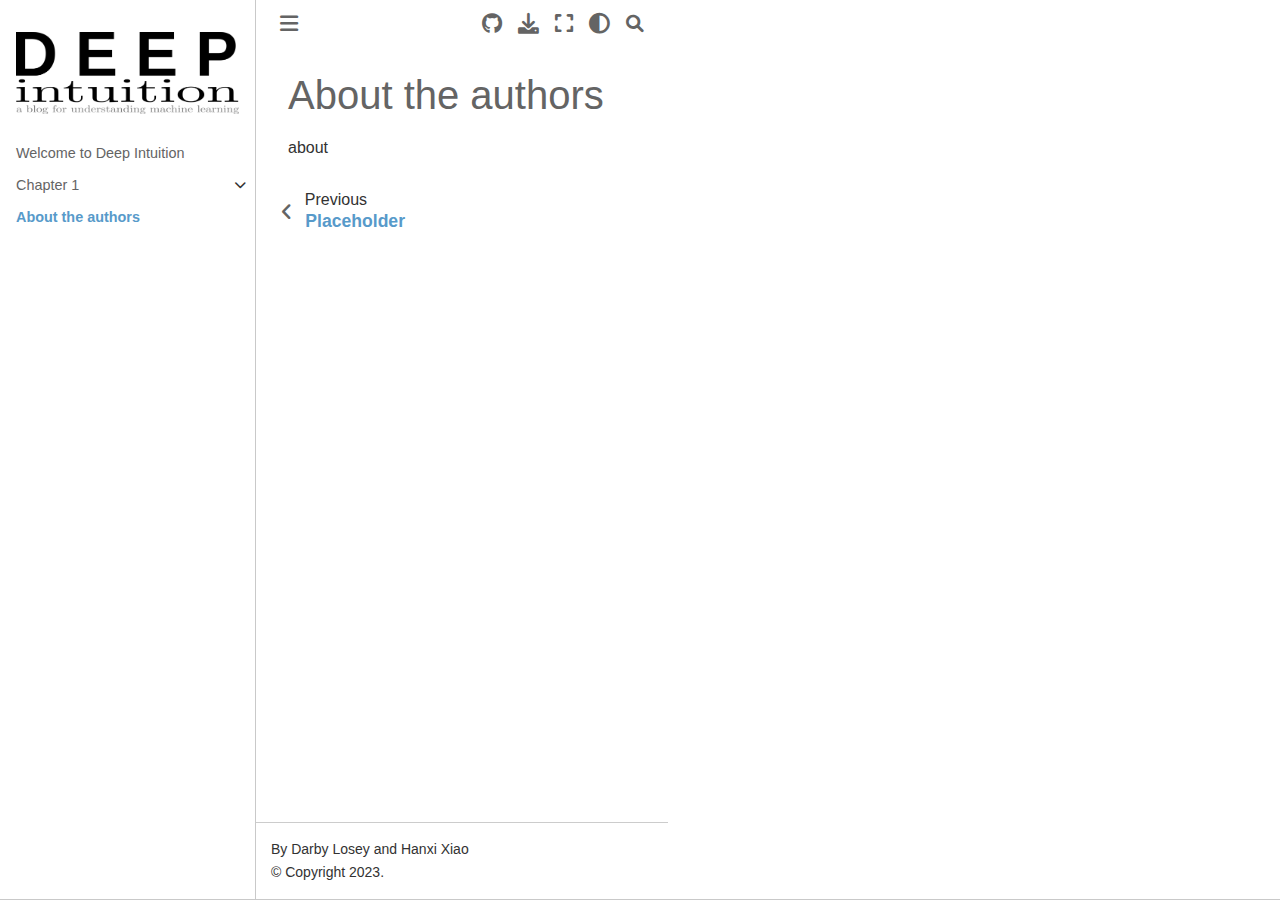
<file: about.html>
<!DOCTYPE html>


<html lang="en" >

  <head>
    <meta charset="utf-8" />
    <meta name="viewport" content="width=device-width, initial-scale=1.0" />
    <title>About the authors &#8212; Deep Intuition</title>
  
  
  
  <script data-cfasync="false">
    document.documentElement.dataset.mode = localStorage.getItem("mode") || "";
    document.documentElement.dataset.theme = localStorage.getItem("theme") || "light";
  </script>
  
  <!-- Loaded before other Sphinx assets -->
  <link href="_static/styles/theme.css?digest=e353d410970836974a52" rel="stylesheet" />
<link href="_static/styles/bootstrap.css?digest=e353d410970836974a52" rel="stylesheet" />
<link href="_static/styles/pydata-sphinx-theme.css?digest=e353d410970836974a52" rel="stylesheet" />

  
  <link href="_static/vendor/fontawesome/6.1.2/css/all.min.css?digest=e353d410970836974a52" rel="stylesheet" />
  <link rel="preload" as="font" type="font/woff2" crossorigin href="_static/vendor/fontawesome/6.1.2/webfonts/fa-solid-900.woff2" />
<link rel="preload" as="font" type="font/woff2" crossorigin href="_static/vendor/fontawesome/6.1.2/webfonts/fa-brands-400.woff2" />
<link rel="preload" as="font" type="font/woff2" crossorigin href="_static/vendor/fontawesome/6.1.2/webfonts/fa-regular-400.woff2" />

    <link rel="stylesheet" type="text/css" href="_static/pygments.css" />
    <link rel="stylesheet" href="_static/styles/sphinx-book-theme.css?digest=14f4ca6b54d191a8c7657f6c759bf11a5fb86285" type="text/css" />
    <link rel="stylesheet" type="text/css" href="_static/togglebutton.css" />
    <link rel="stylesheet" type="text/css" href="_static/copybutton.css" />
    <link rel="stylesheet" type="text/css" href="_static/mystnb.4510f1fc1dee50b3e5859aac5469c37c29e427902b24a333a5f9fcb2f0b3ac41.css" />
    <link rel="stylesheet" type="text/css" href="_static/sphinx-thebe.css" />
    <link rel="stylesheet" type="text/css" href="_static/design-style.4045f2051d55cab465a707391d5b2007.min.css" />
  
  <!-- Pre-loaded scripts that we'll load fully later -->
  <link rel="preload" as="script" href="_static/scripts/bootstrap.js?digest=e353d410970836974a52" />
<link rel="preload" as="script" href="_static/scripts/pydata-sphinx-theme.js?digest=e353d410970836974a52" />

    <script data-url_root="./" id="documentation_options" src="_static/documentation_options.js"></script>
    <script src="_static/jquery.js"></script>
    <script src="_static/underscore.js"></script>
    <script src="_static/_sphinx_javascript_frameworks_compat.js"></script>
    <script src="_static/doctools.js"></script>
    <script src="_static/clipboard.min.js"></script>
    <script src="_static/copybutton.js"></script>
    <script src="_static/scripts/sphinx-book-theme.js?digest=5a5c038af52cf7bc1a1ec88eea08e6366ee68824"></script>
    <script>let toggleHintShow = 'Click to show';</script>
    <script>let toggleHintHide = 'Click to hide';</script>
    <script>let toggleOpenOnPrint = 'true';</script>
    <script src="_static/togglebutton.js"></script>
    <script>var togglebuttonSelector = '.toggle, .admonition.dropdown';</script>
    <script src="_static/design-tabs.js"></script>
    <script>const THEBE_JS_URL = "https://unpkg.com/thebe@0.8.2/lib/index.js"
const thebe_selector = ".thebe,.cell"
const thebe_selector_input = "pre"
const thebe_selector_output = ".output, .cell_output"
</script>
    <script async="async" src="_static/sphinx-thebe.js"></script>
    <script>DOCUMENTATION_OPTIONS.pagename = 'about';</script>
    <link rel="author" title="About these documents" href="#" />
    <link rel="index" title="Index" href="genindex.html" />
    <link rel="search" title="Search" href="search.html" />
    <link rel="prev" title="Placeholder" href="influence/influence_estimation.html" />
  <meta name="viewport" content="width=device-width, initial-scale=1"/>
  <meta name="docsearch:language" content="en"/>
  </head>
  
  
  <body data-bs-spy="scroll" data-bs-target=".bd-toc-nav" data-offset="180" data-bs-root-margin="0px 0px -60%" data-default-mode="">

  
  
  <a class="skip-link" href="#main-content">Skip to main content</a>
  
  <input type="checkbox"
          class="sidebar-toggle"
          name="__primary"
          id="__primary"/>
  <label class="overlay overlay-primary" for="__primary"></label>
  
  <input type="checkbox"
          class="sidebar-toggle"
          name="__secondary"
          id="__secondary"/>
  <label class="overlay overlay-secondary" for="__secondary"></label>
  
  <div class="search-button__wrapper">
    <div class="search-button__overlay"></div>
    <div class="search-button__search-container">
<form class="bd-search d-flex align-items-center"
      action="search.html"
      method="get">
  <i class="fa-solid fa-magnifying-glass"></i>
  <input type="search"
         class="form-control"
         name="q"
         id="search-input"
         placeholder="Search this book..."
         aria-label="Search this book..."
         autocomplete="off"
         autocorrect="off"
         autocapitalize="off"
         spellcheck="false"/>
  <span class="search-button__kbd-shortcut"><kbd class="kbd-shortcut__modifier">Ctrl</kbd>+<kbd>K</kbd></span>
</form></div>
  </div>
  
    <nav class="bd-header navbar navbar-expand-lg bd-navbar">
    </nav>
  
  <div class="bd-container">
    <div class="bd-container__inner bd-page-width">
      
      <div class="bd-sidebar-primary bd-sidebar">
        

  
  <div class="sidebar-header-items sidebar-primary__section">
    
    
    
    
  </div>
  
    <div class="sidebar-primary-items__start sidebar-primary__section">
        <div class="sidebar-primary-item">
  

<a class="navbar-brand logo" href="intro.html">
  
  
  
  
    
    
      
    
    
    <img src="_static/word_logo.png" class="logo__image only-light" alt="Logo image"/>
    <script>document.write(`<img src="_static/word_logo.png" class="logo__image only-dark" alt="Logo image"/>`);</script>
  
  
</a></div>
        <div class="sidebar-primary-item"><nav class="bd-links" id="bd-docs-nav" aria-label="Main">
    <div class="bd-toc-item navbar-nav active">
        
        <ul class="nav bd-sidenav bd-sidenav__home-link">
            <li class="toctree-l1">
                <a class="reference internal" href="intro.html">
                    Welcome to Deep Intuition
                </a>
            </li>
        </ul>
        <ul class="current nav bd-sidenav">
<li class="toctree-l1 has-children"><a class="reference internal" href="influence/influence_motivation.html">Chapter 1</a><input class="toctree-checkbox" id="toctree-checkbox-1" name="toctree-checkbox-1" type="checkbox"/><label class="toctree-toggle" for="toctree-checkbox-1"><i class="fa-solid fa-chevron-down"></i></label><ul>
<li class="toctree-l2"><a class="reference internal" href="influence/influence_estimation.html">Placeholder</a></li>
</ul>
</li>
<li class="toctree-l1 current active"><a class="current reference internal" href="#">About the authors</a></li>
</ul>

    </div>
</nav></div>
    </div>
  
  
  <div class="sidebar-primary-items__end sidebar-primary__section">
  </div>
  
  <div id="rtd-footer-container"></div>


      </div>
      
      <main id="main-content" class="bd-main">
        
        

<div class="sbt-scroll-pixel-helper"></div>

          <div class="bd-content">
            <div class="bd-article-container">
              
              <div class="bd-header-article">
<div class="header-article-items header-article__inner">
  
    <div class="header-article-items__start">
      
        <div class="header-article-item"><label class="sidebar-toggle primary-toggle btn btn-sm" for="__primary" title="Toggle primary sidebar" data-bs-placement="bottom" data-bs-toggle="tooltip">
  <span class="fa-solid fa-bars"></span>
</label></div>
      
    </div>
  
  
    <div class="header-article-items__end">
      
        <div class="header-article-item">

<div class="article-header-buttons">





<div class="dropdown dropdown-source-buttons">
  <button class="btn dropdown-toggle" type="button" data-bs-toggle="dropdown" aria-expanded="false" aria-label="Source repositories">
    <i class="fab fa-github"></i>
  </button>
  <ul class="dropdown-menu">
      
      
      
      <li><a href="https://github.com/DeepIntuitionAI/DeepIntuitionAI.github.io/tree/gh-pages" target="_blank"
   class="btn btn-sm btn-source-repository-button dropdown-item"
   title="Source repository"
   data-bs-placement="left" data-bs-toggle="tooltip"
>
  

<span class="btn__icon-container">
  <i class="fab fa-github"></i>
  </span>
<span class="btn__text-container">Repository</span>
</a>
</li>
      
      
      
      
      <li><a href="https://github.com/DeepIntuitionAI/DeepIntuitionAI.github.io/tree/gh-pages/issues/new?title=Issue%20on%20page%20%2Fabout.html&body=Your%20issue%20content%20here." target="_blank"
   class="btn btn-sm btn-source-issues-button dropdown-item"
   title="Open an issue"
   data-bs-placement="left" data-bs-toggle="tooltip"
>
  

<span class="btn__icon-container">
  <i class="fas fa-lightbulb"></i>
  </span>
<span class="btn__text-container">Open issue</span>
</a>
</li>
      
  </ul>
</div>






<div class="dropdown dropdown-download-buttons">
  <button class="btn dropdown-toggle" type="button" data-bs-toggle="dropdown" aria-expanded="false" aria-label="Download this page">
    <i class="fas fa-download"></i>
  </button>
  <ul class="dropdown-menu">
      
      
      
      <li><a href="_sources/about.md" target="_blank"
   class="btn btn-sm btn-download-source-button dropdown-item"
   title="Download source file"
   data-bs-placement="left" data-bs-toggle="tooltip"
>
  

<span class="btn__icon-container">
  <i class="fas fa-file"></i>
  </span>
<span class="btn__text-container">.md</span>
</a>
</li>
      
      
      
      
      <li>
<button onclick="window.print()"
  class="btn btn-sm btn-download-pdf-button dropdown-item"
  title="Print to PDF"
  data-bs-placement="left" data-bs-toggle="tooltip"
>
  

<span class="btn__icon-container">
  <i class="fas fa-file-pdf"></i>
  </span>
<span class="btn__text-container">.pdf</span>
</button>
</li>
      
  </ul>
</div>




<button onclick="toggleFullScreen()"
  class="btn btn-sm btn-fullscreen-button"
  title="Fullscreen mode"
  data-bs-placement="bottom" data-bs-toggle="tooltip"
>
  

<span class="btn__icon-container">
  <i class="fas fa-expand"></i>
  </span>

</button>


<script>
document.write(`
  <button class="theme-switch-button btn btn-sm btn-outline-primary navbar-btn rounded-circle" title="light/dark" aria-label="light/dark" data-bs-placement="bottom" data-bs-toggle="tooltip">
    <span class="theme-switch" data-mode="light"><i class="fa-solid fa-sun"></i></span>
    <span class="theme-switch" data-mode="dark"><i class="fa-solid fa-moon"></i></span>
    <span class="theme-switch" data-mode="auto"><i class="fa-solid fa-circle-half-stroke"></i></span>
  </button>
`);
</script>

<script>
document.write(`
  <button class="btn btn-sm navbar-btn search-button search-button__button" title="Search" aria-label="Search" data-bs-placement="bottom" data-bs-toggle="tooltip">
    <i class="fa-solid fa-magnifying-glass"></i>
  </button>
`);
</script>

</div></div>
      
    </div>
  
</div>
</div>
              
              

<div id="jb-print-docs-body" class="onlyprint">
    <h1>About the authors</h1>
    <!-- Table of contents -->
    <div id="print-main-content">
        <div id="jb-print-toc">
            
        </div>
    </div>
</div>

              
                
<div id="searchbox"></div>
                <article class="bd-article" role="main">
                  
  <div class="tex2jax_ignore mathjax_ignore section" id="about-the-authors">
<h1>About the authors<a class="headerlink" href="#about-the-authors" title="Permalink to this heading">#</a></h1>
<p>about</p>
</div>

    <script type="text/x-thebe-config">
    {
        requestKernel: true,
        binderOptions: {
            repo: "binder-examples/jupyter-stacks-datascience",
            ref: "master",
        },
        codeMirrorConfig: {
            theme: "abcdef",
            mode: "python"
        },
        kernelOptions: {
            name: "python3",
            path: "./."
        },
        predefinedOutput: true
    }
    </script>
    <script>kernelName = 'python3'</script>

                </article>
              

              
              
                <footer class="bd-footer-article">
                  
<div class="footer-article-items footer-article__inner">
  
    <div class="footer-article-item"><!-- Previous / next buttons -->
<div class="prev-next-area">
    <a class="left-prev"
       href="influence/influence_estimation.html"
       title="previous page">
      <i class="fa-solid fa-angle-left"></i>
      <div class="prev-next-info">
        <p class="prev-next-subtitle">previous</p>
        <p class="prev-next-title">Placeholder</p>
      </div>
    </a>
</div></div>
  
</div>

                </footer>
              
            </div>
            
            
              
            
          </div>
          <footer class="bd-footer-content">
            
<div class="bd-footer-content__inner container">
  
  <div class="footer-item">
    
<p class="component-author">
By Darby Losey and Hanxi Xiao
</p>

  </div>
  
  <div class="footer-item">
    
  <p class="copyright">
    
      © Copyright 2023.
      <br/>
    
  </p>

  </div>
  
  <div class="footer-item">
    
  </div>
  
  <div class="footer-item">
    
  </div>
  
</div>
          </footer>
        

      </main>
    </div>
  </div>
  
  <!-- Scripts loaded after <body> so the DOM is not blocked -->
  <script src="_static/scripts/bootstrap.js?digest=e353d410970836974a52"></script>
<script src="_static/scripts/pydata-sphinx-theme.js?digest=e353d410970836974a52"></script>

  <footer class="bd-footer">
  </footer>
  </body>
</html>
</file>
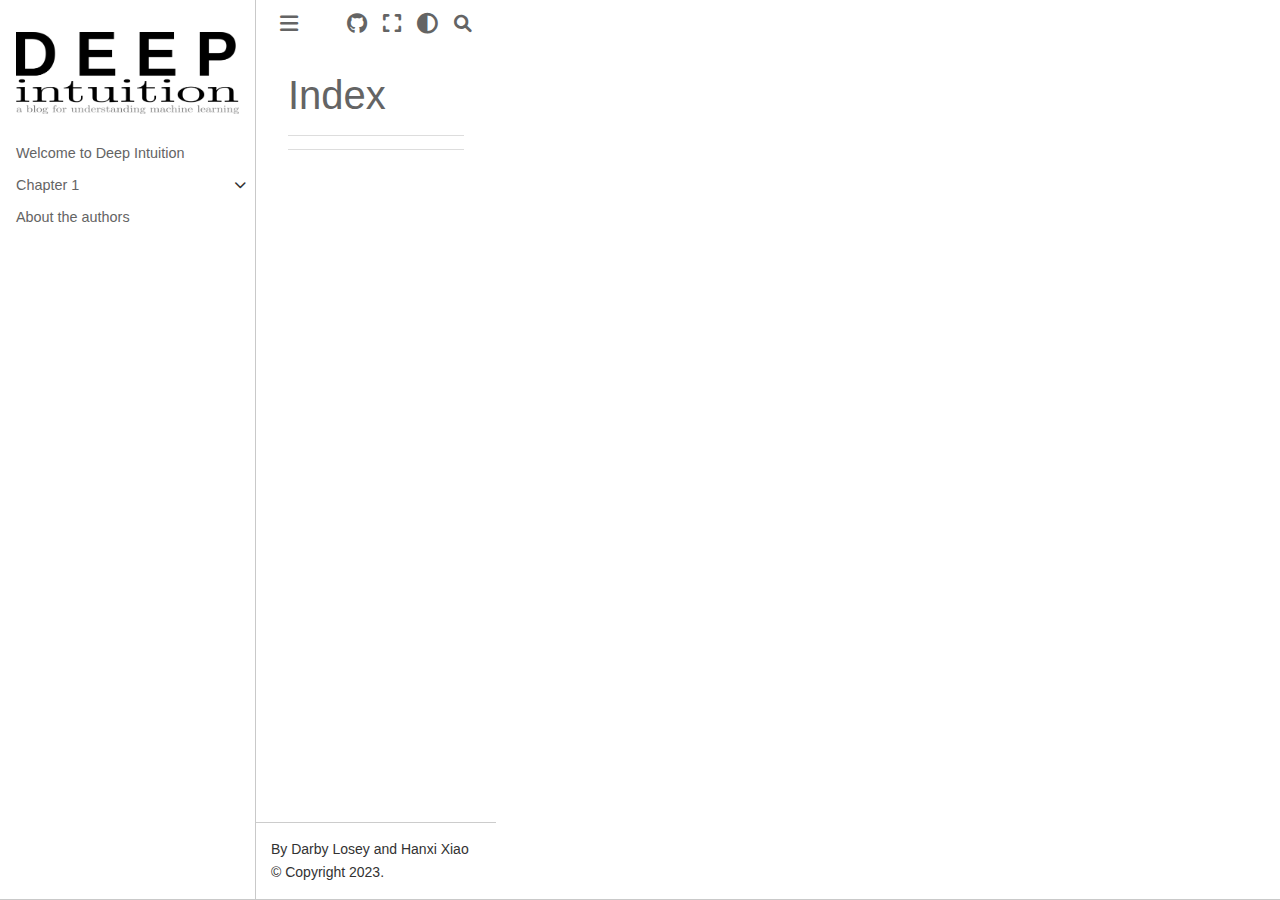
<file: genindex.html>
<!DOCTYPE html>


<html lang="en" >

  <head>
    <meta charset="utf-8" />
    <meta name="viewport" content="width=device-width, initial-scale=1.0" />
    <title>Index &#8212; Deep Intuition</title>
  
  
  
  <script data-cfasync="false">
    document.documentElement.dataset.mode = localStorage.getItem("mode") || "";
    document.documentElement.dataset.theme = localStorage.getItem("theme") || "light";
  </script>
  
  <!-- Loaded before other Sphinx assets -->
  <link href="_static/styles/theme.css?digest=e353d410970836974a52" rel="stylesheet" />
<link href="_static/styles/bootstrap.css?digest=e353d410970836974a52" rel="stylesheet" />
<link href="_static/styles/pydata-sphinx-theme.css?digest=e353d410970836974a52" rel="stylesheet" />

  
  <link href="_static/vendor/fontawesome/6.1.2/css/all.min.css?digest=e353d410970836974a52" rel="stylesheet" />
  <link rel="preload" as="font" type="font/woff2" crossorigin href="_static/vendor/fontawesome/6.1.2/webfonts/fa-solid-900.woff2" />
<link rel="preload" as="font" type="font/woff2" crossorigin href="_static/vendor/fontawesome/6.1.2/webfonts/fa-brands-400.woff2" />
<link rel="preload" as="font" type="font/woff2" crossorigin href="_static/vendor/fontawesome/6.1.2/webfonts/fa-regular-400.woff2" />

    <link rel="stylesheet" type="text/css" href="_static/pygments.css" />
    <link rel="stylesheet" href="_static/styles/sphinx-book-theme.css?digest=14f4ca6b54d191a8c7657f6c759bf11a5fb86285" type="text/css" />
    <link rel="stylesheet" type="text/css" href="_static/togglebutton.css" />
    <link rel="stylesheet" type="text/css" href="_static/copybutton.css" />
    <link rel="stylesheet" type="text/css" href="_static/mystnb.4510f1fc1dee50b3e5859aac5469c37c29e427902b24a333a5f9fcb2f0b3ac41.css" />
    <link rel="stylesheet" type="text/css" href="_static/sphinx-thebe.css" />
    <link rel="stylesheet" type="text/css" href="_static/design-style.4045f2051d55cab465a707391d5b2007.min.css" />
  
  <!-- Pre-loaded scripts that we'll load fully later -->
  <link rel="preload" as="script" href="_static/scripts/bootstrap.js?digest=e353d410970836974a52" />
<link rel="preload" as="script" href="_static/scripts/pydata-sphinx-theme.js?digest=e353d410970836974a52" />

    <script data-url_root="./" id="documentation_options" src="_static/documentation_options.js"></script>
    <script src="_static/jquery.js"></script>
    <script src="_static/underscore.js"></script>
    <script src="_static/_sphinx_javascript_frameworks_compat.js"></script>
    <script src="_static/doctools.js"></script>
    <script src="_static/clipboard.min.js"></script>
    <script src="_static/copybutton.js"></script>
    <script src="_static/scripts/sphinx-book-theme.js?digest=5a5c038af52cf7bc1a1ec88eea08e6366ee68824"></script>
    <script>let toggleHintShow = 'Click to show';</script>
    <script>let toggleHintHide = 'Click to hide';</script>
    <script>let toggleOpenOnPrint = 'true';</script>
    <script src="_static/togglebutton.js"></script>
    <script>var togglebuttonSelector = '.toggle, .admonition.dropdown';</script>
    <script src="_static/design-tabs.js"></script>
    <script>const THEBE_JS_URL = "https://unpkg.com/thebe@0.8.2/lib/index.js"
const thebe_selector = ".thebe,.cell"
const thebe_selector_input = "pre"
const thebe_selector_output = ".output, .cell_output"
</script>
    <script async="async" src="_static/sphinx-thebe.js"></script>
    <script>DOCUMENTATION_OPTIONS.pagename = 'genindex';</script>
    <link rel="author" title="About these documents" href="about.html" />
    <link rel="index" title="Index" href="#" />
    <link rel="search" title="Search" href="search.html" />
  <meta name="viewport" content="width=device-width, initial-scale=1"/>
  <meta name="docsearch:language" content="en"/>
  </head>
  
  
  <body data-bs-spy="scroll" data-bs-target=".bd-toc-nav" data-offset="180" data-bs-root-margin="0px 0px -60%" data-default-mode="">

  
  
  <a class="skip-link" href="#main-content">Skip to main content</a>
  
  <input type="checkbox"
          class="sidebar-toggle"
          name="__primary"
          id="__primary"/>
  <label class="overlay overlay-primary" for="__primary"></label>
  
  <input type="checkbox"
          class="sidebar-toggle"
          name="__secondary"
          id="__secondary"/>
  <label class="overlay overlay-secondary" for="__secondary"></label>
  
  <div class="search-button__wrapper">
    <div class="search-button__overlay"></div>
    <div class="search-button__search-container">
<form class="bd-search d-flex align-items-center"
      action="search.html"
      method="get">
  <i class="fa-solid fa-magnifying-glass"></i>
  <input type="search"
         class="form-control"
         name="q"
         id="search-input"
         placeholder="Search this book..."
         aria-label="Search this book..."
         autocomplete="off"
         autocorrect="off"
         autocapitalize="off"
         spellcheck="false"/>
  <span class="search-button__kbd-shortcut"><kbd class="kbd-shortcut__modifier">Ctrl</kbd>+<kbd>K</kbd></span>
</form></div>
  </div>
  
    <nav class="bd-header navbar navbar-expand-lg bd-navbar">
    </nav>
  
  <div class="bd-container">
    <div class="bd-container__inner bd-page-width">
      
      <div class="bd-sidebar-primary bd-sidebar">
        

  
  <div class="sidebar-header-items sidebar-primary__section">
    
    
    
    
  </div>
  
    <div class="sidebar-primary-items__start sidebar-primary__section">
        <div class="sidebar-primary-item">
  

<a class="navbar-brand logo" href="intro.html">
  
  
  
  
    
    
      
    
    
    <img src="_static/word_logo.png" class="logo__image only-light" alt="Logo image"/>
    <script>document.write(`<img src="_static/word_logo.png" class="logo__image only-dark" alt="Logo image"/>`);</script>
  
  
</a></div>
        <div class="sidebar-primary-item"><nav class="bd-links" id="bd-docs-nav" aria-label="Main">
    <div class="bd-toc-item navbar-nav active">
        
        <ul class="nav bd-sidenav bd-sidenav__home-link">
            <li class="toctree-l1">
                <a class="reference internal" href="intro.html">
                    Welcome to Deep Intuition
                </a>
            </li>
        </ul>
        <ul class="nav bd-sidenav">
<li class="toctree-l1 has-children"><a class="reference internal" href="influence/influence_motivation.html">Chapter 1</a><input class="toctree-checkbox" id="toctree-checkbox-1" name="toctree-checkbox-1" type="checkbox"/><label class="toctree-toggle" for="toctree-checkbox-1"><i class="fa-solid fa-chevron-down"></i></label><ul>
<li class="toctree-l2"><a class="reference internal" href="influence/influence_estimation.html">Placeholder</a></li>
</ul>
</li>
<li class="toctree-l1"><a class="reference internal" href="about.html">About the authors</a></li>
</ul>

    </div>
</nav></div>
    </div>
  
  
  <div class="sidebar-primary-items__end sidebar-primary__section">
  </div>
  
  <div id="rtd-footer-container"></div>


      </div>
      
      <main id="main-content" class="bd-main">
        
        

<div class="sbt-scroll-pixel-helper"></div>

          <div class="bd-content">
            <div class="bd-article-container">
              
              <div class="bd-header-article">
<div class="header-article-items header-article__inner">
  
    <div class="header-article-items__start">
      
        <div class="header-article-item"><label class="sidebar-toggle primary-toggle btn btn-sm" for="__primary" title="Toggle primary sidebar" data-bs-placement="bottom" data-bs-toggle="tooltip">
  <span class="fa-solid fa-bars"></span>
</label></div>
      
    </div>
  
  
    <div class="header-article-items__end">
      
        <div class="header-article-item">

<div class="article-header-buttons">





<div class="dropdown dropdown-source-buttons">
  <button class="btn dropdown-toggle" type="button" data-bs-toggle="dropdown" aria-expanded="false" aria-label="Source repositories">
    <i class="fab fa-github"></i>
  </button>
  <ul class="dropdown-menu">
      
      
      
      <li><a href="https://github.com/DeepIntuitionAI/DeepIntuitionAI.github.io/tree/gh-pages" target="_blank"
   class="btn btn-sm btn-source-repository-button dropdown-item"
   title="Source repository"
   data-bs-placement="left" data-bs-toggle="tooltip"
>
  

<span class="btn__icon-container">
  <i class="fab fa-github"></i>
  </span>
<span class="btn__text-container">Repository</span>
</a>
</li>
      
      
      
      
      <li><a href="https://github.com/DeepIntuitionAI/DeepIntuitionAI.github.io/tree/gh-pages/issues/new?title=Issue%20on%20page%20%2Fgenindex.html&body=Your%20issue%20content%20here." target="_blank"
   class="btn btn-sm btn-source-issues-button dropdown-item"
   title="Open an issue"
   data-bs-placement="left" data-bs-toggle="tooltip"
>
  

<span class="btn__icon-container">
  <i class="fas fa-lightbulb"></i>
  </span>
<span class="btn__text-container">Open issue</span>
</a>
</li>
      
  </ul>
</div>




<button onclick="toggleFullScreen()"
  class="btn btn-sm btn-fullscreen-button"
  title="Fullscreen mode"
  data-bs-placement="bottom" data-bs-toggle="tooltip"
>
  

<span class="btn__icon-container">
  <i class="fas fa-expand"></i>
  </span>

</button>


<script>
document.write(`
  <button class="theme-switch-button btn btn-sm btn-outline-primary navbar-btn rounded-circle" title="light/dark" aria-label="light/dark" data-bs-placement="bottom" data-bs-toggle="tooltip">
    <span class="theme-switch" data-mode="light"><i class="fa-solid fa-sun"></i></span>
    <span class="theme-switch" data-mode="dark"><i class="fa-solid fa-moon"></i></span>
    <span class="theme-switch" data-mode="auto"><i class="fa-solid fa-circle-half-stroke"></i></span>
  </button>
`);
</script>

<script>
document.write(`
  <button class="btn btn-sm navbar-btn search-button search-button__button" title="Search" aria-label="Search" data-bs-placement="bottom" data-bs-toggle="tooltip">
    <i class="fa-solid fa-magnifying-glass"></i>
  </button>
`);
</script>

</div></div>
      
    </div>
  
</div>
</div>
              
              

<div id="jb-print-docs-body" class="onlyprint">
    <h1></h1>
    <!-- Table of contents -->
    <div id="print-main-content">
        <div id="jb-print-toc">
            
        </div>
    </div>
</div>

              
                
<div id="searchbox"></div>
                <article class="bd-article" role="main">
                  

<h1 id="index">Index</h1>

<div class="genindex-jumpbox">
 
</div>


                </article>
              

              
              
                <footer class="bd-footer-article">
                  
<div class="footer-article-items footer-article__inner">
  
    <div class="footer-article-item"><!-- Previous / next buttons -->
<div class="prev-next-area">
</div></div>
  
</div>

                </footer>
              
            </div>
            
            
              
            
          </div>
          <footer class="bd-footer-content">
            
<div class="bd-footer-content__inner container">
  
  <div class="footer-item">
    
<p class="component-author">
By Darby Losey and Hanxi Xiao
</p>

  </div>
  
  <div class="footer-item">
    
  <p class="copyright">
    
      © Copyright 2023.
      <br/>
    
  </p>

  </div>
  
  <div class="footer-item">
    
  </div>
  
  <div class="footer-item">
    
  </div>
  
</div>
          </footer>
        

      </main>
    </div>
  </div>
  
  <!-- Scripts loaded after <body> so the DOM is not blocked -->
  <script src="_static/scripts/bootstrap.js?digest=e353d410970836974a52"></script>
<script src="_static/scripts/pydata-sphinx-theme.js?digest=e353d410970836974a52"></script>

  <footer class="bd-footer">
  </footer>
  </body>
</html>
</file>
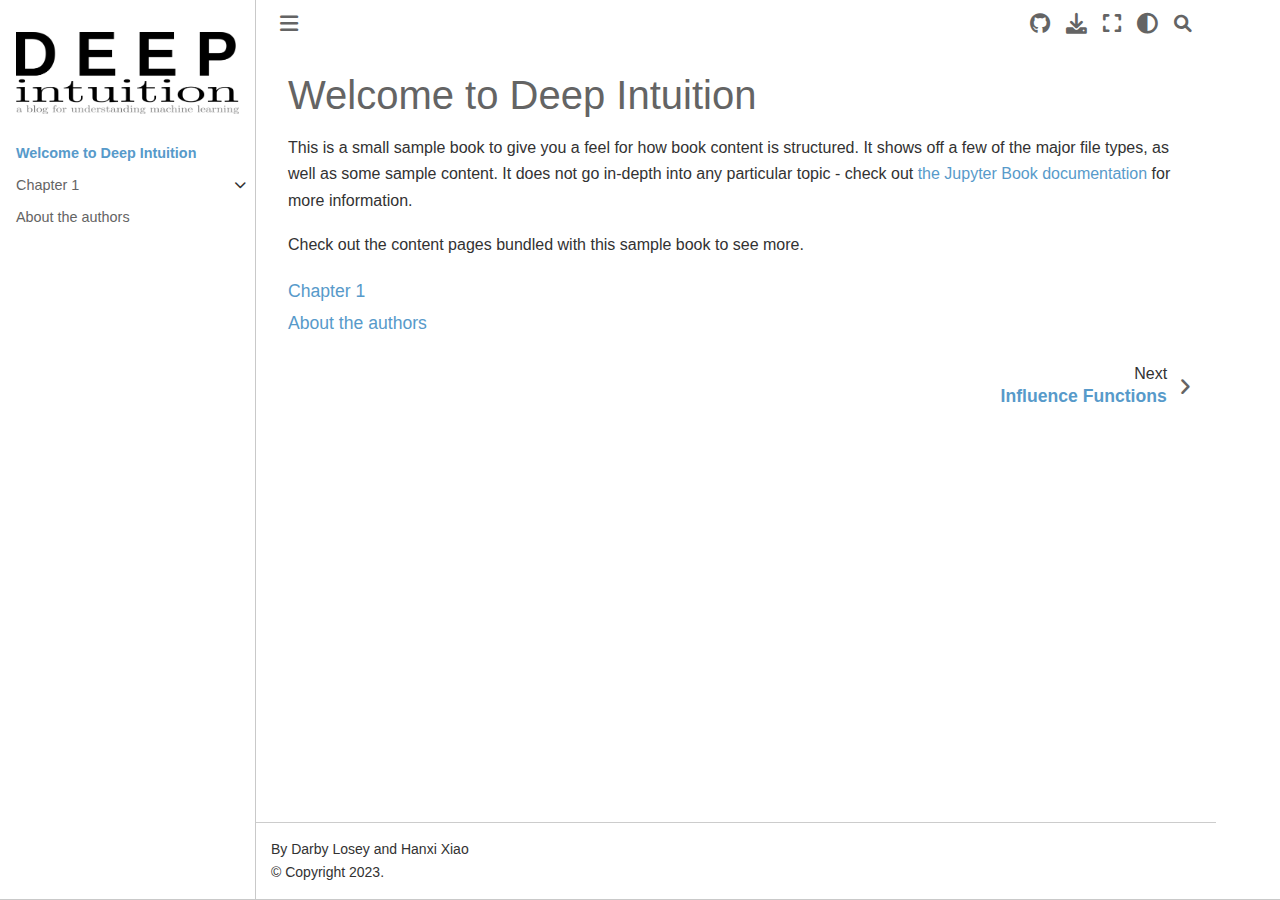
<file: intro.html>
<!DOCTYPE html>


<html lang="en" >

  <head>
    <meta charset="utf-8" />
    <meta name="viewport" content="width=device-width, initial-scale=1.0" />
    <title>Welcome to Deep Intuition &#8212; Deep Intuition</title>
  
  
  
  <script data-cfasync="false">
    document.documentElement.dataset.mode = localStorage.getItem("mode") || "";
    document.documentElement.dataset.theme = localStorage.getItem("theme") || "light";
  </script>
  
  <!-- Loaded before other Sphinx assets -->
  <link href="_static/styles/theme.css?digest=e353d410970836974a52" rel="stylesheet" />
<link href="_static/styles/bootstrap.css?digest=e353d410970836974a52" rel="stylesheet" />
<link href="_static/styles/pydata-sphinx-theme.css?digest=e353d410970836974a52" rel="stylesheet" />

  
  <link href="_static/vendor/fontawesome/6.1.2/css/all.min.css?digest=e353d410970836974a52" rel="stylesheet" />
  <link rel="preload" as="font" type="font/woff2" crossorigin href="_static/vendor/fontawesome/6.1.2/webfonts/fa-solid-900.woff2" />
<link rel="preload" as="font" type="font/woff2" crossorigin href="_static/vendor/fontawesome/6.1.2/webfonts/fa-brands-400.woff2" />
<link rel="preload" as="font" type="font/woff2" crossorigin href="_static/vendor/fontawesome/6.1.2/webfonts/fa-regular-400.woff2" />

    <link rel="stylesheet" type="text/css" href="_static/pygments.css" />
    <link rel="stylesheet" href="_static/styles/sphinx-book-theme.css?digest=14f4ca6b54d191a8c7657f6c759bf11a5fb86285" type="text/css" />
    <link rel="stylesheet" type="text/css" href="_static/togglebutton.css" />
    <link rel="stylesheet" type="text/css" href="_static/copybutton.css" />
    <link rel="stylesheet" type="text/css" href="_static/mystnb.4510f1fc1dee50b3e5859aac5469c37c29e427902b24a333a5f9fcb2f0b3ac41.css" />
    <link rel="stylesheet" type="text/css" href="_static/sphinx-thebe.css" />
    <link rel="stylesheet" type="text/css" href="_static/design-style.4045f2051d55cab465a707391d5b2007.min.css" />
  
  <!-- Pre-loaded scripts that we'll load fully later -->
  <link rel="preload" as="script" href="_static/scripts/bootstrap.js?digest=e353d410970836974a52" />
<link rel="preload" as="script" href="_static/scripts/pydata-sphinx-theme.js?digest=e353d410970836974a52" />

    <script data-url_root="./" id="documentation_options" src="_static/documentation_options.js"></script>
    <script src="_static/jquery.js"></script>
    <script src="_static/underscore.js"></script>
    <script src="_static/_sphinx_javascript_frameworks_compat.js"></script>
    <script src="_static/doctools.js"></script>
    <script src="_static/clipboard.min.js"></script>
    <script src="_static/copybutton.js"></script>
    <script src="_static/scripts/sphinx-book-theme.js?digest=5a5c038af52cf7bc1a1ec88eea08e6366ee68824"></script>
    <script>let toggleHintShow = 'Click to show';</script>
    <script>let toggleHintHide = 'Click to hide';</script>
    <script>let toggleOpenOnPrint = 'true';</script>
    <script src="_static/togglebutton.js"></script>
    <script>var togglebuttonSelector = '.toggle, .admonition.dropdown';</script>
    <script src="_static/design-tabs.js"></script>
    <script>const THEBE_JS_URL = "https://unpkg.com/thebe@0.8.2/lib/index.js"
const thebe_selector = ".thebe,.cell"
const thebe_selector_input = "pre"
const thebe_selector_output = ".output, .cell_output"
</script>
    <script async="async" src="_static/sphinx-thebe.js"></script>
    <script>DOCUMENTATION_OPTIONS.pagename = 'intro';</script>
    <link rel="author" title="About these documents" href="about.html" />
    <link rel="index" title="Index" href="genindex.html" />
    <link rel="search" title="Search" href="search.html" />
    <link rel="next" title="Influence Functions" href="influence/influence_motivation.html" />
  <meta name="viewport" content="width=device-width, initial-scale=1"/>
  <meta name="docsearch:language" content="en"/>
  </head>
  
  
  <body data-bs-spy="scroll" data-bs-target=".bd-toc-nav" data-offset="180" data-bs-root-margin="0px 0px -60%" data-default-mode="">

  
  
  <a class="skip-link" href="#main-content">Skip to main content</a>
  
  <input type="checkbox"
          class="sidebar-toggle"
          name="__primary"
          id="__primary"/>
  <label class="overlay overlay-primary" for="__primary"></label>
  
  <input type="checkbox"
          class="sidebar-toggle"
          name="__secondary"
          id="__secondary"/>
  <label class="overlay overlay-secondary" for="__secondary"></label>
  
  <div class="search-button__wrapper">
    <div class="search-button__overlay"></div>
    <div class="search-button__search-container">
<form class="bd-search d-flex align-items-center"
      action="search.html"
      method="get">
  <i class="fa-solid fa-magnifying-glass"></i>
  <input type="search"
         class="form-control"
         name="q"
         id="search-input"
         placeholder="Search this book..."
         aria-label="Search this book..."
         autocomplete="off"
         autocorrect="off"
         autocapitalize="off"
         spellcheck="false"/>
  <span class="search-button__kbd-shortcut"><kbd class="kbd-shortcut__modifier">Ctrl</kbd>+<kbd>K</kbd></span>
</form></div>
  </div>
  
    <nav class="bd-header navbar navbar-expand-lg bd-navbar">
    </nav>
  
  <div class="bd-container">
    <div class="bd-container__inner bd-page-width">
      
      <div class="bd-sidebar-primary bd-sidebar">
        

  
  <div class="sidebar-header-items sidebar-primary__section">
    
    
    
    
  </div>
  
    <div class="sidebar-primary-items__start sidebar-primary__section">
        <div class="sidebar-primary-item">
  

<a class="navbar-brand logo" href="#">
  
  
  
  
    
    
      
    
    
    <img src="_static/word_logo.png" class="logo__image only-light" alt="Logo image"/>
    <script>document.write(`<img src="_static/word_logo.png" class="logo__image only-dark" alt="Logo image"/>`);</script>
  
  
</a></div>
        <div class="sidebar-primary-item"><nav class="bd-links" id="bd-docs-nav" aria-label="Main">
    <div class="bd-toc-item navbar-nav active">
        
        <ul class="nav bd-sidenav bd-sidenav__home-link">
            <li class="toctree-l1 current active">
                <a class="reference internal" href="#">
                    Welcome to Deep Intuition
                </a>
            </li>
        </ul>
        <ul class="nav bd-sidenav">
<li class="toctree-l1 has-children"><a class="reference internal" href="influence/influence_motivation.html">Chapter 1</a><input class="toctree-checkbox" id="toctree-checkbox-1" name="toctree-checkbox-1" type="checkbox"/><label class="toctree-toggle" for="toctree-checkbox-1"><i class="fa-solid fa-chevron-down"></i></label><ul>
<li class="toctree-l2"><a class="reference internal" href="influence/influence_estimation.html">Placeholder</a></li>
</ul>
</li>
<li class="toctree-l1"><a class="reference internal" href="about.html">About the authors</a></li>
</ul>

    </div>
</nav></div>
    </div>
  
  
  <div class="sidebar-primary-items__end sidebar-primary__section">
  </div>
  
  <div id="rtd-footer-container"></div>


      </div>
      
      <main id="main-content" class="bd-main">
        
        

<div class="sbt-scroll-pixel-helper"></div>

          <div class="bd-content">
            <div class="bd-article-container">
              
              <div class="bd-header-article">
<div class="header-article-items header-article__inner">
  
    <div class="header-article-items__start">
      
        <div class="header-article-item"><label class="sidebar-toggle primary-toggle btn btn-sm" for="__primary" title="Toggle primary sidebar" data-bs-placement="bottom" data-bs-toggle="tooltip">
  <span class="fa-solid fa-bars"></span>
</label></div>
      
    </div>
  
  
    <div class="header-article-items__end">
      
        <div class="header-article-item">

<div class="article-header-buttons">





<div class="dropdown dropdown-source-buttons">
  <button class="btn dropdown-toggle" type="button" data-bs-toggle="dropdown" aria-expanded="false" aria-label="Source repositories">
    <i class="fab fa-github"></i>
  </button>
  <ul class="dropdown-menu">
      
      
      
      <li><a href="https://github.com/DeepIntuitionAI/DeepIntuitionAI.github.io/tree/gh-pages" target="_blank"
   class="btn btn-sm btn-source-repository-button dropdown-item"
   title="Source repository"
   data-bs-placement="left" data-bs-toggle="tooltip"
>
  

<span class="btn__icon-container">
  <i class="fab fa-github"></i>
  </span>
<span class="btn__text-container">Repository</span>
</a>
</li>
      
      
      
      
      <li><a href="https://github.com/DeepIntuitionAI/DeepIntuitionAI.github.io/tree/gh-pages/issues/new?title=Issue%20on%20page%20%2Fintro.html&body=Your%20issue%20content%20here." target="_blank"
   class="btn btn-sm btn-source-issues-button dropdown-item"
   title="Open an issue"
   data-bs-placement="left" data-bs-toggle="tooltip"
>
  

<span class="btn__icon-container">
  <i class="fas fa-lightbulb"></i>
  </span>
<span class="btn__text-container">Open issue</span>
</a>
</li>
      
  </ul>
</div>






<div class="dropdown dropdown-download-buttons">
  <button class="btn dropdown-toggle" type="button" data-bs-toggle="dropdown" aria-expanded="false" aria-label="Download this page">
    <i class="fas fa-download"></i>
  </button>
  <ul class="dropdown-menu">
      
      
      
      <li><a href="_sources/intro.md" target="_blank"
   class="btn btn-sm btn-download-source-button dropdown-item"
   title="Download source file"
   data-bs-placement="left" data-bs-toggle="tooltip"
>
  

<span class="btn__icon-container">
  <i class="fas fa-file"></i>
  </span>
<span class="btn__text-container">.md</span>
</a>
</li>
      
      
      
      
      <li>
<button onclick="window.print()"
  class="btn btn-sm btn-download-pdf-button dropdown-item"
  title="Print to PDF"
  data-bs-placement="left" data-bs-toggle="tooltip"
>
  

<span class="btn__icon-container">
  <i class="fas fa-file-pdf"></i>
  </span>
<span class="btn__text-container">.pdf</span>
</button>
</li>
      
  </ul>
</div>




<button onclick="toggleFullScreen()"
  class="btn btn-sm btn-fullscreen-button"
  title="Fullscreen mode"
  data-bs-placement="bottom" data-bs-toggle="tooltip"
>
  

<span class="btn__icon-container">
  <i class="fas fa-expand"></i>
  </span>

</button>


<script>
document.write(`
  <button class="theme-switch-button btn btn-sm btn-outline-primary navbar-btn rounded-circle" title="light/dark" aria-label="light/dark" data-bs-placement="bottom" data-bs-toggle="tooltip">
    <span class="theme-switch" data-mode="light"><i class="fa-solid fa-sun"></i></span>
    <span class="theme-switch" data-mode="dark"><i class="fa-solid fa-moon"></i></span>
    <span class="theme-switch" data-mode="auto"><i class="fa-solid fa-circle-half-stroke"></i></span>
  </button>
`);
</script>

<script>
document.write(`
  <button class="btn btn-sm navbar-btn search-button search-button__button" title="Search" aria-label="Search" data-bs-placement="bottom" data-bs-toggle="tooltip">
    <i class="fa-solid fa-magnifying-glass"></i>
  </button>
`);
</script>

</div></div>
      
    </div>
  
</div>
</div>
              
              

<div id="jb-print-docs-body" class="onlyprint">
    <h1>Welcome to Deep Intuition</h1>
    <!-- Table of contents -->
    <div id="print-main-content">
        <div id="jb-print-toc">
            
        </div>
    </div>
</div>

              
                
<div id="searchbox"></div>
                <article class="bd-article" role="main">
                  
  <div class="tex2jax_ignore mathjax_ignore section" id="welcome-to-deep-intuition">
<h1>Welcome to Deep Intuition<a class="headerlink" href="#welcome-to-deep-intuition" title="Permalink to this heading">#</a></h1>
<p>This is a small sample book to give you a feel for how book content is
structured.
It shows off a few of the major file types, as well as some sample content.
It does not go in-depth into any particular topic - check out <a class="reference external" href="https://jupyterbook.org">the Jupyter Book documentation</a> for more information.</p>
<p>Check out the content pages bundled with this sample book to see more.</p>
<div class="toctree-wrapper compound">
<ul>
<li class="toctree-l1"><a class="reference internal" href="influence/influence_motivation.html">Chapter 1</a></li>
<li class="toctree-l1"><a class="reference internal" href="about.html">About the authors</a></li>
</ul>
</div>
</div>

    <script type="text/x-thebe-config">
    {
        requestKernel: true,
        binderOptions: {
            repo: "binder-examples/jupyter-stacks-datascience",
            ref: "master",
        },
        codeMirrorConfig: {
            theme: "abcdef",
            mode: "python"
        },
        kernelOptions: {
            name: "python3",
            path: "./."
        },
        predefinedOutput: true
    }
    </script>
    <script>kernelName = 'python3'</script>

                </article>
              

              
              
                <footer class="bd-footer-article">
                  
<div class="footer-article-items footer-article__inner">
  
    <div class="footer-article-item"><!-- Previous / next buttons -->
<div class="prev-next-area">
    <a class="right-next"
       href="influence/influence_motivation.html"
       title="next page">
      <div class="prev-next-info">
        <p class="prev-next-subtitle">next</p>
        <p class="prev-next-title">Influence Functions</p>
      </div>
      <i class="fa-solid fa-angle-right"></i>
    </a>
</div></div>
  
</div>

                </footer>
              
            </div>
            
            
              
            
          </div>
          <footer class="bd-footer-content">
            
<div class="bd-footer-content__inner container">
  
  <div class="footer-item">
    
<p class="component-author">
By Darby Losey and Hanxi Xiao
</p>

  </div>
  
  <div class="footer-item">
    
  <p class="copyright">
    
      © Copyright 2023.
      <br/>
    
  </p>

  </div>
  
  <div class="footer-item">
    
  </div>
  
  <div class="footer-item">
    
  </div>
  
</div>
          </footer>
        

      </main>
    </div>
  </div>
  
  <!-- Scripts loaded after <body> so the DOM is not blocked -->
  <script src="_static/scripts/bootstrap.js?digest=e353d410970836974a52"></script>
<script src="_static/scripts/pydata-sphinx-theme.js?digest=e353d410970836974a52"></script>

  <footer class="bd-footer">
  </footer>
  </body>
</html>
</file>
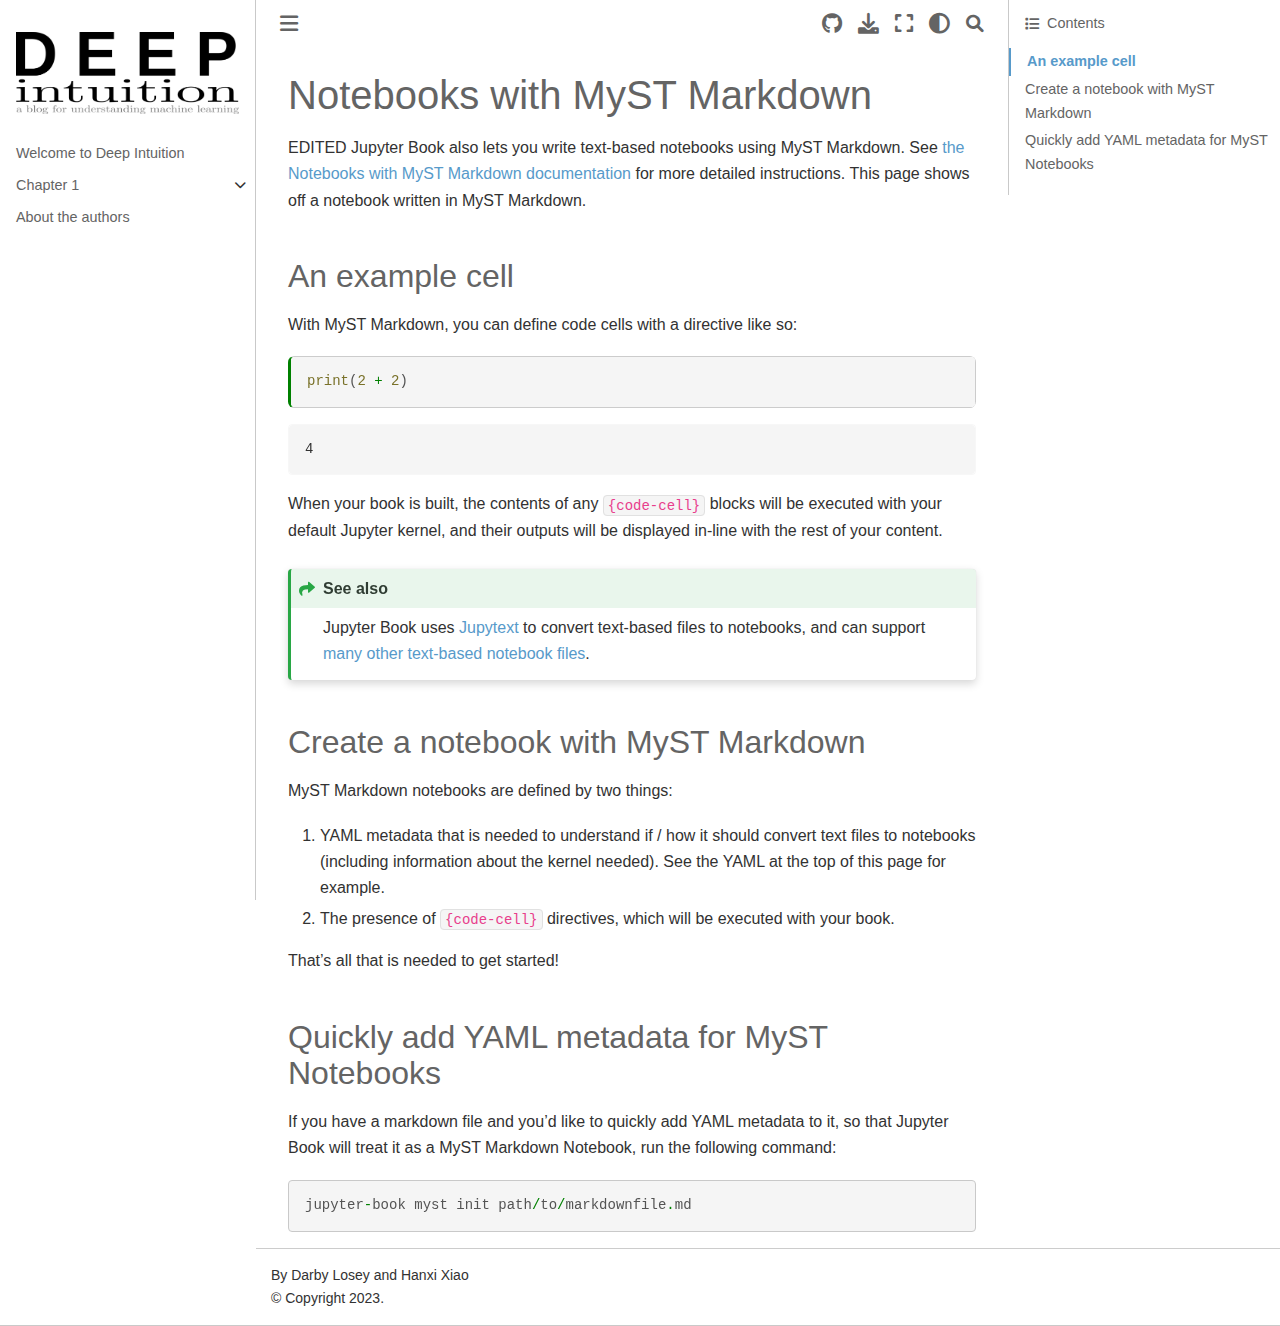
<file: markdown-notebooks.html>
<!DOCTYPE html>


<html lang="en" >

  <head>
    <meta charset="utf-8" />
    <meta name="viewport" content="width=device-width, initial-scale=1.0" />
    <title>Notebooks with MyST Markdown &#8212; Deep Intuition</title>
  
  
  
  <script data-cfasync="false">
    document.documentElement.dataset.mode = localStorage.getItem("mode") || "";
    document.documentElement.dataset.theme = localStorage.getItem("theme") || "light";
  </script>
  
  <!-- Loaded before other Sphinx assets -->
  <link href="_static/styles/theme.css?digest=e353d410970836974a52" rel="stylesheet" />
<link href="_static/styles/bootstrap.css?digest=e353d410970836974a52" rel="stylesheet" />
<link href="_static/styles/pydata-sphinx-theme.css?digest=e353d410970836974a52" rel="stylesheet" />

  
  <link href="_static/vendor/fontawesome/6.1.2/css/all.min.css?digest=e353d410970836974a52" rel="stylesheet" />
  <link rel="preload" as="font" type="font/woff2" crossorigin href="_static/vendor/fontawesome/6.1.2/webfonts/fa-solid-900.woff2" />
<link rel="preload" as="font" type="font/woff2" crossorigin href="_static/vendor/fontawesome/6.1.2/webfonts/fa-brands-400.woff2" />
<link rel="preload" as="font" type="font/woff2" crossorigin href="_static/vendor/fontawesome/6.1.2/webfonts/fa-regular-400.woff2" />

    <link rel="stylesheet" type="text/css" href="_static/pygments.css" />
    <link rel="stylesheet" href="_static/styles/sphinx-book-theme.css?digest=14f4ca6b54d191a8c7657f6c759bf11a5fb86285" type="text/css" />
    <link rel="stylesheet" type="text/css" href="_static/togglebutton.css" />
    <link rel="stylesheet" type="text/css" href="_static/copybutton.css" />
    <link rel="stylesheet" type="text/css" href="_static/mystnb.4510f1fc1dee50b3e5859aac5469c37c29e427902b24a333a5f9fcb2f0b3ac41.css" />
    <link rel="stylesheet" type="text/css" href="_static/sphinx-thebe.css" />
    <link rel="stylesheet" type="text/css" href="_static/design-style.4045f2051d55cab465a707391d5b2007.min.css" />
  
  <!-- Pre-loaded scripts that we'll load fully later -->
  <link rel="preload" as="script" href="_static/scripts/bootstrap.js?digest=e353d410970836974a52" />
<link rel="preload" as="script" href="_static/scripts/pydata-sphinx-theme.js?digest=e353d410970836974a52" />

    <script data-url_root="./" id="documentation_options" src="_static/documentation_options.js"></script>
    <script src="_static/jquery.js"></script>
    <script src="_static/underscore.js"></script>
    <script src="_static/_sphinx_javascript_frameworks_compat.js"></script>
    <script src="_static/doctools.js"></script>
    <script src="_static/clipboard.min.js"></script>
    <script src="_static/copybutton.js"></script>
    <script src="_static/scripts/sphinx-book-theme.js?digest=5a5c038af52cf7bc1a1ec88eea08e6366ee68824"></script>
    <script>let toggleHintShow = 'Click to show';</script>
    <script>let toggleHintHide = 'Click to hide';</script>
    <script>let toggleOpenOnPrint = 'true';</script>
    <script src="_static/togglebutton.js"></script>
    <script>var togglebuttonSelector = '.toggle, .admonition.dropdown';</script>
    <script src="_static/design-tabs.js"></script>
    <script>const THEBE_JS_URL = "https://unpkg.com/thebe@0.8.2/lib/index.js"
const thebe_selector = ".thebe,.cell"
const thebe_selector_input = "pre"
const thebe_selector_output = ".output, .cell_output"
</script>
    <script async="async" src="_static/sphinx-thebe.js"></script>
    <script>DOCUMENTATION_OPTIONS.pagename = 'markdown-notebooks';</script>
    <link rel="author" title="About these documents" href="about.html" />
    <link rel="index" title="Index" href="genindex.html" />
    <link rel="search" title="Search" href="search.html" />
  <meta name="viewport" content="width=device-width, initial-scale=1"/>
  <meta name="docsearch:language" content="en"/>
  </head>
  
  
  <body data-bs-spy="scroll" data-bs-target=".bd-toc-nav" data-offset="180" data-bs-root-margin="0px 0px -60%" data-default-mode="">

  
  
  <a class="skip-link" href="#main-content">Skip to main content</a>
  
  <input type="checkbox"
          class="sidebar-toggle"
          name="__primary"
          id="__primary"/>
  <label class="overlay overlay-primary" for="__primary"></label>
  
  <input type="checkbox"
          class="sidebar-toggle"
          name="__secondary"
          id="__secondary"/>
  <label class="overlay overlay-secondary" for="__secondary"></label>
  
  <div class="search-button__wrapper">
    <div class="search-button__overlay"></div>
    <div class="search-button__search-container">
<form class="bd-search d-flex align-items-center"
      action="search.html"
      method="get">
  <i class="fa-solid fa-magnifying-glass"></i>
  <input type="search"
         class="form-control"
         name="q"
         id="search-input"
         placeholder="Search this book..."
         aria-label="Search this book..."
         autocomplete="off"
         autocorrect="off"
         autocapitalize="off"
         spellcheck="false"/>
  <span class="search-button__kbd-shortcut"><kbd class="kbd-shortcut__modifier">Ctrl</kbd>+<kbd>K</kbd></span>
</form></div>
  </div>
  
    <nav class="bd-header navbar navbar-expand-lg bd-navbar">
    </nav>
  
  <div class="bd-container">
    <div class="bd-container__inner bd-page-width">
      
      <div class="bd-sidebar-primary bd-sidebar">
        

  
  <div class="sidebar-header-items sidebar-primary__section">
    
    
    
    
  </div>
  
    <div class="sidebar-primary-items__start sidebar-primary__section">
        <div class="sidebar-primary-item">
  

<a class="navbar-brand logo" href="intro.html">
  
  
  
  
    
    
      
    
    
    <img src="_static/word_logo.png" class="logo__image only-light" alt="Logo image"/>
    <script>document.write(`<img src="_static/word_logo.png" class="logo__image only-dark" alt="Logo image"/>`);</script>
  
  
</a></div>
        <div class="sidebar-primary-item"><nav class="bd-links" id="bd-docs-nav" aria-label="Main">
    <div class="bd-toc-item navbar-nav active">
        
        <ul class="nav bd-sidenav bd-sidenav__home-link">
            <li class="toctree-l1">
                <a class="reference internal" href="intro.html">
                    Welcome to Deep Intuition
                </a>
            </li>
        </ul>
        <ul class="nav bd-sidenav">
<li class="toctree-l1 has-children"><a class="reference internal" href="influence/influence_motivation.html">Chapter 1</a><input class="toctree-checkbox" id="toctree-checkbox-1" name="toctree-checkbox-1" type="checkbox"/><label class="toctree-toggle" for="toctree-checkbox-1"><i class="fa-solid fa-chevron-down"></i></label><ul>
<li class="toctree-l2"><a class="reference internal" href="influence/influence_estimation.html">Placeholder</a></li>
</ul>
</li>
<li class="toctree-l1"><a class="reference internal" href="about.html">About the authors</a></li>
</ul>

    </div>
</nav></div>
    </div>
  
  
  <div class="sidebar-primary-items__end sidebar-primary__section">
  </div>
  
  <div id="rtd-footer-container"></div>


      </div>
      
      <main id="main-content" class="bd-main">
        
        

<div class="sbt-scroll-pixel-helper"></div>

          <div class="bd-content">
            <div class="bd-article-container">
              
              <div class="bd-header-article">
<div class="header-article-items header-article__inner">
  
    <div class="header-article-items__start">
      
        <div class="header-article-item"><label class="sidebar-toggle primary-toggle btn btn-sm" for="__primary" title="Toggle primary sidebar" data-bs-placement="bottom" data-bs-toggle="tooltip">
  <span class="fa-solid fa-bars"></span>
</label></div>
      
    </div>
  
  
    <div class="header-article-items__end">
      
        <div class="header-article-item">

<div class="article-header-buttons">





<div class="dropdown dropdown-source-buttons">
  <button class="btn dropdown-toggle" type="button" data-bs-toggle="dropdown" aria-expanded="false" aria-label="Source repositories">
    <i class="fab fa-github"></i>
  </button>
  <ul class="dropdown-menu">
      
      
      
      <li><a href="https://github.com/DeepIntuitionAI/DeepIntuitionAI.github.io/tree/gh-pages" target="_blank"
   class="btn btn-sm btn-source-repository-button dropdown-item"
   title="Source repository"
   data-bs-placement="left" data-bs-toggle="tooltip"
>
  

<span class="btn__icon-container">
  <i class="fab fa-github"></i>
  </span>
<span class="btn__text-container">Repository</span>
</a>
</li>
      
      
      
      
      <li><a href="https://github.com/DeepIntuitionAI/DeepIntuitionAI.github.io/tree/gh-pages/issues/new?title=Issue%20on%20page%20%2Fmarkdown-notebooks.html&body=Your%20issue%20content%20here." target="_blank"
   class="btn btn-sm btn-source-issues-button dropdown-item"
   title="Open an issue"
   data-bs-placement="left" data-bs-toggle="tooltip"
>
  

<span class="btn__icon-container">
  <i class="fas fa-lightbulb"></i>
  </span>
<span class="btn__text-container">Open issue</span>
</a>
</li>
      
  </ul>
</div>






<div class="dropdown dropdown-download-buttons">
  <button class="btn dropdown-toggle" type="button" data-bs-toggle="dropdown" aria-expanded="false" aria-label="Download this page">
    <i class="fas fa-download"></i>
  </button>
  <ul class="dropdown-menu">
      
      
      
      <li><a href="_sources/markdown-notebooks.md" target="_blank"
   class="btn btn-sm btn-download-source-button dropdown-item"
   title="Download source file"
   data-bs-placement="left" data-bs-toggle="tooltip"
>
  

<span class="btn__icon-container">
  <i class="fas fa-file"></i>
  </span>
<span class="btn__text-container">.md</span>
</a>
</li>
      
      
      
      
      <li>
<button onclick="window.print()"
  class="btn btn-sm btn-download-pdf-button dropdown-item"
  title="Print to PDF"
  data-bs-placement="left" data-bs-toggle="tooltip"
>
  

<span class="btn__icon-container">
  <i class="fas fa-file-pdf"></i>
  </span>
<span class="btn__text-container">.pdf</span>
</button>
</li>
      
  </ul>
</div>




<button onclick="toggleFullScreen()"
  class="btn btn-sm btn-fullscreen-button"
  title="Fullscreen mode"
  data-bs-placement="bottom" data-bs-toggle="tooltip"
>
  

<span class="btn__icon-container">
  <i class="fas fa-expand"></i>
  </span>

</button>


<script>
document.write(`
  <button class="theme-switch-button btn btn-sm btn-outline-primary navbar-btn rounded-circle" title="light/dark" aria-label="light/dark" data-bs-placement="bottom" data-bs-toggle="tooltip">
    <span class="theme-switch" data-mode="light"><i class="fa-solid fa-sun"></i></span>
    <span class="theme-switch" data-mode="dark"><i class="fa-solid fa-moon"></i></span>
    <span class="theme-switch" data-mode="auto"><i class="fa-solid fa-circle-half-stroke"></i></span>
  </button>
`);
</script>

<script>
document.write(`
  <button class="btn btn-sm navbar-btn search-button search-button__button" title="Search" aria-label="Search" data-bs-placement="bottom" data-bs-toggle="tooltip">
    <i class="fa-solid fa-magnifying-glass"></i>
  </button>
`);
</script>
<label class="sidebar-toggle secondary-toggle btn btn-sm" for="__secondary"title="Toggle secondary sidebar" data-bs-placement="bottom" data-bs-toggle="tooltip">
    <span class="fa-solid fa-list"></span>
</label>
</div></div>
      
    </div>
  
</div>
</div>
              
              

<div id="jb-print-docs-body" class="onlyprint">
    <h1>Notebooks with MyST Markdown</h1>
    <!-- Table of contents -->
    <div id="print-main-content">
        <div id="jb-print-toc">
            
            <div>
                <h2> Contents </h2>
            </div>
            <nav aria-label="Page">
                <ul class="visible nav section-nav flex-column">
<li class="toc-h2 nav-item toc-entry"><a class="reference internal nav-link" href="#an-example-cell">An example cell</a></li>
<li class="toc-h2 nav-item toc-entry"><a class="reference internal nav-link" href="#create-a-notebook-with-myst-markdown">Create a notebook with MyST Markdown</a></li>
<li class="toc-h2 nav-item toc-entry"><a class="reference internal nav-link" href="#quickly-add-yaml-metadata-for-myst-notebooks">Quickly add YAML metadata for MyST Notebooks</a></li>
</ul>
            </nav>
        </div>
    </div>
</div>

              
                
<div id="searchbox"></div>
                <article class="bd-article" role="main">
                  
  <div class="tex2jax_ignore mathjax_ignore section" id="notebooks-with-myst-markdown">
<h1>Notebooks with MyST Markdown<a class="headerlink" href="#notebooks-with-myst-markdown" title="Permalink to this heading">#</a></h1>
<p>EDITED Jupyter Book also lets you write text-based notebooks using MyST Markdown.
See <a class="reference external" href="https://jupyterbook.org/file-types/myst-notebooks.html">the Notebooks with MyST Markdown documentation</a> for more detailed instructions.
This page shows off a notebook written in MyST Markdown.</p>
<div class="section" id="an-example-cell">
<h2>An example cell<a class="headerlink" href="#an-example-cell" title="Permalink to this heading">#</a></h2>
<p>With MyST Markdown, you can define code cells with a directive like so:</p>
<div class="cell docutils container">
<div class="cell_input docutils container">
<div class="highlight-ipython3 notranslate"><div class="highlight"><pre><span></span><span class="nb">print</span><span class="p">(</span><span class="mi">2</span> <span class="o">+</span> <span class="mi">2</span><span class="p">)</span>
</pre></div>
</div>
</div>
<div class="cell_output docutils container">
<div class="output stream highlight-myst-ansi notranslate"><div class="highlight"><pre><span></span>4
</pre></div>
</div>
</div>
</div>
<p>When your book is built, the contents of any <code class="docutils literal notranslate"><span class="pre">{code-cell}</span></code> blocks will be
executed with your default Jupyter kernel, and their outputs will be displayed
in-line with the rest of your content.</p>
<div class="admonition seealso">
<p class="admonition-title">See also</p>
<p>Jupyter Book uses <a class="reference external" href="https://jupytext.readthedocs.io/en/latest/">Jupytext</a> to convert text-based files to notebooks, and can support <a class="reference external" href="https://jupyterbook.org/file-types/jupytext.html">many other text-based notebook files</a>.</p>
</div>
</div>
<div class="section" id="create-a-notebook-with-myst-markdown">
<h2>Create a notebook with MyST Markdown<a class="headerlink" href="#create-a-notebook-with-myst-markdown" title="Permalink to this heading">#</a></h2>
<p>MyST Markdown notebooks are defined by two things:</p>
<ol class="arabic simple">
<li><p>YAML metadata that is needed to understand if / how it should convert text files to notebooks (including information about the kernel needed).
See the YAML at the top of this page for example.</p></li>
<li><p>The presence of <code class="docutils literal notranslate"><span class="pre">{code-cell}</span></code> directives, which will be executed with your book.</p></li>
</ol>
<p>That’s all that is needed to get started!</p>
</div>
<div class="section" id="quickly-add-yaml-metadata-for-myst-notebooks">
<h2>Quickly add YAML metadata for MyST Notebooks<a class="headerlink" href="#quickly-add-yaml-metadata-for-myst-notebooks" title="Permalink to this heading">#</a></h2>
<p>If you have a markdown file and you’d like to quickly add YAML metadata to it, so that Jupyter Book will treat it as a MyST Markdown Notebook, run the following command:</p>
<div class="highlight-default notranslate"><div class="highlight"><pre><span></span><span class="n">jupyter</span><span class="o">-</span><span class="n">book</span> <span class="n">myst</span> <span class="n">init</span> <span class="n">path</span><span class="o">/</span><span class="n">to</span><span class="o">/</span><span class="n">markdownfile</span><span class="o">.</span><span class="n">md</span>
</pre></div>
</div>
</div>
</div>

    <script type="text/x-thebe-config">
    {
        requestKernel: true,
        binderOptions: {
            repo: "binder-examples/jupyter-stacks-datascience",
            ref: "master",
        },
        codeMirrorConfig: {
            theme: "abcdef",
            mode: "python"
        },
        kernelOptions: {
            name: "python3",
            path: "./."
        },
        predefinedOutput: true
    }
    </script>
    <script>kernelName = 'python3'</script>

                </article>
              

              
              
                <footer class="bd-footer-article">
                  
<div class="footer-article-items footer-article__inner">
  
    <div class="footer-article-item"><!-- Previous / next buttons -->
<div class="prev-next-area">
</div></div>
  
</div>

                </footer>
              
            </div>
            
            
              
                <div class="bd-sidebar-secondary bd-toc"><div class="sidebar-secondary-items sidebar-secondary__inner">

  <div class="sidebar-secondary-item">
  <div class="page-toc tocsection onthispage">
    <i class="fa-solid fa-list"></i> Contents
  </div>
  <nav class="bd-toc-nav page-toc">
    <ul class="visible nav section-nav flex-column">
<li class="toc-h2 nav-item toc-entry"><a class="reference internal nav-link" href="#an-example-cell">An example cell</a></li>
<li class="toc-h2 nav-item toc-entry"><a class="reference internal nav-link" href="#create-a-notebook-with-myst-markdown">Create a notebook with MyST Markdown</a></li>
<li class="toc-h2 nav-item toc-entry"><a class="reference internal nav-link" href="#quickly-add-yaml-metadata-for-myst-notebooks">Quickly add YAML metadata for MyST Notebooks</a></li>
</ul>
  </nav></div>

</div></div>
              
            
          </div>
          <footer class="bd-footer-content">
            
<div class="bd-footer-content__inner container">
  
  <div class="footer-item">
    
<p class="component-author">
By Darby Losey and Hanxi Xiao
</p>

  </div>
  
  <div class="footer-item">
    
  <p class="copyright">
    
      © Copyright 2023.
      <br/>
    
  </p>

  </div>
  
  <div class="footer-item">
    
  </div>
  
  <div class="footer-item">
    
  </div>
  
</div>
          </footer>
        

      </main>
    </div>
  </div>
  
  <!-- Scripts loaded after <body> so the DOM is not blocked -->
  <script src="_static/scripts/bootstrap.js?digest=e353d410970836974a52"></script>
<script src="_static/scripts/pydata-sphinx-theme.js?digest=e353d410970836974a52"></script>

  <footer class="bd-footer">
  </footer>
  </body>
</html>
</file>
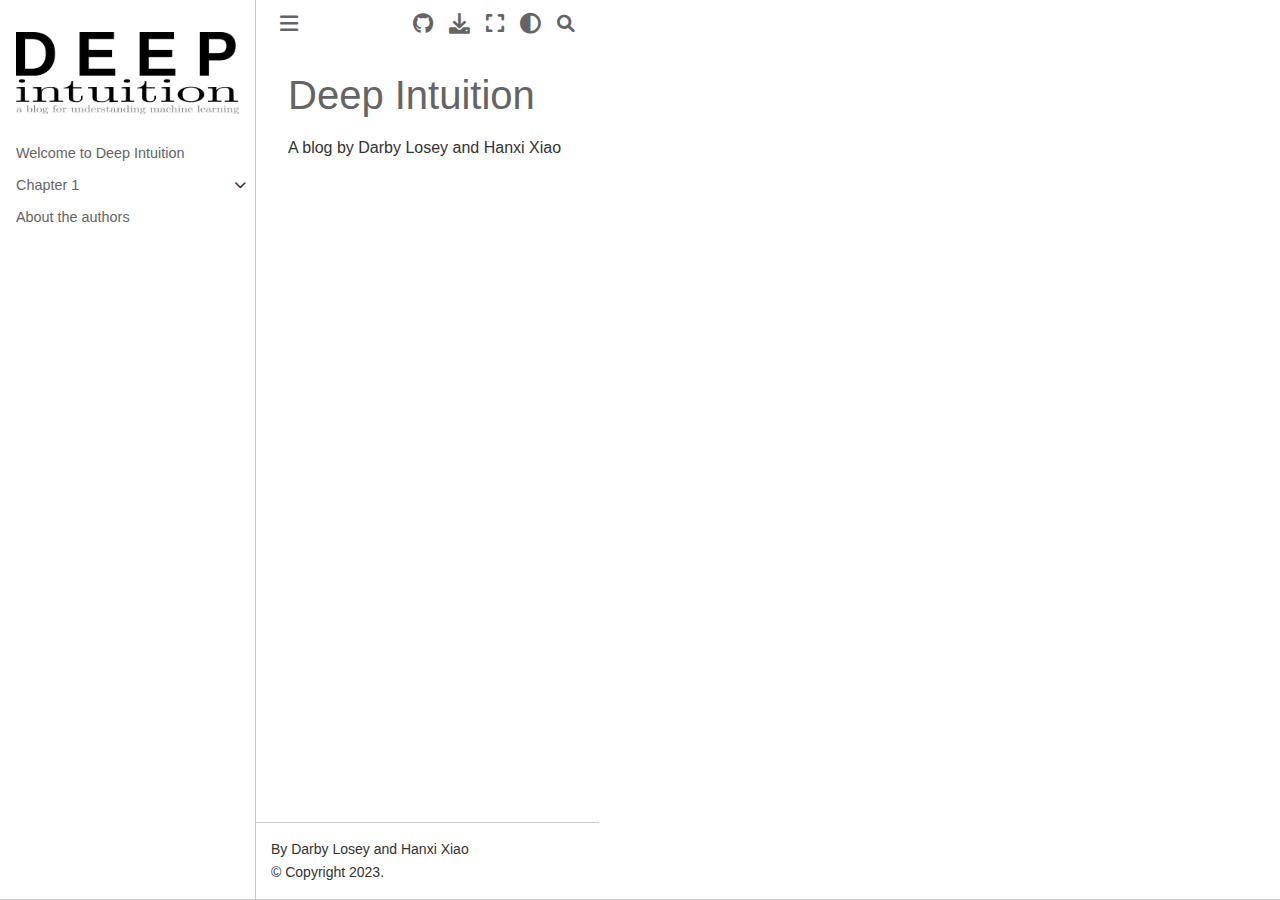
<file: README.html>
<!DOCTYPE html>


<html lang="en" >

  <head>
    <meta charset="utf-8" />
    <meta name="viewport" content="width=device-width, initial-scale=1.0" />
    <title>Deep Intuition &#8212; Deep Intuition</title>
  
  
  
  <script data-cfasync="false">
    document.documentElement.dataset.mode = localStorage.getItem("mode") || "";
    document.documentElement.dataset.theme = localStorage.getItem("theme") || "light";
  </script>
  
  <!-- Loaded before other Sphinx assets -->
  <link href="_static/styles/theme.css?digest=e353d410970836974a52" rel="stylesheet" />
<link href="_static/styles/bootstrap.css?digest=e353d410970836974a52" rel="stylesheet" />
<link href="_static/styles/pydata-sphinx-theme.css?digest=e353d410970836974a52" rel="stylesheet" />

  
  <link href="_static/vendor/fontawesome/6.1.2/css/all.min.css?digest=e353d410970836974a52" rel="stylesheet" />
  <link rel="preload" as="font" type="font/woff2" crossorigin href="_static/vendor/fontawesome/6.1.2/webfonts/fa-solid-900.woff2" />
<link rel="preload" as="font" type="font/woff2" crossorigin href="_static/vendor/fontawesome/6.1.2/webfonts/fa-brands-400.woff2" />
<link rel="preload" as="font" type="font/woff2" crossorigin href="_static/vendor/fontawesome/6.1.2/webfonts/fa-regular-400.woff2" />

    <link rel="stylesheet" type="text/css" href="_static/pygments.css" />
    <link rel="stylesheet" href="_static/styles/sphinx-book-theme.css?digest=14f4ca6b54d191a8c7657f6c759bf11a5fb86285" type="text/css" />
    <link rel="stylesheet" type="text/css" href="_static/togglebutton.css" />
    <link rel="stylesheet" type="text/css" href="_static/copybutton.css" />
    <link rel="stylesheet" type="text/css" href="_static/mystnb.4510f1fc1dee50b3e5859aac5469c37c29e427902b24a333a5f9fcb2f0b3ac41.css" />
    <link rel="stylesheet" type="text/css" href="_static/sphinx-thebe.css" />
    <link rel="stylesheet" type="text/css" href="_static/design-style.4045f2051d55cab465a707391d5b2007.min.css" />
  
  <!-- Pre-loaded scripts that we'll load fully later -->
  <link rel="preload" as="script" href="_static/scripts/bootstrap.js?digest=e353d410970836974a52" />
<link rel="preload" as="script" href="_static/scripts/pydata-sphinx-theme.js?digest=e353d410970836974a52" />

    <script data-url_root="./" id="documentation_options" src="_static/documentation_options.js"></script>
    <script src="_static/jquery.js"></script>
    <script src="_static/underscore.js"></script>
    <script src="_static/_sphinx_javascript_frameworks_compat.js"></script>
    <script src="_static/doctools.js"></script>
    <script src="_static/clipboard.min.js"></script>
    <script src="_static/copybutton.js"></script>
    <script src="_static/scripts/sphinx-book-theme.js?digest=5a5c038af52cf7bc1a1ec88eea08e6366ee68824"></script>
    <script>let toggleHintShow = 'Click to show';</script>
    <script>let toggleHintHide = 'Click to hide';</script>
    <script>let toggleOpenOnPrint = 'true';</script>
    <script src="_static/togglebutton.js"></script>
    <script>var togglebuttonSelector = '.toggle, .admonition.dropdown';</script>
    <script src="_static/design-tabs.js"></script>
    <script>const THEBE_JS_URL = "https://unpkg.com/thebe@0.8.2/lib/index.js"
const thebe_selector = ".thebe,.cell"
const thebe_selector_input = "pre"
const thebe_selector_output = ".output, .cell_output"
</script>
    <script async="async" src="_static/sphinx-thebe.js"></script>
    <script>DOCUMENTATION_OPTIONS.pagename = 'README';</script>
    <link rel="author" title="About these documents" href="about.html" />
    <link rel="index" title="Index" href="genindex.html" />
    <link rel="search" title="Search" href="search.html" />
  <meta name="viewport" content="width=device-width, initial-scale=1"/>
  <meta name="docsearch:language" content="en"/>
  </head>
  
  
  <body data-bs-spy="scroll" data-bs-target=".bd-toc-nav" data-offset="180" data-bs-root-margin="0px 0px -60%" data-default-mode="">

  
  
  <a class="skip-link" href="#main-content">Skip to main content</a>
  
  <input type="checkbox"
          class="sidebar-toggle"
          name="__primary"
          id="__primary"/>
  <label class="overlay overlay-primary" for="__primary"></label>
  
  <input type="checkbox"
          class="sidebar-toggle"
          name="__secondary"
          id="__secondary"/>
  <label class="overlay overlay-secondary" for="__secondary"></label>
  
  <div class="search-button__wrapper">
    <div class="search-button__overlay"></div>
    <div class="search-button__search-container">
<form class="bd-search d-flex align-items-center"
      action="search.html"
      method="get">
  <i class="fa-solid fa-magnifying-glass"></i>
  <input type="search"
         class="form-control"
         name="q"
         id="search-input"
         placeholder="Search this book..."
         aria-label="Search this book..."
         autocomplete="off"
         autocorrect="off"
         autocapitalize="off"
         spellcheck="false"/>
  <span class="search-button__kbd-shortcut"><kbd class="kbd-shortcut__modifier">Ctrl</kbd>+<kbd>K</kbd></span>
</form></div>
  </div>
  
    <nav class="bd-header navbar navbar-expand-lg bd-navbar">
    </nav>
  
  <div class="bd-container">
    <div class="bd-container__inner bd-page-width">
      
      <div class="bd-sidebar-primary bd-sidebar">
        

  
  <div class="sidebar-header-items sidebar-primary__section">
    
    
    
    
  </div>
  
    <div class="sidebar-primary-items__start sidebar-primary__section">
        <div class="sidebar-primary-item">
  

<a class="navbar-brand logo" href="intro.html">
  
  
  
  
    
    
      
    
    
    <img src="_static/word_logo.png" class="logo__image only-light" alt="Logo image"/>
    <script>document.write(`<img src="_static/word_logo.png" class="logo__image only-dark" alt="Logo image"/>`);</script>
  
  
</a></div>
        <div class="sidebar-primary-item"><nav class="bd-links" id="bd-docs-nav" aria-label="Main">
    <div class="bd-toc-item navbar-nav active">
        
        <ul class="nav bd-sidenav bd-sidenav__home-link">
            <li class="toctree-l1">
                <a class="reference internal" href="intro.html">
                    Welcome to Deep Intuition
                </a>
            </li>
        </ul>
        <ul class="nav bd-sidenav">
<li class="toctree-l1 has-children"><a class="reference internal" href="influence/influence_motivation.html">Chapter 1</a><input class="toctree-checkbox" id="toctree-checkbox-1" name="toctree-checkbox-1" type="checkbox"/><label class="toctree-toggle" for="toctree-checkbox-1"><i class="fa-solid fa-chevron-down"></i></label><ul>
<li class="toctree-l2"><a class="reference internal" href="influence/influence_estimation.html">Placeholder</a></li>
</ul>
</li>
<li class="toctree-l1"><a class="reference internal" href="about.html">About the authors</a></li>
</ul>

    </div>
</nav></div>
    </div>
  
  
  <div class="sidebar-primary-items__end sidebar-primary__section">
  </div>
  
  <div id="rtd-footer-container"></div>


      </div>
      
      <main id="main-content" class="bd-main">
        
        

<div class="sbt-scroll-pixel-helper"></div>

          <div class="bd-content">
            <div class="bd-article-container">
              
              <div class="bd-header-article">
<div class="header-article-items header-article__inner">
  
    <div class="header-article-items__start">
      
        <div class="header-article-item"><label class="sidebar-toggle primary-toggle btn btn-sm" for="__primary" title="Toggle primary sidebar" data-bs-placement="bottom" data-bs-toggle="tooltip">
  <span class="fa-solid fa-bars"></span>
</label></div>
      
    </div>
  
  
    <div class="header-article-items__end">
      
        <div class="header-article-item">

<div class="article-header-buttons">





<div class="dropdown dropdown-source-buttons">
  <button class="btn dropdown-toggle" type="button" data-bs-toggle="dropdown" aria-expanded="false" aria-label="Source repositories">
    <i class="fab fa-github"></i>
  </button>
  <ul class="dropdown-menu">
      
      
      
      <li><a href="https://github.com/DeepIntuitionAI/DeepIntuitionAI.github.io/tree/gh-pages" target="_blank"
   class="btn btn-sm btn-source-repository-button dropdown-item"
   title="Source repository"
   data-bs-placement="left" data-bs-toggle="tooltip"
>
  

<span class="btn__icon-container">
  <i class="fab fa-github"></i>
  </span>
<span class="btn__text-container">Repository</span>
</a>
</li>
      
      
      
      
      <li><a href="https://github.com/DeepIntuitionAI/DeepIntuitionAI.github.io/tree/gh-pages/issues/new?title=Issue%20on%20page%20%2FREADME.html&body=Your%20issue%20content%20here." target="_blank"
   class="btn btn-sm btn-source-issues-button dropdown-item"
   title="Open an issue"
   data-bs-placement="left" data-bs-toggle="tooltip"
>
  

<span class="btn__icon-container">
  <i class="fas fa-lightbulb"></i>
  </span>
<span class="btn__text-container">Open issue</span>
</a>
</li>
      
  </ul>
</div>






<div class="dropdown dropdown-download-buttons">
  <button class="btn dropdown-toggle" type="button" data-bs-toggle="dropdown" aria-expanded="false" aria-label="Download this page">
    <i class="fas fa-download"></i>
  </button>
  <ul class="dropdown-menu">
      
      
      
      <li><a href="_sources/README.md" target="_blank"
   class="btn btn-sm btn-download-source-button dropdown-item"
   title="Download source file"
   data-bs-placement="left" data-bs-toggle="tooltip"
>
  

<span class="btn__icon-container">
  <i class="fas fa-file"></i>
  </span>
<span class="btn__text-container">.md</span>
</a>
</li>
      
      
      
      
      <li>
<button onclick="window.print()"
  class="btn btn-sm btn-download-pdf-button dropdown-item"
  title="Print to PDF"
  data-bs-placement="left" data-bs-toggle="tooltip"
>
  

<span class="btn__icon-container">
  <i class="fas fa-file-pdf"></i>
  </span>
<span class="btn__text-container">.pdf</span>
</button>
</li>
      
  </ul>
</div>




<button onclick="toggleFullScreen()"
  class="btn btn-sm btn-fullscreen-button"
  title="Fullscreen mode"
  data-bs-placement="bottom" data-bs-toggle="tooltip"
>
  

<span class="btn__icon-container">
  <i class="fas fa-expand"></i>
  </span>

</button>


<script>
document.write(`
  <button class="theme-switch-button btn btn-sm btn-outline-primary navbar-btn rounded-circle" title="light/dark" aria-label="light/dark" data-bs-placement="bottom" data-bs-toggle="tooltip">
    <span class="theme-switch" data-mode="light"><i class="fa-solid fa-sun"></i></span>
    <span class="theme-switch" data-mode="dark"><i class="fa-solid fa-moon"></i></span>
    <span class="theme-switch" data-mode="auto"><i class="fa-solid fa-circle-half-stroke"></i></span>
  </button>
`);
</script>

<script>
document.write(`
  <button class="btn btn-sm navbar-btn search-button search-button__button" title="Search" aria-label="Search" data-bs-placement="bottom" data-bs-toggle="tooltip">
    <i class="fa-solid fa-magnifying-glass"></i>
  </button>
`);
</script>

</div></div>
      
    </div>
  
</div>
</div>
              
              

<div id="jb-print-docs-body" class="onlyprint">
    <h1>Deep Intuition</h1>
    <!-- Table of contents -->
    <div id="print-main-content">
        <div id="jb-print-toc">
            
        </div>
    </div>
</div>

              
                
<div id="searchbox"></div>
                <article class="bd-article" role="main">
                  
  <div class="section" id="deep-intuition">
<h1>Deep Intuition<a class="headerlink" href="#deep-intuition" title="Permalink to this heading">#</a></h1>
<p>A blog by Darby Losey and Hanxi Xiao</p>
</div>

    <script type="text/x-thebe-config">
    {
        requestKernel: true,
        binderOptions: {
            repo: "binder-examples/jupyter-stacks-datascience",
            ref: "master",
        },
        codeMirrorConfig: {
            theme: "abcdef",
            mode: "python"
        },
        kernelOptions: {
            name: "python3",
            path: "./."
        },
        predefinedOutput: true
    }
    </script>
    <script>kernelName = 'python3'</script>

                </article>
              

              
              
                <footer class="bd-footer-article">
                  
<div class="footer-article-items footer-article__inner">
  
    <div class="footer-article-item"><!-- Previous / next buttons -->
<div class="prev-next-area">
</div></div>
  
</div>

                </footer>
              
            </div>
            
            
              
            
          </div>
          <footer class="bd-footer-content">
            
<div class="bd-footer-content__inner container">
  
  <div class="footer-item">
    
<p class="component-author">
By Darby Losey and Hanxi Xiao
</p>

  </div>
  
  <div class="footer-item">
    
  <p class="copyright">
    
      © Copyright 2023.
      <br/>
    
  </p>

  </div>
  
  <div class="footer-item">
    
  </div>
  
  <div class="footer-item">
    
  </div>
  
</div>
          </footer>
        

      </main>
    </div>
  </div>
  
  <!-- Scripts loaded after <body> so the DOM is not blocked -->
  <script src="_static/scripts/bootstrap.js?digest=e353d410970836974a52"></script>
<script src="_static/scripts/pydata-sphinx-theme.js?digest=e353d410970836974a52"></script>

  <footer class="bd-footer">
  </footer>
  </body>
</html>
</file>
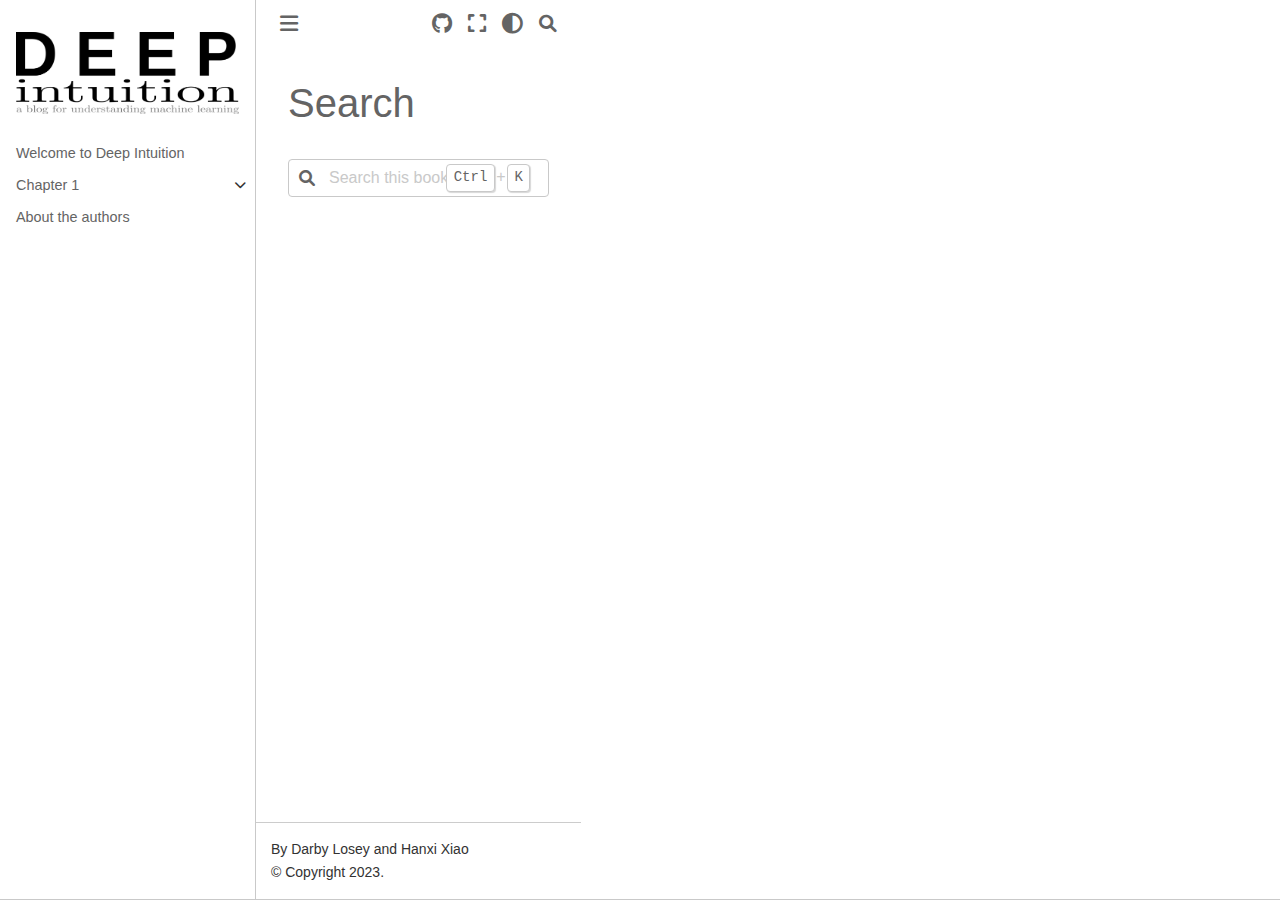
<file: search.html>
<!DOCTYPE html>


<html lang="en" >

  <head>
    <meta charset="utf-8" />
    <meta name="viewport" content="width=device-width, initial-scale=1.0" /><title>Search - Deep Intuition</title>
  
  
  
  <script data-cfasync="false">
    document.documentElement.dataset.mode = localStorage.getItem("mode") || "";
    document.documentElement.dataset.theme = localStorage.getItem("theme") || "light";
  </script>
  
  <!-- Loaded before other Sphinx assets -->
  <link href="_static/styles/theme.css?digest=e353d410970836974a52" rel="stylesheet" />
<link href="_static/styles/bootstrap.css?digest=e353d410970836974a52" rel="stylesheet" />
<link href="_static/styles/pydata-sphinx-theme.css?digest=e353d410970836974a52" rel="stylesheet" />

  
  <link href="_static/vendor/fontawesome/6.1.2/css/all.min.css?digest=e353d410970836974a52" rel="stylesheet" />
  <link rel="preload" as="font" type="font/woff2" crossorigin href="_static/vendor/fontawesome/6.1.2/webfonts/fa-solid-900.woff2" />
<link rel="preload" as="font" type="font/woff2" crossorigin href="_static/vendor/fontawesome/6.1.2/webfonts/fa-brands-400.woff2" />
<link rel="preload" as="font" type="font/woff2" crossorigin href="_static/vendor/fontawesome/6.1.2/webfonts/fa-regular-400.woff2" />

    <link rel="stylesheet" type="text/css" href="_static/pygments.css" />
    <link rel="stylesheet" href="_static/styles/sphinx-book-theme.css?digest=14f4ca6b54d191a8c7657f6c759bf11a5fb86285" type="text/css" />
    <link rel="stylesheet" type="text/css" href="_static/togglebutton.css" />
    <link rel="stylesheet" type="text/css" href="_static/copybutton.css" />
    <link rel="stylesheet" type="text/css" href="_static/mystnb.4510f1fc1dee50b3e5859aac5469c37c29e427902b24a333a5f9fcb2f0b3ac41.css" />
    <link rel="stylesheet" type="text/css" href="_static/sphinx-thebe.css" />
    <link rel="stylesheet" type="text/css" href="_static/design-style.4045f2051d55cab465a707391d5b2007.min.css" />
  
  <!-- Pre-loaded scripts that we'll load fully later -->
  <link rel="preload" as="script" href="_static/scripts/bootstrap.js?digest=e353d410970836974a52" />
<link rel="preload" as="script" href="_static/scripts/pydata-sphinx-theme.js?digest=e353d410970836974a52" />

    <script data-url_root="./" id="documentation_options" src="_static/documentation_options.js"></script>
    <script src="_static/jquery.js"></script>
    <script src="_static/underscore.js"></script>
    <script src="_static/_sphinx_javascript_frameworks_compat.js"></script>
    <script src="_static/doctools.js"></script>
    <script src="_static/clipboard.min.js"></script>
    <script src="_static/copybutton.js"></script>
    <script src="_static/scripts/sphinx-book-theme.js?digest=5a5c038af52cf7bc1a1ec88eea08e6366ee68824"></script>
    <script>let toggleHintShow = 'Click to show';</script>
    <script>let toggleHintHide = 'Click to hide';</script>
    <script>let toggleOpenOnPrint = 'true';</script>
    <script src="_static/togglebutton.js"></script>
    <script>var togglebuttonSelector = '.toggle, .admonition.dropdown';</script>
    <script src="_static/design-tabs.js"></script>
    <script>const THEBE_JS_URL = "https://unpkg.com/thebe@0.8.2/lib/index.js"
const thebe_selector = ".thebe,.cell"
const thebe_selector_input = "pre"
const thebe_selector_output = ".output, .cell_output"
</script>
    <script async="async" src="_static/sphinx-thebe.js"></script>
    <script>DOCUMENTATION_OPTIONS.pagename = 'search';</script>
  <script src="_static/searchtools.js"></script>
  <script src="_static/language_data.js"></script>
  <script src="searchindex.js"></script>
    <link rel="author" title="About these documents" href="about.html" />
    <link rel="index" title="Index" href="genindex.html" />
    <link rel="search" title="Search" href="#" />
  <meta name="viewport" content="width=device-width, initial-scale=1"/>
  <meta name="docsearch:language" content="en"/>
  </head>
  
  
  <body data-bs-spy="scroll" data-bs-target=".bd-toc-nav" data-offset="180" data-bs-root-margin="0px 0px -60%" data-default-mode="">

  
  
  <a class="skip-link" href="#main-content">Skip to main content</a>
  
  <input type="checkbox"
          class="sidebar-toggle"
          name="__primary"
          id="__primary"/>
  <label class="overlay overlay-primary" for="__primary"></label>
  
  <input type="checkbox"
          class="sidebar-toggle"
          name="__secondary"
          id="__secondary"/>
  <label class="overlay overlay-secondary" for="__secondary"></label>
  
  <div class="search-button__wrapper">
    <div class="search-button__overlay"></div>
    <div class="search-button__search-container">
<form class="bd-search d-flex align-items-center"
      action="#"
      method="get">
  <i class="fa-solid fa-magnifying-glass"></i>
  <input type="search"
         class="form-control"
         name="q"
         id="search-input"
         placeholder="Search this book..."
         aria-label="Search this book..."
         autocomplete="off"
         autocorrect="off"
         autocapitalize="off"
         spellcheck="false"/>
  <span class="search-button__kbd-shortcut"><kbd class="kbd-shortcut__modifier">Ctrl</kbd>+<kbd>K</kbd></span>
</form></div>
  </div>
  
    <nav class="bd-header navbar navbar-expand-lg bd-navbar">
    </nav>
  
  <div class="bd-container">
    <div class="bd-container__inner bd-page-width">
      
      <div class="bd-sidebar-primary bd-sidebar">
        

  
  <div class="sidebar-header-items sidebar-primary__section">
    
    
    
    
  </div>
  
    <div class="sidebar-primary-items__start sidebar-primary__section">
        <div class="sidebar-primary-item">
  

<a class="navbar-brand logo" href="intro.html">
  
  
  
  
    
    
      
    
    
    <img src="_static/word_logo.png" class="logo__image only-light" alt="Logo image"/>
    <script>document.write(`<img src="_static/word_logo.png" class="logo__image only-dark" alt="Logo image"/>`);</script>
  
  
</a></div>
        <div class="sidebar-primary-item"><nav class="bd-links" id="bd-docs-nav" aria-label="Main">
    <div class="bd-toc-item navbar-nav active">
        
        <ul class="nav bd-sidenav bd-sidenav__home-link">
            <li class="toctree-l1">
                <a class="reference internal" href="intro.html">
                    Welcome to Deep Intuition
                </a>
            </li>
        </ul>
        <ul class="nav bd-sidenav">
<li class="toctree-l1 has-children"><a class="reference internal" href="influence/influence_motivation.html">Chapter 1</a><input class="toctree-checkbox" id="toctree-checkbox-1" name="toctree-checkbox-1" type="checkbox"/><label class="toctree-toggle" for="toctree-checkbox-1"><i class="fa-solid fa-chevron-down"></i></label><ul>
<li class="toctree-l2"><a class="reference internal" href="influence/influence_estimation.html">Placeholder</a></li>
</ul>
</li>
<li class="toctree-l1"><a class="reference internal" href="about.html">About the authors</a></li>
</ul>

    </div>
</nav></div>
    </div>
  
  
  <div class="sidebar-primary-items__end sidebar-primary__section">
  </div>
  
  <div id="rtd-footer-container"></div>


      </div>
      
      <main id="main-content" class="bd-main">
        
        

<div class="sbt-scroll-pixel-helper"></div>

          <div class="bd-content">
            <div class="bd-article-container">
              
              <div class="bd-header-article">
<div class="header-article-items header-article__inner">
  
    <div class="header-article-items__start">
      
        <div class="header-article-item"><label class="sidebar-toggle primary-toggle btn btn-sm" for="__primary" title="Toggle primary sidebar" data-bs-placement="bottom" data-bs-toggle="tooltip">
  <span class="fa-solid fa-bars"></span>
</label></div>
      
    </div>
  
  
    <div class="header-article-items__end">
      
        <div class="header-article-item">

<div class="article-header-buttons">





<div class="dropdown dropdown-source-buttons">
  <button class="btn dropdown-toggle" type="button" data-bs-toggle="dropdown" aria-expanded="false" aria-label="Source repositories">
    <i class="fab fa-github"></i>
  </button>
  <ul class="dropdown-menu">
      
      
      
      <li><a href="https://github.com/DeepIntuitionAI/DeepIntuitionAI.github.io/tree/gh-pages" target="_blank"
   class="btn btn-sm btn-source-repository-button dropdown-item"
   title="Source repository"
   data-bs-placement="left" data-bs-toggle="tooltip"
>
  

<span class="btn__icon-container">
  <i class="fab fa-github"></i>
  </span>
<span class="btn__text-container">Repository</span>
</a>
</li>
      
      
      
      
      <li><a href="https://github.com/DeepIntuitionAI/DeepIntuitionAI.github.io/tree/gh-pages/issues/new?title=Issue%20on%20page%20%2Fsearch.html&body=Your%20issue%20content%20here." target="_blank"
   class="btn btn-sm btn-source-issues-button dropdown-item"
   title="Open an issue"
   data-bs-placement="left" data-bs-toggle="tooltip"
>
  

<span class="btn__icon-container">
  <i class="fas fa-lightbulb"></i>
  </span>
<span class="btn__text-container">Open issue</span>
</a>
</li>
      
  </ul>
</div>




<button onclick="toggleFullScreen()"
  class="btn btn-sm btn-fullscreen-button"
  title="Fullscreen mode"
  data-bs-placement="bottom" data-bs-toggle="tooltip"
>
  

<span class="btn__icon-container">
  <i class="fas fa-expand"></i>
  </span>

</button>


<script>
document.write(`
  <button class="theme-switch-button btn btn-sm btn-outline-primary navbar-btn rounded-circle" title="light/dark" aria-label="light/dark" data-bs-placement="bottom" data-bs-toggle="tooltip">
    <span class="theme-switch" data-mode="light"><i class="fa-solid fa-sun"></i></span>
    <span class="theme-switch" data-mode="dark"><i class="fa-solid fa-moon"></i></span>
    <span class="theme-switch" data-mode="auto"><i class="fa-solid fa-circle-half-stroke"></i></span>
  </button>
`);
</script>

<script>
document.write(`
  <button class="btn btn-sm navbar-btn search-button search-button__button" title="Search" aria-label="Search" data-bs-placement="bottom" data-bs-toggle="tooltip">
    <i class="fa-solid fa-magnifying-glass"></i>
  </button>
`);
</script>

</div></div>
      
    </div>
  
</div>
</div>
              
              
  <div class="bd-search-container">
    <h1>Search</h1>
    <noscript>
      <div class="admonition error">
        <p class="admonition-title">Error</p>
        <p>Please activate JavaScript to enable the search functionality.</p>
      </div>
    </noscript>
    
<form class="bd-search d-flex align-items-center"
      action="#"
      method="get">
  <i class="fa-solid fa-magnifying-glass"></i>
  <input type="search"
         class="form-control"
         name="q"
         id="search-input"
         placeholder="Search this book..."
         aria-label="Search this book..."
         autocomplete="off"
         autocorrect="off"
         autocapitalize="off"
         spellcheck="false"/>
  <span class="search-button__kbd-shortcut"><kbd class="kbd-shortcut__modifier">Ctrl</kbd>+<kbd>K</kbd></span>
</form>
    <div id="search-results"></div>
  </div>
  <script>
    // Activate the search field on page load
    let searchInput = document.querySelector("form.bd-search input");
    if (searchInput) {
        searchInput.focus();
        searchInput.select();
        console.log("[PST]: Set focus on search field.");
    }
  </script>

              
              
                <footer class="bd-footer-article">
                  
<div class="footer-article-items footer-article__inner">
  
    <div class="footer-article-item"><!-- Previous / next buttons -->
<div class="prev-next-area">
</div></div>
  
</div>

                </footer>
              
            </div>
            
            
              
            
          </div>
          <footer class="bd-footer-content">
            
<div class="bd-footer-content__inner container">
  
  <div class="footer-item">
    
<p class="component-author">
By Darby Losey and Hanxi Xiao
</p>

  </div>
  
  <div class="footer-item">
    
  <p class="copyright">
    
      © Copyright 2023.
      <br/>
    
  </p>

  </div>
  
  <div class="footer-item">
    
  </div>
  
  <div class="footer-item">
    
  </div>
  
</div>
          </footer>
        

      </main>
    </div>
  </div>
  
  <!-- Scripts loaded after <body> so the DOM is not blocked -->
  <script src="_static/scripts/bootstrap.js?digest=e353d410970836974a52"></script>
<script src="_static/scripts/pydata-sphinx-theme.js?digest=e353d410970836974a52"></script>

  <footer class="bd-footer">
  </footer>
  </body>
</html>
</file>
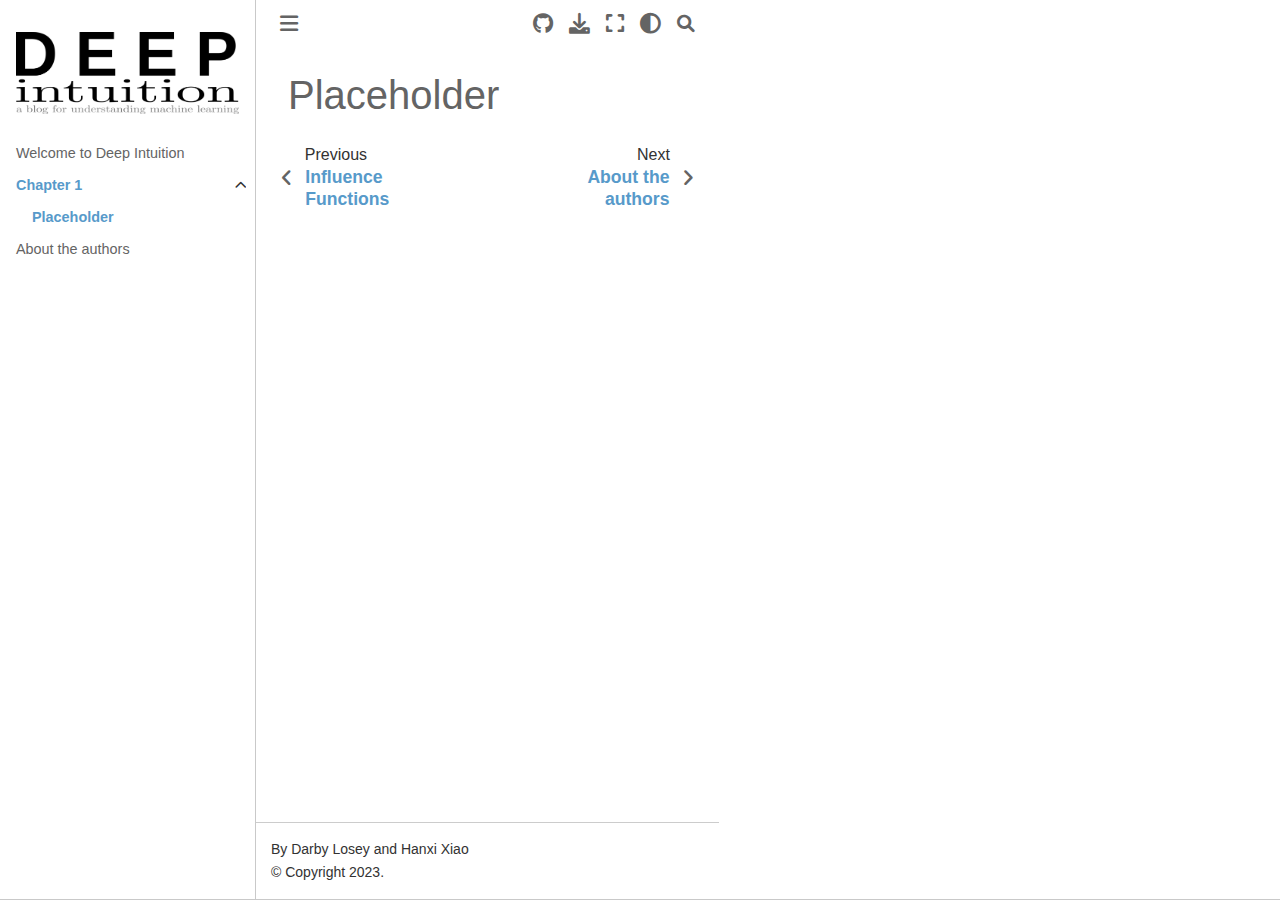
<file: influence/influence_estimation.html>
<!DOCTYPE html>


<html lang="en" >

  <head>
    <meta charset="utf-8" />
    <meta name="viewport" content="width=device-width, initial-scale=1.0" />
    <title>Placeholder &#8212; Deep Intuition</title>
  
  
  
  <script data-cfasync="false">
    document.documentElement.dataset.mode = localStorage.getItem("mode") || "";
    document.documentElement.dataset.theme = localStorage.getItem("theme") || "light";
  </script>
  
  <!-- Loaded before other Sphinx assets -->
  <link href="../_static/styles/theme.css?digest=e353d410970836974a52" rel="stylesheet" />
<link href="../_static/styles/bootstrap.css?digest=e353d410970836974a52" rel="stylesheet" />
<link href="../_static/styles/pydata-sphinx-theme.css?digest=e353d410970836974a52" rel="stylesheet" />

  
  <link href="../_static/vendor/fontawesome/6.1.2/css/all.min.css?digest=e353d410970836974a52" rel="stylesheet" />
  <link rel="preload" as="font" type="font/woff2" crossorigin href="../_static/vendor/fontawesome/6.1.2/webfonts/fa-solid-900.woff2" />
<link rel="preload" as="font" type="font/woff2" crossorigin href="../_static/vendor/fontawesome/6.1.2/webfonts/fa-brands-400.woff2" />
<link rel="preload" as="font" type="font/woff2" crossorigin href="../_static/vendor/fontawesome/6.1.2/webfonts/fa-regular-400.woff2" />

    <link rel="stylesheet" type="text/css" href="../_static/pygments.css" />
    <link rel="stylesheet" href="../_static/styles/sphinx-book-theme.css?digest=14f4ca6b54d191a8c7657f6c759bf11a5fb86285" type="text/css" />
    <link rel="stylesheet" type="text/css" href="../_static/togglebutton.css" />
    <link rel="stylesheet" type="text/css" href="../_static/copybutton.css" />
    <link rel="stylesheet" type="text/css" href="../_static/mystnb.4510f1fc1dee50b3e5859aac5469c37c29e427902b24a333a5f9fcb2f0b3ac41.css" />
    <link rel="stylesheet" type="text/css" href="../_static/sphinx-thebe.css" />
    <link rel="stylesheet" type="text/css" href="../_static/design-style.4045f2051d55cab465a707391d5b2007.min.css" />
  
  <!-- Pre-loaded scripts that we'll load fully later -->
  <link rel="preload" as="script" href="../_static/scripts/bootstrap.js?digest=e353d410970836974a52" />
<link rel="preload" as="script" href="../_static/scripts/pydata-sphinx-theme.js?digest=e353d410970836974a52" />

    <script data-url_root="../" id="documentation_options" src="../_static/documentation_options.js"></script>
    <script src="../_static/jquery.js"></script>
    <script src="../_static/underscore.js"></script>
    <script src="../_static/_sphinx_javascript_frameworks_compat.js"></script>
    <script src="../_static/doctools.js"></script>
    <script src="../_static/clipboard.min.js"></script>
    <script src="../_static/copybutton.js"></script>
    <script src="../_static/scripts/sphinx-book-theme.js?digest=5a5c038af52cf7bc1a1ec88eea08e6366ee68824"></script>
    <script>let toggleHintShow = 'Click to show';</script>
    <script>let toggleHintHide = 'Click to hide';</script>
    <script>let toggleOpenOnPrint = 'true';</script>
    <script src="../_static/togglebutton.js"></script>
    <script>var togglebuttonSelector = '.toggle, .admonition.dropdown';</script>
    <script src="../_static/design-tabs.js"></script>
    <script>const THEBE_JS_URL = "https://unpkg.com/thebe@0.8.2/lib/index.js"
const thebe_selector = ".thebe,.cell"
const thebe_selector_input = "pre"
const thebe_selector_output = ".output, .cell_output"
</script>
    <script async="async" src="../_static/sphinx-thebe.js"></script>
    <script>DOCUMENTATION_OPTIONS.pagename = 'influence/influence_estimation';</script>
    <link rel="author" title="About these documents" href="../about.html" />
    <link rel="index" title="Index" href="../genindex.html" />
    <link rel="search" title="Search" href="../search.html" />
    <link rel="next" title="About the authors" href="../about.html" />
    <link rel="prev" title="Influence Functions" href="influence_motivation.html" />
  <meta name="viewport" content="width=device-width, initial-scale=1"/>
  <meta name="docsearch:language" content="en"/>
  </head>
  
  
  <body data-bs-spy="scroll" data-bs-target=".bd-toc-nav" data-offset="180" data-bs-root-margin="0px 0px -60%" data-default-mode="">

  
  
  <a class="skip-link" href="#main-content">Skip to main content</a>
  
  <input type="checkbox"
          class="sidebar-toggle"
          name="__primary"
          id="__primary"/>
  <label class="overlay overlay-primary" for="__primary"></label>
  
  <input type="checkbox"
          class="sidebar-toggle"
          name="__secondary"
          id="__secondary"/>
  <label class="overlay overlay-secondary" for="__secondary"></label>
  
  <div class="search-button__wrapper">
    <div class="search-button__overlay"></div>
    <div class="search-button__search-container">
<form class="bd-search d-flex align-items-center"
      action="../search.html"
      method="get">
  <i class="fa-solid fa-magnifying-glass"></i>
  <input type="search"
         class="form-control"
         name="q"
         id="search-input"
         placeholder="Search this book..."
         aria-label="Search this book..."
         autocomplete="off"
         autocorrect="off"
         autocapitalize="off"
         spellcheck="false"/>
  <span class="search-button__kbd-shortcut"><kbd class="kbd-shortcut__modifier">Ctrl</kbd>+<kbd>K</kbd></span>
</form></div>
  </div>
  
    <nav class="bd-header navbar navbar-expand-lg bd-navbar">
    </nav>
  
  <div class="bd-container">
    <div class="bd-container__inner bd-page-width">
      
      <div class="bd-sidebar-primary bd-sidebar">
        

  
  <div class="sidebar-header-items sidebar-primary__section">
    
    
    
    
  </div>
  
    <div class="sidebar-primary-items__start sidebar-primary__section">
        <div class="sidebar-primary-item">
  

<a class="navbar-brand logo" href="../intro.html">
  
  
  
  
    
    
      
    
    
    <img src="../_static/word_logo.png" class="logo__image only-light" alt="Logo image"/>
    <script>document.write(`<img src="../_static/word_logo.png" class="logo__image only-dark" alt="Logo image"/>`);</script>
  
  
</a></div>
        <div class="sidebar-primary-item"><nav class="bd-links" id="bd-docs-nav" aria-label="Main">
    <div class="bd-toc-item navbar-nav active">
        
        <ul class="nav bd-sidenav bd-sidenav__home-link">
            <li class="toctree-l1">
                <a class="reference internal" href="../intro.html">
                    Welcome to Deep Intuition
                </a>
            </li>
        </ul>
        <ul class="current nav bd-sidenav">
<li class="toctree-l1 current active has-children"><a class="reference internal" href="influence_motivation.html">Chapter 1</a><input checked="" class="toctree-checkbox" id="toctree-checkbox-1" name="toctree-checkbox-1" type="checkbox"/><label class="toctree-toggle" for="toctree-checkbox-1"><i class="fa-solid fa-chevron-down"></i></label><ul class="current">
<li class="toctree-l2 current active"><a class="current reference internal" href="#">Placeholder</a></li>
</ul>
</li>
<li class="toctree-l1"><a class="reference internal" href="../about.html">About the authors</a></li>
</ul>

    </div>
</nav></div>
    </div>
  
  
  <div class="sidebar-primary-items__end sidebar-primary__section">
  </div>
  
  <div id="rtd-footer-container"></div>


      </div>
      
      <main id="main-content" class="bd-main">
        
        

<div class="sbt-scroll-pixel-helper"></div>

          <div class="bd-content">
            <div class="bd-article-container">
              
              <div class="bd-header-article">
<div class="header-article-items header-article__inner">
  
    <div class="header-article-items__start">
      
        <div class="header-article-item"><label class="sidebar-toggle primary-toggle btn btn-sm" for="__primary" title="Toggle primary sidebar" data-bs-placement="bottom" data-bs-toggle="tooltip">
  <span class="fa-solid fa-bars"></span>
</label></div>
      
    </div>
  
  
    <div class="header-article-items__end">
      
        <div class="header-article-item">

<div class="article-header-buttons">





<div class="dropdown dropdown-source-buttons">
  <button class="btn dropdown-toggle" type="button" data-bs-toggle="dropdown" aria-expanded="false" aria-label="Source repositories">
    <i class="fab fa-github"></i>
  </button>
  <ul class="dropdown-menu">
      
      
      
      <li><a href="https://github.com/DeepIntuitionAI/DeepIntuitionAI.github.io/tree/gh-pages" target="_blank"
   class="btn btn-sm btn-source-repository-button dropdown-item"
   title="Source repository"
   data-bs-placement="left" data-bs-toggle="tooltip"
>
  

<span class="btn__icon-container">
  <i class="fab fa-github"></i>
  </span>
<span class="btn__text-container">Repository</span>
</a>
</li>
      
      
      
      
      <li><a href="https://github.com/DeepIntuitionAI/DeepIntuitionAI.github.io/tree/gh-pages/issues/new?title=Issue%20on%20page%20%2Finfluence/influence_estimation.html&body=Your%20issue%20content%20here." target="_blank"
   class="btn btn-sm btn-source-issues-button dropdown-item"
   title="Open an issue"
   data-bs-placement="left" data-bs-toggle="tooltip"
>
  

<span class="btn__icon-container">
  <i class="fas fa-lightbulb"></i>
  </span>
<span class="btn__text-container">Open issue</span>
</a>
</li>
      
  </ul>
</div>






<div class="dropdown dropdown-download-buttons">
  <button class="btn dropdown-toggle" type="button" data-bs-toggle="dropdown" aria-expanded="false" aria-label="Download this page">
    <i class="fas fa-download"></i>
  </button>
  <ul class="dropdown-menu">
      
      
      
      <li><a href="../_sources/influence/influence_estimation.md" target="_blank"
   class="btn btn-sm btn-download-source-button dropdown-item"
   title="Download source file"
   data-bs-placement="left" data-bs-toggle="tooltip"
>
  

<span class="btn__icon-container">
  <i class="fas fa-file"></i>
  </span>
<span class="btn__text-container">.md</span>
</a>
</li>
      
      
      
      
      <li>
<button onclick="window.print()"
  class="btn btn-sm btn-download-pdf-button dropdown-item"
  title="Print to PDF"
  data-bs-placement="left" data-bs-toggle="tooltip"
>
  

<span class="btn__icon-container">
  <i class="fas fa-file-pdf"></i>
  </span>
<span class="btn__text-container">.pdf</span>
</button>
</li>
      
  </ul>
</div>




<button onclick="toggleFullScreen()"
  class="btn btn-sm btn-fullscreen-button"
  title="Fullscreen mode"
  data-bs-placement="bottom" data-bs-toggle="tooltip"
>
  

<span class="btn__icon-container">
  <i class="fas fa-expand"></i>
  </span>

</button>


<script>
document.write(`
  <button class="theme-switch-button btn btn-sm btn-outline-primary navbar-btn rounded-circle" title="light/dark" aria-label="light/dark" data-bs-placement="bottom" data-bs-toggle="tooltip">
    <span class="theme-switch" data-mode="light"><i class="fa-solid fa-sun"></i></span>
    <span class="theme-switch" data-mode="dark"><i class="fa-solid fa-moon"></i></span>
    <span class="theme-switch" data-mode="auto"><i class="fa-solid fa-circle-half-stroke"></i></span>
  </button>
`);
</script>

<script>
document.write(`
  <button class="btn btn-sm navbar-btn search-button search-button__button" title="Search" aria-label="Search" data-bs-placement="bottom" data-bs-toggle="tooltip">
    <i class="fa-solid fa-magnifying-glass"></i>
  </button>
`);
</script>

</div></div>
      
    </div>
  
</div>
</div>
              
              

<div id="jb-print-docs-body" class="onlyprint">
    <h1>Placeholder</h1>
    <!-- Table of contents -->
    <div id="print-main-content">
        <div id="jb-print-toc">
            
        </div>
    </div>
</div>

              
                
<div id="searchbox"></div>
                <article class="bd-article" role="main">
                  
  <div class="tex2jax_ignore mathjax_ignore section" id="placeholder">
<h1>Placeholder<a class="headerlink" href="#placeholder" title="Permalink to this heading">#</a></h1>
</div>

    <script type="text/x-thebe-config">
    {
        requestKernel: true,
        binderOptions: {
            repo: "binder-examples/jupyter-stacks-datascience",
            ref: "master",
        },
        codeMirrorConfig: {
            theme: "abcdef",
            mode: "python"
        },
        kernelOptions: {
            name: "python3",
            path: "./influence"
        },
        predefinedOutput: true
    }
    </script>
    <script>kernelName = 'python3'</script>

                </article>
              

              
              
                <footer class="bd-footer-article">
                  
<div class="footer-article-items footer-article__inner">
  
    <div class="footer-article-item"><!-- Previous / next buttons -->
<div class="prev-next-area">
    <a class="left-prev"
       href="influence_motivation.html"
       title="previous page">
      <i class="fa-solid fa-angle-left"></i>
      <div class="prev-next-info">
        <p class="prev-next-subtitle">previous</p>
        <p class="prev-next-title">Influence Functions</p>
      </div>
    </a>
    <a class="right-next"
       href="../about.html"
       title="next page">
      <div class="prev-next-info">
        <p class="prev-next-subtitle">next</p>
        <p class="prev-next-title">About the authors</p>
      </div>
      <i class="fa-solid fa-angle-right"></i>
    </a>
</div></div>
  
</div>

                </footer>
              
            </div>
            
            
              
            
          </div>
          <footer class="bd-footer-content">
            
<div class="bd-footer-content__inner container">
  
  <div class="footer-item">
    
<p class="component-author">
By Darby Losey and Hanxi Xiao
</p>

  </div>
  
  <div class="footer-item">
    
  <p class="copyright">
    
      © Copyright 2023.
      <br/>
    
  </p>

  </div>
  
  <div class="footer-item">
    
  </div>
  
  <div class="footer-item">
    
  </div>
  
</div>
          </footer>
        

      </main>
    </div>
  </div>
  
  <!-- Scripts loaded after <body> so the DOM is not blocked -->
  <script src="../_static/scripts/bootstrap.js?digest=e353d410970836974a52"></script>
<script src="../_static/scripts/pydata-sphinx-theme.js?digest=e353d410970836974a52"></script>

  <footer class="bd-footer">
  </footer>
  </body>
</html>
</file>
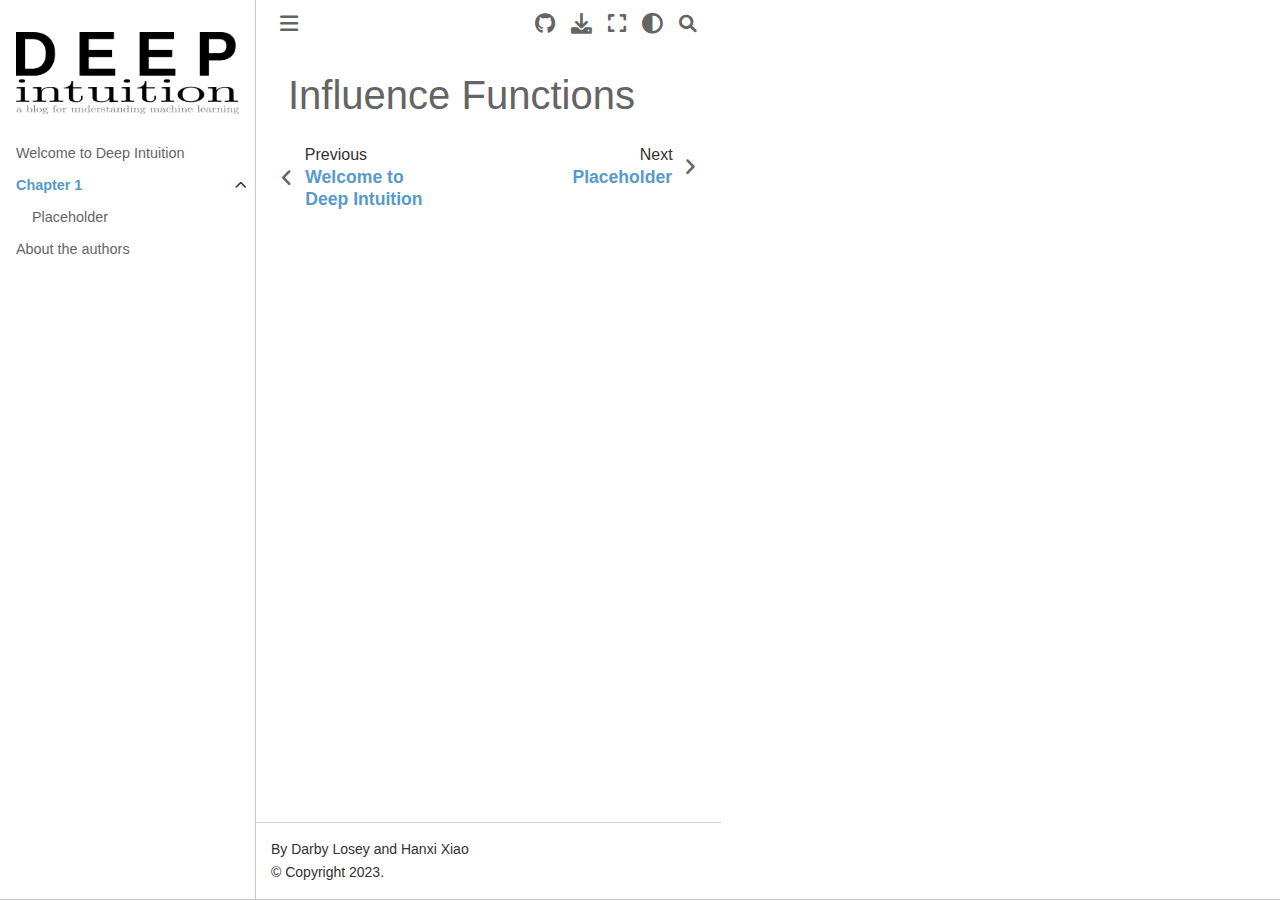
<file: influence/influence_motivation.html>
<!DOCTYPE html>


<html lang="en" >

  <head>
    <meta charset="utf-8" />
    <meta name="viewport" content="width=device-width, initial-scale=1.0" />
    <title>Influence Functions &#8212; Deep Intuition</title>
  
  
  
  <script data-cfasync="false">
    document.documentElement.dataset.mode = localStorage.getItem("mode") || "";
    document.documentElement.dataset.theme = localStorage.getItem("theme") || "light";
  </script>
  
  <!-- Loaded before other Sphinx assets -->
  <link href="../_static/styles/theme.css?digest=e353d410970836974a52" rel="stylesheet" />
<link href="../_static/styles/bootstrap.css?digest=e353d410970836974a52" rel="stylesheet" />
<link href="../_static/styles/pydata-sphinx-theme.css?digest=e353d410970836974a52" rel="stylesheet" />

  
  <link href="../_static/vendor/fontawesome/6.1.2/css/all.min.css?digest=e353d410970836974a52" rel="stylesheet" />
  <link rel="preload" as="font" type="font/woff2" crossorigin href="../_static/vendor/fontawesome/6.1.2/webfonts/fa-solid-900.woff2" />
<link rel="preload" as="font" type="font/woff2" crossorigin href="../_static/vendor/fontawesome/6.1.2/webfonts/fa-brands-400.woff2" />
<link rel="preload" as="font" type="font/woff2" crossorigin href="../_static/vendor/fontawesome/6.1.2/webfonts/fa-regular-400.woff2" />

    <link rel="stylesheet" type="text/css" href="../_static/pygments.css" />
    <link rel="stylesheet" href="../_static/styles/sphinx-book-theme.css?digest=14f4ca6b54d191a8c7657f6c759bf11a5fb86285" type="text/css" />
    <link rel="stylesheet" type="text/css" href="../_static/togglebutton.css" />
    <link rel="stylesheet" type="text/css" href="../_static/copybutton.css" />
    <link rel="stylesheet" type="text/css" href="../_static/mystnb.4510f1fc1dee50b3e5859aac5469c37c29e427902b24a333a5f9fcb2f0b3ac41.css" />
    <link rel="stylesheet" type="text/css" href="../_static/sphinx-thebe.css" />
    <link rel="stylesheet" type="text/css" href="../_static/design-style.4045f2051d55cab465a707391d5b2007.min.css" />
  
  <!-- Pre-loaded scripts that we'll load fully later -->
  <link rel="preload" as="script" href="../_static/scripts/bootstrap.js?digest=e353d410970836974a52" />
<link rel="preload" as="script" href="../_static/scripts/pydata-sphinx-theme.js?digest=e353d410970836974a52" />

    <script data-url_root="../" id="documentation_options" src="../_static/documentation_options.js"></script>
    <script src="../_static/jquery.js"></script>
    <script src="../_static/underscore.js"></script>
    <script src="../_static/_sphinx_javascript_frameworks_compat.js"></script>
    <script src="../_static/doctools.js"></script>
    <script src="../_static/clipboard.min.js"></script>
    <script src="../_static/copybutton.js"></script>
    <script src="../_static/scripts/sphinx-book-theme.js?digest=5a5c038af52cf7bc1a1ec88eea08e6366ee68824"></script>
    <script>let toggleHintShow = 'Click to show';</script>
    <script>let toggleHintHide = 'Click to hide';</script>
    <script>let toggleOpenOnPrint = 'true';</script>
    <script src="../_static/togglebutton.js"></script>
    <script>var togglebuttonSelector = '.toggle, .admonition.dropdown';</script>
    <script src="../_static/design-tabs.js"></script>
    <script>const THEBE_JS_URL = "https://unpkg.com/thebe@0.8.2/lib/index.js"
const thebe_selector = ".thebe,.cell"
const thebe_selector_input = "pre"
const thebe_selector_output = ".output, .cell_output"
</script>
    <script async="async" src="../_static/sphinx-thebe.js"></script>
    <script>DOCUMENTATION_OPTIONS.pagename = 'influence/influence_motivation';</script>
    <link rel="author" title="About these documents" href="../about.html" />
    <link rel="index" title="Index" href="../genindex.html" />
    <link rel="search" title="Search" href="../search.html" />
    <link rel="next" title="Placeholder" href="influence_estimation.html" />
    <link rel="prev" title="Welcome to Deep Intuition" href="../intro.html" />
  <meta name="viewport" content="width=device-width, initial-scale=1"/>
  <meta name="docsearch:language" content="en"/>
  </head>
  
  
  <body data-bs-spy="scroll" data-bs-target=".bd-toc-nav" data-offset="180" data-bs-root-margin="0px 0px -60%" data-default-mode="">

  
  
  <a class="skip-link" href="#main-content">Skip to main content</a>
  
  <input type="checkbox"
          class="sidebar-toggle"
          name="__primary"
          id="__primary"/>
  <label class="overlay overlay-primary" for="__primary"></label>
  
  <input type="checkbox"
          class="sidebar-toggle"
          name="__secondary"
          id="__secondary"/>
  <label class="overlay overlay-secondary" for="__secondary"></label>
  
  <div class="search-button__wrapper">
    <div class="search-button__overlay"></div>
    <div class="search-button__search-container">
<form class="bd-search d-flex align-items-center"
      action="../search.html"
      method="get">
  <i class="fa-solid fa-magnifying-glass"></i>
  <input type="search"
         class="form-control"
         name="q"
         id="search-input"
         placeholder="Search this book..."
         aria-label="Search this book..."
         autocomplete="off"
         autocorrect="off"
         autocapitalize="off"
         spellcheck="false"/>
  <span class="search-button__kbd-shortcut"><kbd class="kbd-shortcut__modifier">Ctrl</kbd>+<kbd>K</kbd></span>
</form></div>
  </div>
  
    <nav class="bd-header navbar navbar-expand-lg bd-navbar">
    </nav>
  
  <div class="bd-container">
    <div class="bd-container__inner bd-page-width">
      
      <div class="bd-sidebar-primary bd-sidebar">
        

  
  <div class="sidebar-header-items sidebar-primary__section">
    
    
    
    
  </div>
  
    <div class="sidebar-primary-items__start sidebar-primary__section">
        <div class="sidebar-primary-item">
  

<a class="navbar-brand logo" href="../intro.html">
  
  
  
  
    
    
      
    
    
    <img src="../_static/word_logo.png" class="logo__image only-light" alt="Logo image"/>
    <script>document.write(`<img src="../_static/word_logo.png" class="logo__image only-dark" alt="Logo image"/>`);</script>
  
  
</a></div>
        <div class="sidebar-primary-item"><nav class="bd-links" id="bd-docs-nav" aria-label="Main">
    <div class="bd-toc-item navbar-nav active">
        
        <ul class="nav bd-sidenav bd-sidenav__home-link">
            <li class="toctree-l1">
                <a class="reference internal" href="../intro.html">
                    Welcome to Deep Intuition
                </a>
            </li>
        </ul>
        <ul class="current nav bd-sidenav">
<li class="toctree-l1 current active has-children"><a class="current reference internal" href="#">Chapter 1</a><input checked="" class="toctree-checkbox" id="toctree-checkbox-1" name="toctree-checkbox-1" type="checkbox"/><label class="toctree-toggle" for="toctree-checkbox-1"><i class="fa-solid fa-chevron-down"></i></label><ul>
<li class="toctree-l2"><a class="reference internal" href="influence_estimation.html">Placeholder</a></li>
</ul>
</li>
<li class="toctree-l1"><a class="reference internal" href="../about.html">About the authors</a></li>
</ul>

    </div>
</nav></div>
    </div>
  
  
  <div class="sidebar-primary-items__end sidebar-primary__section">
  </div>
  
  <div id="rtd-footer-container"></div>


      </div>
      
      <main id="main-content" class="bd-main">
        
        

<div class="sbt-scroll-pixel-helper"></div>

          <div class="bd-content">
            <div class="bd-article-container">
              
              <div class="bd-header-article">
<div class="header-article-items header-article__inner">
  
    <div class="header-article-items__start">
      
        <div class="header-article-item"><label class="sidebar-toggle primary-toggle btn btn-sm" for="__primary" title="Toggle primary sidebar" data-bs-placement="bottom" data-bs-toggle="tooltip">
  <span class="fa-solid fa-bars"></span>
</label></div>
      
    </div>
  
  
    <div class="header-article-items__end">
      
        <div class="header-article-item">

<div class="article-header-buttons">





<div class="dropdown dropdown-source-buttons">
  <button class="btn dropdown-toggle" type="button" data-bs-toggle="dropdown" aria-expanded="false" aria-label="Source repositories">
    <i class="fab fa-github"></i>
  </button>
  <ul class="dropdown-menu">
      
      
      
      <li><a href="https://github.com/DeepIntuitionAI/DeepIntuitionAI.github.io/tree/gh-pages" target="_blank"
   class="btn btn-sm btn-source-repository-button dropdown-item"
   title="Source repository"
   data-bs-placement="left" data-bs-toggle="tooltip"
>
  

<span class="btn__icon-container">
  <i class="fab fa-github"></i>
  </span>
<span class="btn__text-container">Repository</span>
</a>
</li>
      
      
      
      
      <li><a href="https://github.com/DeepIntuitionAI/DeepIntuitionAI.github.io/tree/gh-pages/issues/new?title=Issue%20on%20page%20%2Finfluence/influence_motivation.html&body=Your%20issue%20content%20here." target="_blank"
   class="btn btn-sm btn-source-issues-button dropdown-item"
   title="Open an issue"
   data-bs-placement="left" data-bs-toggle="tooltip"
>
  

<span class="btn__icon-container">
  <i class="fas fa-lightbulb"></i>
  </span>
<span class="btn__text-container">Open issue</span>
</a>
</li>
      
  </ul>
</div>






<div class="dropdown dropdown-download-buttons">
  <button class="btn dropdown-toggle" type="button" data-bs-toggle="dropdown" aria-expanded="false" aria-label="Download this page">
    <i class="fas fa-download"></i>
  </button>
  <ul class="dropdown-menu">
      
      
      
      <li><a href="../_sources/influence/influence_motivation.md" target="_blank"
   class="btn btn-sm btn-download-source-button dropdown-item"
   title="Download source file"
   data-bs-placement="left" data-bs-toggle="tooltip"
>
  

<span class="btn__icon-container">
  <i class="fas fa-file"></i>
  </span>
<span class="btn__text-container">.md</span>
</a>
</li>
      
      
      
      
      <li>
<button onclick="window.print()"
  class="btn btn-sm btn-download-pdf-button dropdown-item"
  title="Print to PDF"
  data-bs-placement="left" data-bs-toggle="tooltip"
>
  

<span class="btn__icon-container">
  <i class="fas fa-file-pdf"></i>
  </span>
<span class="btn__text-container">.pdf</span>
</button>
</li>
      
  </ul>
</div>




<button onclick="toggleFullScreen()"
  class="btn btn-sm btn-fullscreen-button"
  title="Fullscreen mode"
  data-bs-placement="bottom" data-bs-toggle="tooltip"
>
  

<span class="btn__icon-container">
  <i class="fas fa-expand"></i>
  </span>

</button>


<script>
document.write(`
  <button class="theme-switch-button btn btn-sm btn-outline-primary navbar-btn rounded-circle" title="light/dark" aria-label="light/dark" data-bs-placement="bottom" data-bs-toggle="tooltip">
    <span class="theme-switch" data-mode="light"><i class="fa-solid fa-sun"></i></span>
    <span class="theme-switch" data-mode="dark"><i class="fa-solid fa-moon"></i></span>
    <span class="theme-switch" data-mode="auto"><i class="fa-solid fa-circle-half-stroke"></i></span>
  </button>
`);
</script>

<script>
document.write(`
  <button class="btn btn-sm navbar-btn search-button search-button__button" title="Search" aria-label="Search" data-bs-placement="bottom" data-bs-toggle="tooltip">
    <i class="fa-solid fa-magnifying-glass"></i>
  </button>
`);
</script>

</div></div>
      
    </div>
  
</div>
</div>
              
              

<div id="jb-print-docs-body" class="onlyprint">
    <h1>Influence Functions</h1>
    <!-- Table of contents -->
    <div id="print-main-content">
        <div id="jb-print-toc">
            
        </div>
    </div>
</div>

              
                
<div id="searchbox"></div>
                <article class="bd-article" role="main">
                  
  <div class="tex2jax_ignore mathjax_ignore section" id="influence-functions">
<h1>Influence Functions<a class="headerlink" href="#influence-functions" title="Permalink to this heading">#</a></h1>
<div class="toctree-wrapper compound">
</div>
</div>

    <script type="text/x-thebe-config">
    {
        requestKernel: true,
        binderOptions: {
            repo: "binder-examples/jupyter-stacks-datascience",
            ref: "master",
        },
        codeMirrorConfig: {
            theme: "abcdef",
            mode: "python"
        },
        kernelOptions: {
            name: "python3",
            path: "./influence"
        },
        predefinedOutput: true
    }
    </script>
    <script>kernelName = 'python3'</script>

                </article>
              

              
              
                <footer class="bd-footer-article">
                  
<div class="footer-article-items footer-article__inner">
  
    <div class="footer-article-item"><!-- Previous / next buttons -->
<div class="prev-next-area">
    <a class="left-prev"
       href="../intro.html"
       title="previous page">
      <i class="fa-solid fa-angle-left"></i>
      <div class="prev-next-info">
        <p class="prev-next-subtitle">previous</p>
        <p class="prev-next-title">Welcome to Deep Intuition</p>
      </div>
    </a>
    <a class="right-next"
       href="influence_estimation.html"
       title="next page">
      <div class="prev-next-info">
        <p class="prev-next-subtitle">next</p>
        <p class="prev-next-title">Placeholder</p>
      </div>
      <i class="fa-solid fa-angle-right"></i>
    </a>
</div></div>
  
</div>

                </footer>
              
            </div>
            
            
              
            
          </div>
          <footer class="bd-footer-content">
            
<div class="bd-footer-content__inner container">
  
  <div class="footer-item">
    
<p class="component-author">
By Darby Losey and Hanxi Xiao
</p>

  </div>
  
  <div class="footer-item">
    
  <p class="copyright">
    
      © Copyright 2023.
      <br/>
    
  </p>

  </div>
  
  <div class="footer-item">
    
  </div>
  
  <div class="footer-item">
    
  </div>
  
</div>
          </footer>
        

      </main>
    </div>
  </div>
  
  <!-- Scripts loaded after <body> so the DOM is not blocked -->
  <script src="../_static/scripts/bootstrap.js?digest=e353d410970836974a52"></script>
<script src="../_static/scripts/pydata-sphinx-theme.js?digest=e353d410970836974a52"></script>

  <footer class="bd-footer">
  </footer>
  </body>
</html>
</file>
<file: _static/styles/theme.css>
/* Provided by Sphinx's 'basic' theme, and included in the final set of assets */
@import "../basic.css";
</file>
<file: _static/styles/pydata-sphinx-theme.css>
html{--pst-header-height:4rem;--pst-header-article-height:calc(var(--pst-header-height)*2/3);--pst-sidebar-secondary:17rem;--pst-font-size-base:1rem;--pst-font-size-h1:2.5rem;--pst-font-size-h2:2rem;--pst-font-size-h3:1.75rem;--pst-font-size-h4:1.5rem;--pst-font-size-h5:1.25rem;--pst-font-size-h6:1.1rem;--pst-font-size-milli:0.9rem;--pst-sidebar-font-size:0.9rem;--pst-sidebar-font-size-mobile:1.1rem;--pst-sidebar-header-font-size:1.2rem;--pst-sidebar-header-font-weight:600;--pst-admonition-font-weight-heading:600;--pst-font-weight-caption:300;--pst-font-weight-heading:400;--pst-font-family-base-system:-apple-system,BlinkMacSystemFont,Segoe UI,"Helvetica Neue",Arial,sans-serif,Apple Color Emoji,Segoe UI Emoji,Segoe UI Symbol;--pst-font-family-monospace-system:"SFMono-Regular",Menlo,Consolas,Monaco,Liberation Mono,Lucida Console,monospace;--pst-font-family-base:var(--pst-font-family-base-system);--pst-font-family-heading:var(--pst-font-family-base-system);--pst-font-family-monospace:var(--pst-font-family-monospace-system);--pst-font-size-icon:1.5rem;--pst-icon-check-circle:"";--pst-icon-info-circle:"";--pst-icon-exclamation-triangle:"";--pst-icon-exclamation-circle:"";--pst-icon-times-circle:"";--pst-icon-lightbulb:"";--pst-icon-download:"";--pst-icon-angle-left:"";--pst-icon-angle-right:"";--pst-icon-external-link:"";--pst-icon-search-minus:"";--pst-icon-github:"";--pst-icon-gitlab:"";--pst-icon-share:"";--pst-icon-bell:"";--pst-icon-pencil:"";--pst-breadcrumb-divider:"";--pst-icon-admonition-default:var(--pst-icon-bell);--pst-icon-admonition-note:var(--pst-icon-info-circle);--pst-icon-admonition-attention:var(--pst-icon-exclamation-circle);--pst-icon-admonition-caution:var(--pst-icon-exclamation-triangle);--pst-icon-admonition-warning:var(--pst-icon-exclamation-triangle);--pst-icon-admonition-danger:var(--pst-icon-exclamation-triangle);--pst-icon-admonition-error:var(--pst-icon-times-circle);--pst-icon-admonition-hint:var(--pst-icon-lightbulb);--pst-icon-admonition-tip:var(--pst-icon-lightbulb);--pst-icon-admonition-important:var(--pst-icon-exclamation-circle);--pst-icon-admonition-seealso:var(--pst-icon-share);--pst-icon-admonition-todo:var(--pst-icon-pencil);--pst-icon-versionmodified-default:var(--pst-icon-exclamation-circle);--pst-icon-versionmodified-added:var(--pst-icon-exclamation-circle);--pst-icon-versionmodified-changed:var(--pst-icon-exclamation-circle);--pst-icon-versionmodified-deprecated:var(--pst-icon-exclamation-circle);font-size:var(--pst-font-size-base);scroll-padding-top:calc(var(--pst-header-height) + 1rem)}body{background-color:var(--pst-color-background);color:var(--pst-color-text-base);display:flex;flex-direction:column;font-family:var(--pst-font-family-base);font-weight:400;line-height:1.65;min-height:100vh}body::-webkit-scrollbar{height:.5rem;width:.5rem}body::-webkit-scrollbar-thumb{background:var(--pst-color-text-muted);border-radius:.25rem}body::-webkit-scrollbar-track{background:transparent}body::-webkit-scrollbar-thumb{background:var(--pst-color-on-surface)}body::-webkit-scrollbar-thumb:hover,body:hover::-webkit-scrollbar-thumb{background:var(--pst-color-text-muted)}body::-webkit-scrollbar-track{background:var(--pst-color-background)}p{color:var(--pst-color-text-base);font-size:1em;margin-bottom:1.15rem}p.rubric{border-bottom:1px solid var(--pst-color-border)}p.centered{text-align:center}a{word-wrap:break-word;color:var(--pst-color-link);text-decoration:none}a:hover{color:var(--pst-color-link-hover);text-decoration:underline}a.headerlink{color:var(--pst-color-warning);font-size:.8em;margin-left:.2em;opacity:.4;padding:0 4px;text-decoration:none;transition:all .2s ease-out;user-select:none}a.headerlink:hover{opacity:1}a.github:before,a.gitlab:before{color:var(--pst-color-text-muted);font:var(--fa-font-brands);margin-right:.25rem}a.github:before{content:var(--pst-icon-github)}a.gitlab:before{content:var(--pst-icon-gitlab)}.heading-style,h1,h2,h3,h4,h5,h6{font-family:var(--pst-font-family-heading);font-weight:var(--pst-font-weight-heading);line-height:1.15;margin:2.75rem 0 1.05rem}h1{font-size:var(--pst-font-size-h1);margin-top:0}h1,h2{color:var(--pst-color-primary)}h2{font-size:var(--pst-font-size-h2)}h3{font-size:var(--pst-font-size-h3)}h3,h4{color:var(--pst-color-text-base)}h4{font-size:var(--pst-font-size-h4)}h5{font-size:var(--pst-font-size-h5)}h5,h6{color:var(--pst-color-text-base)}h6{font-size:var(--pst-font-size-h6)}.text_small,small{font-size:var(--pst-font-size-milli)}hr{border:0;border-top:1px solid var(--pst-color-border)}code,kbd,pre,samp{font-family:var(--pst-font-family-monospace)}kbd{background-color:var(--pst-color-on-background);color:var(--pst-color-text-muted)}kbd:not(.compound){border:1px solid var(--pst-color-border);box-shadow:1px 1px 1px var(--pst-color-shadow);margin:0 .1rem;padding:.1rem .4rem}code{color:var(--pst-color-inline-code)}pre{background-color:var(--pst-color-surface);border:1px solid var(--pst-color-border);border-radius:.25rem;color:var(--pst-color-text-base);line-height:1.2em;margin:1.5em 0;padding:1rem}pre::-webkit-scrollbar{height:.5rem;width:.5rem}pre::-webkit-scrollbar-thumb{background:var(--pst-color-text-muted);border-radius:.25rem}pre::-webkit-scrollbar-track{background:transparent}pre::-webkit-scrollbar-thumb{background:var(--pst-color-on-surface)}pre::-webkit-scrollbar-thumb:hover,pre:hover::-webkit-scrollbar-thumb{background:var(--pst-color-text-muted)}pre .linenos{opacity:.5;padding-right:10px}.skip-link{background-color:var(--pst-color-background);border-bottom:1px solid var(--pst-color-border);color:var(--pst-color-link);left:0;padding:.5rem;position:fixed;right:0;text-align:center;top:0;transform:translateY(-100%);transition:transform .15s ease-in-out;z-index:1055}.skip-link:focus{transform:translateY(0)}.bd-container{display:flex;flex-grow:1;justify-content:center}.bd-container .bd-container__inner{display:flex}.bd-page-width{width:100%}@media(min-width:960px){.bd-page-width{max-width:88rem}}.bd-header-announcement{align-items:center;display:flex;justify-content:center;min-height:3rem;padding:.5rem 12.5%;position:relative;text-align:center;width:100%}@media(max-width:959.98px){.bd-header-announcement{padding:.5rem 2%}}.bd-header-announcement p{font-weight:700;margin:0}.bd-header-announcement:after{background-color:var(--pst-color-info);content:"";height:100%;left:0;opacity:.2;position:absolute;top:0;width:100%;z-index:-1}.bd-header-announcement:empty{display:none}.bd-main{display:flex;flex-direction:column;flex-grow:1;min-width:0}.bd-main .bd-content{display:flex;height:100%;justify-content:center}.bd-main .bd-content .bd-article-container{display:flex;flex-direction:column;justify-content:start;max-width:60em;overflow-x:auto;padding:1rem;width:100%}@media(min-width:1200px){.bd-main .bd-content .bd-article-container .bd-article{padding-left:2rem;padding-top:1.5rem}}.bd-footer{border-top:1px solid var(--pst-color-border);width:100%}.bd-footer .bd-footer__inner{display:flex;flex-grow:1;margin:auto;padding:1rem}.bd-footer .footer-items__end,.bd-footer .footer-items__start{display:flex;flex-direction:column;gap:.5rem;justify-content:center}.bd-footer .footer-items__end{margin-left:auto;text-align:end}.bd-footer .footer-item p{margin-bottom:0}.bd-footer-article .footer-article-items,.bd-footer-content .footer-content-items{display:flex;flex-direction:column;margin-top:auto}.bd-header{background:var(--pst-color-on-background)!important;box-shadow:0 .125rem .25rem 0 var(--pst-color-shadow);justify-content:center;max-width:100vw;padding:0;position:sticky;top:0;width:100%;z-index:1030}.bd-header .bd-header__inner{align-items:center;display:flex;height:fit-content;padding-left:1rem;padding-right:1rem}.bd-header .navbar-item{align-items:center;display:flex;height:var(--pst-header-height);max-height:var(--pst-header-height)}.bd-header .navbar-header-items{flex-shrink:1}@media(min-width:960px){.bd-header .navbar-header-items{display:flex;flex-grow:1;padding:0 0 0 .5rem}}.bd-header .navbar-header-items__center,.bd-header .navbar-header-items__end,.bd-header .navbar-header-items__start{align-items:center;display:flex;flex-flow:wrap;row-gap:0}.bd-header .navbar-header-items__center,.bd-header .navbar-header-items__end{column-gap:1rem}.bd-header .navbar-header-items__start{flex-shrink:0;gap:.5rem;margin-right:auto}.bd-header .navbar-header-items__end{justify-content:end}.bd-header .navbar-nav{display:flex}@media(min-width:960px){.bd-header .navbar-nav{align-items:center}}.bd-header .navbar-nav li a.nav-link{color:var(--pst-color-text-muted)}.bd-header .navbar-nav li a.nav-link:focus,.bd-header .navbar-nav li a.nav-link:hover{color:var(--pst-color-primary)}.bd-header .navbar-nav>.active>.nav-link{color:var(--pst-color-primary);font-weight:600}.bd-header .navbar-nav .dropdown button{border:none;color:var(--pst-color-text-muted);display:unset}.bd-header .navbar-nav .dropdown .dropdown-menu{background-color:var(--pst-color-on-background);border:1px solid var(--pst-color-border);box-shadow:0 0 .3rem .1rem var(--pst-color-shadow);margin:.5rem 0;min-width:20rem;padding:.5rem 1rem;z-index:1070}.bd-header .navbar-nav .dropdown .dropdown-menu:not(.show){display:none}@media(min-width:960px){.navbar-center-items .navbar-item{display:inline-block}}.toc-entry>.nav-link.active{background-color:transparent;border-left:2px solid var(--pst-color-primary);color:var(--pst-color-primary);font-weight:600}.nav-link:hover{border-style:none}.nav-link.nav-external:after{content:var(--pst-icon-external-link);font:var(--fa-font-solid);font-size:.75em;margin-left:.3em}.bd-navbar-elements li.nav-item i{font-size:.7rem;padding-left:2px;vertical-align:middle}.bd-header label.sidebar-toggle{align-items:center;color:var(--pst-color-muted);cursor:pointer;display:flex;font-size:var(--pst-font-size-icon);margin-bottom:0}.bd-header label.primary-toggle{padding-right:1rem}@media(min-width:960px){.bd-header label.primary-toggle{display:none}}.bd-header label.secondary-toggle{padding-left:1rem}@media(min-width:1200px){.bd-header label.secondary-toggle{display:none}}.bd-header .navbar-header-items{display:none}@media(min-width:960px){.bd-header .navbar-header-items{display:inherit}}.navbar-persistent--mobile{margin-left:auto}@media(min-width:960px){.navbar-persistent--mobile{display:none}}.navbar-persistent--container{display:none}@media(min-width:960px){.navbar-persistent--container{display:flex}}.header-article__inner{display:flex;padding:0 .5rem}.header-article__inner .header-article-item{height:var(--pst-header-article-height);min-height:var(--pst-header-article-height)}.header-article__inner .header-article-items__end,.header-article__inner .header-article-items__start{align-items:start;display:flex;gap:.5rem}.header-article__inner .header-article-items__end{margin-left:auto}.bd-sidebar-primary{background-color:var(--pst-color-background);border-right:1px solid var(--pst-color-border);display:flex;flex:0 0 auto;flex-direction:column;font-size:var(--pst-sidebar-font-size-mobile);gap:1rem;max-height:calc(100vh - var(--pst-header-height));overflow-y:auto;padding:2rem 1rem 1rem;position:sticky;top:var(--pst-header-height);width:25%}.bd-sidebar-primary::-webkit-scrollbar{height:.5rem;width:.5rem}.bd-sidebar-primary::-webkit-scrollbar-thumb{background:var(--pst-color-text-muted);border-radius:.25rem}.bd-sidebar-primary::-webkit-scrollbar-track{background:transparent}.bd-sidebar-primary::-webkit-scrollbar-thumb{background:var(--pst-color-on-surface)}.bd-sidebar-primary::-webkit-scrollbar-thumb:hover,.bd-sidebar-primary:hover::-webkit-scrollbar-thumb{background:var(--pst-color-text-muted)}@media(min-width:960px){.bd-sidebar-primary{font-size:var(--pst-sidebar-font-size)}}.bd-sidebar-primary .nav-link{font-size:var(--pst-sidebar-font-size-mobile)}.bd-sidebar-primary.no-sidebar{border-right:0}@media(min-width:960px){.bd-sidebar-primary.hide-on-wide{display:none}}.bd-sidebar-primary h1,.bd-sidebar-primary h2,.bd-sidebar-primary h3,.bd-sidebar-primary h4{color:var(--pst-color-text-base)}.bd-sidebar-primary .sidebar-primary-items__end .sidebar-primary-item,.bd-sidebar-primary .sidebar-primary-items__start .sidebar-primary-item{padding:.5rem 0}.bd-sidebar-primary .sidebar-header-items{display:flex;flex-direction:column}.bd-sidebar-primary .sidebar-header-items .sidebar-header-items__title{color:var(--pst-color-text-base);font-size:var(--pst-sidebar-header-font-size);font-weight:var(--pst-sidebar-header-font-weight);margin-bottom:.5rem}.bd-sidebar-primary .sidebar-header-items .nav-item.dropdown button{display:none}.bd-sidebar-primary .sidebar-header-items .nav-item.dropdown .dropdown-menu{background-color:inherit;border:none;display:flex;flex-direction:column;font-size:inherit;margin:0;padding:0}.bd-sidebar-primary .sidebar-header-items .sidebar-header-items__center{display:flex;flex-direction:column}.bd-sidebar-primary .sidebar-header-items .sidebar-header-items__end{align-items:center;display:flex;gap:.5rem}@media(min-width:960px){.bd-sidebar-primary .sidebar-header-items{display:none}}.bd-sidebar-primary .sidebar-primary-items__start{border-top:1px solid var(--pst-color-border)}@media(min-width:960px){.bd-sidebar-primary .sidebar-primary-items__start{border-top:none}}.bd-sidebar-primary .sidebar-primary-items__end{margin-bottom:1em;margin-top:auto}.bd-sidebar-primary .list-caption{list-style:none;padding-left:0}.bd-sidebar-primary li{position:relative}.bd-sidebar-primary li.has-children>.reference{padding-right:30px}.bd-sidebar-primary label.toctree-toggle{align-items:center;cursor:pointer;display:flex;height:30px;justify-content:center;position:absolute;right:0;top:0;width:30px}.bd-sidebar-primary label.toctree-toggle:hover{background:var(--pst-color-surface)}.bd-sidebar-primary label.toctree-toggle i{display:inline-block;font-size:.75rem;text-align:center}.bd-sidebar-primary label.toctree-toggle i:hover{color:var(--pst-color-primary)}.bd-sidebar-primary .label-parts{height:100%;width:100%}.bd-sidebar-primary .label-parts:hover{background:none}.bd-sidebar-primary .label-parts i{position:absolute;right:0;top:.3em;width:30px}nav.bd-links{margin-right:-1rem}@media(min-width:960px){nav.bd-links{display:block}}nav.bd-links ul{list-style:none}nav.bd-links ul ul{padding:0 0 0 1rem}nav.bd-links li>a{color:var(--pst-color-text-muted);display:block;padding:.25rem 0}nav.bd-links li>a:hover{background-color:transparent;color:var(--pst-color-primary);text-decoration:none}nav.bd-links li>a.reference.external:after{content:var(--pst-icon-external-link);font:var(--fa-font-solid);font-size:.75em;margin-left:.3em}nav.bd-links .active:hover>a,nav.bd-links .active>a{color:var(--pst-color-primary);font-weight:600}nav.bd-links p.bd-links__title{font-size:var(--pst-sidebar-header-font-size)}nav.bd-links p.bd-links__title,nav.bd-links p.caption{font-weight:var(--pst-sidebar-header-font-weight);margin-bottom:.5rem}nav.bd-links p.caption{color:var(--pst-color-text-base);font-size:var(--pst-sidebar-font-size-mobile);margin-top:1.25rem;position:relative}nav.bd-links p.caption:first-child{margin-top:0}@media(min-width:960px){nav.bd-links p.caption{font-size:var(--pst-sidebar-font-size)}}.bd-sidebar-secondary{background-color:var(--pst-color-background);display:flex;flex-direction:column;flex-shrink:0;font-size:var(--pst-sidebar-font-size-mobile);max-height:calc(100vh - var(--pst-header-height));order:2;overflow-y:auto;padding:2rem 1rem 1rem;position:sticky;top:var(--pst-header-height);width:var(--pst-sidebar-secondary)}@media(min-width:1200px){.bd-sidebar-secondary{font-size:var(--pst-sidebar-font-size)}}.bd-sidebar-secondary::-webkit-scrollbar{height:.5rem;width:.5rem}.bd-sidebar-secondary::-webkit-scrollbar-thumb{background:var(--pst-color-text-muted);border-radius:.25rem}.bd-sidebar-secondary::-webkit-scrollbar-track{background:transparent}.bd-sidebar-secondary::-webkit-scrollbar-thumb{background:var(--pst-color-on-surface)}.bd-sidebar-secondary::-webkit-scrollbar-thumb:hover,.bd-sidebar-secondary:hover::-webkit-scrollbar-thumb{background:var(--pst-color-text-muted)}.sidebar-secondary-item{padding:.5rem}@media(min-width:1200px){.sidebar-secondary-item{border-left:1px solid var(--pst-color-border);padding-left:1rem}}.sidebar-secondary-item i{padding-right:.5rem}input.sidebar-toggle{display:none}label.overlay{background-color:#000;height:0;left:0;opacity:.5;position:fixed;top:0;transition:opacity .2s ease-out;width:0;z-index:1050}input#__primary:checked+label.overlay.overlay-primary,input#__secondary:checked+label.overlay.overlay-secondary{height:100vh;width:100vw}input#__primary:checked~.bd-container .bd-sidebar-primary{margin-left:0;visibility:visible}input#__secondary:checked~.bd-container .bd-sidebar-secondary{margin-right:0;visibility:visible}@media(min-width:960px){label.sidebar-toggle.primary-toggle{display:none}input#__primary:checked+label.overlay.overlay-primary{height:0;width:0}.bd-sidebar-primary{margin-left:0;visibility:visible}}@media(max-width:959.98px){.bd-sidebar-primary{flex-grow:.75;height:100vh;left:0;margin-left:-75%;max-height:100vh;max-width:350px;position:fixed;top:0;transition:visibility .2s ease-out,margin .2s ease-out;visibility:hidden;width:75%;z-index:1055}}@media(max-width:1199.98px){.bd-sidebar-secondary{flex-grow:.75;height:100vh;margin-right:-75%;max-height:100vh;max-width:350px;position:fixed;right:0;top:0;transition:visibility .2s ease-out,margin .2s ease-out;visibility:hidden;width:75%;z-index:1055}}ul.bd-breadcrumbs{display:flex;flex-wrap:wrap;font-size:.8rem;list-style:none;padding-left:0}ul.bd-breadcrumbs li.breadcrumb-item{align-items:center;display:flex;font-weight:700}ul.bd-breadcrumbs li.breadcrumb-item a{color:var(--pst-color-link)}ul.bd-breadcrumbs li.breadcrumb-item:not(.breadcrumb-home):before{color:var(--pst-color-text-muted);content:var(--pst-breadcrumb-divider);font:var(--fa-font-solid);font-size:.8rem;padding:0 .5rem}.navbar-icon-links{column-gap:1rem;display:flex;flex-direction:row;flex-wrap:wrap}.navbar-icon-links li.nav-item a.nav-link{padding-left:0;padding-right:0}.navbar-icon-links a span{align-items:center;display:flex}.navbar-icon-links i.fa-brands,.navbar-icon-links i.fa-regular,.navbar-icon-links i.fa-solid{font-size:var(--pst-font-size-icon);font-style:normal;vertical-align:middle}.navbar-icon-links i.fa-square-twitter:before{color:#55acee}.navbar-icon-links i.fa-square-gitlab:before{color:#548}.navbar-icon-links i.fa-bitbucket:before{color:#0052cc}.navbar-icon-links img.icon-link-image{border-radius:.2rem;height:1.5em}.navbar-brand{align-items:center;display:flex;flex-shrink:0;gap:.5rem;height:var(--pst-header-height);margin:0;max-height:var(--pst-header-height);padding:.5rem 0;position:relative;width:auto}.navbar-brand p{margin-bottom:0}.navbar-brand img{height:100%;max-width:100%;width:auto}.navbar-nav ul{display:block;list-style:none}.navbar-nav ul ul{padding:0 0 0 1rem}.navbar-nav li{display:flex;flex-direction:column}.navbar-nav li a{align-items:center;color:var(--pst-color-text-muted);display:flex;height:100%;padding-bottom:.25rem;padding-top:.25rem}.navbar-nav li a:hover{border-style:none;text-decoration-line:none}.navbar-nav li a:focus,.navbar-nav li a:hover,.navbar-nav li.current>a{color:var(--pst-color-primary)}.navbar-nav li.current>a{font-weight:600}.navbar-nav .toctree-checkbox{display:none;position:absolute}.navbar-nav .toctree-checkbox~ul{display:none}.navbar-nav .toctree-checkbox~label i{transform:rotate(0deg)}.navbar-nav .toctree-checkbox:checked~ul{display:block}.navbar-nav .toctree-checkbox:checked~label i{transform:rotate(180deg)}.bd-header .navbar-nav>p.sidebar-header-items__title{display:none}.page-toc .section-nav{border-bottom:none;padding-left:0}.page-toc .section-nav ul{padding-left:1rem}.page-toc .nav-link{font-size:var(--pst-sidebar-font-size-mobile)}@media(min-width:1200px){.page-toc .nav-link{font-size:var(--pst-sidebar-font-size)}}.page-toc .onthispage{color:var(--pst-color-text-base);font-weight:var(--pst-sidebar-header-font-weight);margin-bottom:.5rem}.prev-next-area{width:100%}.prev-next-area p{line-height:1.3em;margin:0 .3em}.prev-next-area i{font-size:1.2em}.prev-next-area a{align-items:center;border:none;color:var(--pst-color-text-muted);display:flex;max-width:45%;overflow-x:hidden;padding:10px;text-decoration:none}.prev-next-area a p.prev-next-title{color:var(--pst-color-primary);font-size:1.1em;font-weight:var(--pst-admonition-font-weight-heading)}.prev-next-area a:hover p.prev-next-title{text-decoration:underline}.prev-next-area a .prev-next-info{flex-direction:column;margin:0 .5em}.prev-next-area a .prev-next-info .prev-next-subtitle{text-transform:capitalize}.prev-next-area a.left-prev{float:left}.prev-next-area a.right-next{float:right}.prev-next-area a.right-next div.prev-next-info{text-align:right}.bd-search{margin-left:-15px;margin-right:-15px;padding:1rem 15px;position:relative}.bd-search .icon{color:var(--pst-color-border);left:25px;position:absolute}.bd-search i.fa-solid.fa-magnifying-glass{color:var(--pst-color-text-muted);left:1.6rem;position:absolute}.bd-search input{background-color:var(--pst-color-background);border:1px solid var(--pst-color-border);border-radius:.25rem;color:var(--pst-color-text-base);padding-left:2.5rem}.bd-search input::placeholder{color:var(--pst-color-border)}.bd-search input:active,.bd-search input:focus{background-color:var(--pst-color-background);color:var(--pst-color-text-base)}.bd-search input::-webkit-search-cancel-button,.bd-search input::-webkit-search-decoration{-webkit-appearance:none;appearance:none}.bd-search .search-button__kbd-shortcut{color:var(--pst-color-border);display:flex;position:absolute;right:2em}.search-button{align-content:center;align-items:center;color:var(--pst-color-text-muted);display:flex;padding:0}.search-button:hover{color:var(--pst-color-primary)}.search-button i{font-size:1.3rem}.search-button__overlay,.search-button__search-container{display:none}.search-button__wrapper.show .search-button__search-container{display:flex;left:50%;margin-top:.5rem;max-width:800px;position:fixed;right:1rem;top:30%;transform:translate(-50%,-50%);width:90%;z-index:1055}.search-button__wrapper.show .search-button__overlay{background-color:#000;display:flex;height:100%;left:0;opacity:.5;position:fixed;top:0;width:100%;z-index:1050}.search-button__wrapper.show form.bd-search{flex-grow:1;padding-bottom:0;padding-top:0}.search-button__wrapper.show i,.search-button__wrapper.show input{font-size:var(--pst-font-size-icon)}div#searchbox p.highlight-link{box-shadow:0 .2rem .5rem var(--pst-color-shadow),0 0 .0625rem var(--pst-color-shadow)!important;margin:1rem 0;width:fit-content}@media(min-width:1200px){div#searchbox p.highlight-link{margin-left:2rem}}div#searchbox p.highlight-link a{background-color:var(--pst-color-primary);border-radius:.25rem;color:#fff;font-size:1.25rem;padding:.75rem;transition:box-shadow .25s ease-out}div#searchbox p.highlight-link a:hover{box-shadow:inset 0 0 50px 50px rgba(0,0,0,.25);text-decoration:none}div#searchbox p.highlight-link a:before{color:unset;content:var(--pst-icon-search-minus);font:var(--fa-font-solid);margin-right:.5rem}.theme-switch-button{border-color:var(--pst-color-on-background);font-size:calc(var(--pst-font-size-icon) - .1rem);margin:0 -.5rem;padding:0}.theme-switch-button span{color:var(--pst-color-text-muted);display:none;padding:.5rem}.theme-switch-button span:active,.theme-switch-button span:focus,.theme-switch-button span:hover{text-decoration:none}.theme-switch-button:active,.theme-switch-button:hover{background-color:var(--pst-color-on-surface)!important;border-color:var(--pst-color-on-background)!important}.theme-switch-button:active a,.theme-switch-button:hover a{color:var(--pst-color-text-muted)}.bd-sidebar-primary .theme-switch-button{border-color:var(--pst-color-background)}.bd-sidebar-primary .theme-switch-button:active,.bd-sidebar-primary .theme-switch-button:hover{border-color:var(--pst-color-background)!important}html[data-mode=auto] .theme-switch-button span[data-mode=auto],html[data-mode=dark] .theme-switch-button span[data-mode=dark],html[data-mode=light] .theme-switch-button span[data-mode=light]{display:flex}button.btn.version-switcher__button{border-color:var(--pst-color-border);color:var(--pst-color-text-base);margin-bottom:1em}@media(min-width:960px){button.btn.version-switcher__button{margin-bottom:unset}}button.btn.version-switcher__button:active{border-color:var(--pst-color-border);color:var(--pst-color-text-base)}.version-switcher__menu{border-color:var(--pst-color-border);border-radius:var(--bs-dropdown-border-radius)}.version-switcher__menu a.list-group-item{background-color:var(--pst-color-on-background);color:var(--pst-color-text-base);padding:.75rem 1.25rem}.version-switcher__menu a.list-group-item:not(:last-child){border-bottom:1px solid var(--pst-color-border)}.version-switcher__menu a.list-group-item:hover{background-color:var(--pst-color-surface)}.version-switcher__menu a.list-group-item.active{color:var(--pst-color-primary)}.version-switcher__menu a.list-group-item.active span:before{background-color:var(--pst-color-primary);content:"";height:100%;left:0;opacity:.1;position:absolute;top:0;width:100%}.version-switcher__menu,button.version-switcher__button{font-size:1.1em}@media(min-width:960px){.version-switcher__menu,button.version-switcher__button{font-size:unset}}nav.page-toc{margin-bottom:1rem}.bd-toc .nav .nav,.list-caption .nav{display:none}.bd-toc .nav .nav.visible,.bd-toc .nav>.active>ul,.list-caption .nav.visible,.list-caption>.active>ul,.toc-entry{display:block}.toc-entry a.nav-link{color:var(--pst-color-text-muted);display:block;margin-left:-1rem;padding:.125rem 0 .125rem 1rem}.toc-entry a.nav-link:hover{color:var(--pst-color-primary);text-decoration:none}.toc-entry a.nav-link.active{background-color:transparent;border-left:2px solid var(--pst-color-primary);color:var(--pst-color-primary);font-weight:600}div.deprecated,div.versionadded,div.versionchanged{background-color:var(--pst-color-on-background);border-left:.2rem solid;border-color:var(--pst-color-info);border-radius:.25rem;box-shadow:0 .2rem .5rem var(--pst-color-shadow),0 0 .0625rem var(--pst-color-shadow)!important;margin:1.5625em auto;overflow:hidden;padding:0 .6rem;page-break-inside:avoid;position:relative;transition:color .25s,background-color .25s,border-color .25s;vertical-align:middle}div.deprecated>p,div.versionadded>p,div.versionchanged>p{margin-bottom:.6rem;margin-top:.6rem}div.deprecated>p:before,div.versionadded>p:before,div.versionchanged>p:before{background-color:var(--pst-color-info);content:"";height:100%;left:0;opacity:.1;pointer-events:none;position:absolute;top:0;width:100%}div.versionadded{border-color:var(--pst-color-success)}div.versionadded p:before{background-color:var(--pst-color-success)}div.versionchanged{border-color:var(--pst-color-warning)}div.versionchanged p:before{background-color:var(--pst-color-warning)}div.deprecated{border-color:var(--pst-color-danger)}div.deprecated p:before{background-color:var(--pst-color-danger)}span.versionmodified{font-weight:600}span.versionmodified:before{color:var(--pst-color-info);content:var(--pst-icon-versionmodified-default);font:var(--fa-font-solid);margin-right:.6rem}span.versionmodified.added:before{color:var(--pst-color-success);content:var(--pst-icon-versionmodified-added)}span.versionmodified.changed:before{color:var(--pst-color-warning);content:var(--pst-icon-versionmodified-changed)}span.versionmodified.deprecated:before{color:var(--pst-color-danger);content:var(--pst-icon-versionmodified-deprecated)}.sidebar-indices-items{border-top:1px solid var(--pst-color-border);display:flex;flex-direction:column}@media(min-width:960px){.sidebar-indices-items{border-top:none}}.sidebar-indices-items .sidebar-indices-items__title{color:var(--pst-color-text-base);font-size:var(--pst-sidebar-header-font-size);font-weight:var(--pst-sidebar-header-font-weight);margin-bottom:.5rem}.sidebar-indices-items ul.indices-link{list-style:none;margin-right:-1rem;padding:0}.sidebar-indices-items ul.indices-link li>a{color:var(--pst-color-text-muted);display:block;padding:.25rem 0}.sidebar-indices-items ul.indices-link li>a:hover{background-color:transparent;color:var(--pst-color-primary);text-decoration:none}.bd-sidebar-primary div#rtd-footer-container{bottom:-1rem;margin:-1rem;position:sticky}.bd-sidebar-primary div#rtd-footer-container .rst-versions.rst-badge{font-family:var(--pst-font-family-base);font-size:.9em;max-width:unset;position:unset}.bd-sidebar-primary div#rtd-footer-container .rst-versions.rst-badge .rst-current-version{align-items:center;background-color:var(--pst-color-background);border-top:1px solid var(--pst-color-border);color:var(--pst-color-success);display:flex;gap:.2rem;height:2.5rem;transition:background-color .2s ease-out}.bd-sidebar-primary div#rtd-footer-container .rst-versions.rst-badge .fa.fa-book{color:var(--pst-color-text-muted);margin-right:auto}.bd-sidebar-primary div#rtd-footer-container .rst-versions.rst-badge .fa.fa-book:after{color:var(--pst-color-text-base);content:"Read The Docs";font-family:var(--pst-font-family-base);font-weight:var(--pst-admonition-font-weight-heading)}.bd-sidebar-primary div#rtd-footer-container .rst-versions.rst-badge .fa.fa-caret-down{color:var(--pst-color-text-muted)}.bd-sidebar-primary div#rtd-footer-container .rst-versions.rst-badge.shift-up .rst-current-version{border-bottom:1px solid var(--pst-color-border)}.bd-sidebar-primary div#rtd-footer-container .rst-other-versions{background-color:var(--pst-color-surface);color:var(--pst-color-text-base)}.bd-sidebar-primary div#rtd-footer-container .rst-other-versions dl dd a{color:var(--pst-color-text-muted)}.bd-sidebar-primary div#rtd-footer-container .rst-other-versions hr{background-color:var(--pst-color-border)}.bd-sidebar-primary div#rtd-footer-container .rst-other-versions small a{color:var(--pst-color-link)}.bd-sidebar-primary div#rtd-footer-container .rst-other-versions input{background-color:var(--pst-color-surface);border:1px solid var(--pst-color-border);padding-left:.5rem}.admonition,div.admonition{background-color:var(--pst-color-on-background);border-left:.2rem solid;border-color:var(--pst-color-info);border-radius:.25rem;box-shadow:0 .2rem .5rem var(--pst-color-shadow),0 0 .0625rem var(--pst-color-shadow)!important;margin:1.5625em auto;overflow:hidden;padding:0 .6rem .8rem;page-break-inside:avoid}.admonition :last-child,div.admonition :last-child{margin-bottom:0}.admonition p.admonition-title~*,div.admonition p.admonition-title~*{margin-left:1.4rem;margin-right:1.4rem}.admonition>ol,.admonition>ul,div.admonition>ol,div.admonition>ul{margin-left:1em}.admonition>.admonition-title,div.admonition>.admonition-title{font-weight:var(--pst-admonition-font-weight-heading);margin:0 -.6rem;padding:.4rem .6rem .4rem 2rem;position:relative}.admonition>.admonition-title:after,div.admonition>.admonition-title:after{color:var(--pst-color-info);content:var(--pst-icon-admonition-default);font:var(--fa-font-solid);height:1rem;left:.5rem;line-height:inherit;opacity:1;position:absolute;width:1rem}.admonition>.admonition-title:before,div.admonition>.admonition-title:before{background-color:var(--pst-color-info);content:"";height:100%;left:0;opacity:.1;pointer-events:none;position:absolute;top:0;width:100%}.admonition>.admonition-title+*,div.admonition>.admonition-title+*{margin-top:.4em}.admonition.attention,div.admonition.attention{border-color:var(--pst-color-attention)}.admonition.attention>.admonition-title:before,div.admonition.attention>.admonition-title:before{background-color:var(--pst-color-attention)}.admonition.attention>.admonition-title:after,div.admonition.attention>.admonition-title:after{color:var(--pst-color-attention);content:var(--pst-icon-admonition-attention)}.admonition.caution,div.admonition.caution{border-color:var(--pst-color-warning)}.admonition.caution>.admonition-title:before,div.admonition.caution>.admonition-title:before{background-color:var(--pst-color-warning)}.admonition.caution>.admonition-title:after,div.admonition.caution>.admonition-title:after{color:var(--pst-color-warning);content:var(--pst-icon-admonition-caution)}.admonition.warning,div.admonition.warning{border-color:var(--pst-color-warning)}.admonition.warning>.admonition-title:before,div.admonition.warning>.admonition-title:before{background-color:var(--pst-color-warning)}.admonition.warning>.admonition-title:after,div.admonition.warning>.admonition-title:after{color:var(--pst-color-warning);content:var(--pst-icon-admonition-warning)}.admonition.danger,div.admonition.danger{border-color:var(--pst-color-danger)}.admonition.danger>.admonition-title:before,div.admonition.danger>.admonition-title:before{background-color:var(--pst-color-danger)}.admonition.danger>.admonition-title:after,div.admonition.danger>.admonition-title:after{color:var(--pst-color-danger);content:var(--pst-icon-admonition-danger)}.admonition.error,div.admonition.error{border-color:var(--pst-color-danger)}.admonition.error>.admonition-title:before,div.admonition.error>.admonition-title:before{background-color:var(--pst-color-danger)}.admonition.error>.admonition-title:after,div.admonition.error>.admonition-title:after{color:var(--pst-color-danger);content:var(--pst-icon-admonition-error)}.admonition.hint,div.admonition.hint{border-color:var(--pst-color-success)}.admonition.hint>.admonition-title:before,div.admonition.hint>.admonition-title:before{background-color:var(--pst-color-success)}.admonition.hint>.admonition-title:after,div.admonition.hint>.admonition-title:after{color:var(--pst-color-success);content:var(--pst-icon-admonition-hint)}.admonition.tip,div.admonition.tip{border-color:var(--pst-color-success)}.admonition.tip>.admonition-title:before,div.admonition.tip>.admonition-title:before{background-color:var(--pst-color-success)}.admonition.tip>.admonition-title:after,div.admonition.tip>.admonition-title:after{color:var(--pst-color-success);content:var(--pst-icon-admonition-tip)}.admonition.important,div.admonition.important{border-color:var(--pst-color-attention)}.admonition.important>.admonition-title:before,div.admonition.important>.admonition-title:before{background-color:var(--pst-color-attention)}.admonition.important>.admonition-title:after,div.admonition.important>.admonition-title:after{color:var(--pst-color-attention);content:var(--pst-icon-admonition-important)}.admonition.note,div.admonition.note{border-color:var(--pst-color-info)}.admonition.note>.admonition-title:before,div.admonition.note>.admonition-title:before{background-color:var(--pst-color-info)}.admonition.note>.admonition-title:after,div.admonition.note>.admonition-title:after{color:var(--pst-color-info);content:var(--pst-icon-admonition-note)}.admonition.seealso,div.admonition.seealso{border-color:var(--pst-color-success)}.admonition.seealso>.admonition-title:before,div.admonition.seealso>.admonition-title:before{background-color:var(--pst-color-success)}.admonition.seealso>.admonition-title:after,div.admonition.seealso>.admonition-title:after{color:var(--pst-color-success);content:var(--pst-icon-admonition-seealso)}.admonition.admonition-todo,div.admonition.admonition-todo{border-color:var(--pst-color-border)}.admonition.admonition-todo>.admonition-title:before,div.admonition.admonition-todo>.admonition-title:before{background-color:var(--pst-color-border)}.admonition.admonition-todo>.admonition-title:after,div.admonition.admonition-todo>.admonition-title:after{color:var(--pst-color-border);content:var(--pst-icon-admonition-todo)}.admonition.sidebar,div.admonition.sidebar{border-width:0 0 0 .2rem;clear:both;float:right;margin-left:.5rem;margin-top:0;max-width:40%}.admonition.sidebar.attention,.admonition.sidebar.important,div.admonition.sidebar.attention,div.admonition.sidebar.important{border-color:var(--pst-color-attention)}.admonition.sidebar.caution,.admonition.sidebar.warning,div.admonition.sidebar.caution,div.admonition.sidebar.warning{border-color:var(--pst-color-warning)}.admonition.sidebar.danger,.admonition.sidebar.error,div.admonition.sidebar.danger,div.admonition.sidebar.error{border-color:var(--pst-color-danger)}.admonition.sidebar.hint,.admonition.sidebar.seealso,.admonition.sidebar.tip,div.admonition.sidebar.hint,div.admonition.sidebar.seealso,div.admonition.sidebar.tip{border-color:var(--pst-color-success)}.admonition.sidebar.note,.admonition.sidebar.todo,div.admonition.sidebar.note,div.admonition.sidebar.todo{border-color:var(--pst-color-info)}.admonition.sidebar p.admonition-title~*,div.admonition.sidebar p.admonition-title~*{margin-left:0;margin-right:0}aside.topic,div.topic,div.topic.contents,nav.contents{background-color:var(--pst-color-surface);border-color:var(--pst-color-border);border-radius:.25rem;box-shadow:0 .2rem .5rem var(--pst-color-shadow),0 0 .0625rem var(--pst-color-shadow)!important;display:flex;flex-direction:column;padding:1rem 1.25rem}aside.topic .topic-title,div.topic .topic-title,div.topic.contents .topic-title,nav.contents .topic-title{margin:0 0 .5rem}aside.topic ul.simple,div.topic ul.simple,div.topic.contents ul.simple,nav.contents ul.simple{padding-left:1rem}aside.topic ul.simple ul,div.topic ul.simple ul,div.topic.contents ul.simple ul,nav.contents ul.simple ul{padding-left:2em}aside.sidebar{background-color:var(--pst-color-surface);border:1px solid var(--pst-color-border);border-radius:.25rem;margin-left:.5rem;padding:0}aside.sidebar>:last-child{padding-bottom:1rem}aside.sidebar p.sidebar-title{border-bottom:1px solid var(--pst-color-border);font-family:var(--pst-font-family-heading);font-weight:var(--pst-admonition-font-weight-heading);margin-bottom:0;padding-bottom:.5rem;padding-top:.5rem;position:relative}aside.sidebar>:not(.sidebar-title):first-child,aside.sidebar>p.sidebar-title+*{margin-top:1rem}aside.sidebar>*{padding-left:1rem;padding-right:1rem}p.rubric{display:flex;flex-direction:column}.seealso dd{margin-bottom:0;margin-top:0}table.field-list{border-collapse:separate;border-spacing:10px;margin-left:1px}table.field-list th.field-name{background-color:var(--pst-color-surface);padding:1px 8px 1px 5px;white-space:nowrap}table.field-list td.field-body p{font-style:italic}table.field-list td.field-body p>strong{font-style:normal}table.field-list td.field-body blockquote{border-left:none;margin:0 0 .3em;padding-left:30px}.table.autosummary td:first-child{white-space:nowrap}.sig{font-family:var(--pst-font-family-monospace)}.sig-inline.c-texpr,.sig-inline.cpp-texpr{font-family:unset}.sig.c .k,.sig.c .kt,.sig.c .m,.sig.c .s,.sig.c .sc,.sig.cpp .k,.sig.cpp .kt,.sig.cpp .m,.sig.cpp .s,.sig.cpp .sc{color:var(--pst-color-text-base)}.sig-name{color:var(--pst-color-inline-code)}dt:target,span.highlighted{background-color:var(--pst-color-target)}.viewcode-back{font-family:var(--pst-font-family-base)}.viewcode-block:target{background-color:var(--pst-color-target);border-bottom:1px solid var(--pst-color-border);border-top:1px solid var(--pst-color-border);position:relative}dl[class]:not(.option-list):not(.field-list):not(.footnote):not(.glossary):not(.simple) dd{margin-left:2rem}dl[class]:not(.option-list):not(.field-list):not(.footnote):not(.glossary):not(.simple) dd>dl.simple>dt{display:flex}dl[class]:not(.option-list):not(.field-list):not(.footnote):not(.glossary):not(.simple) dl.field-list{display:grid;grid-template-columns:unset}dl[class]:not(.option-list):not(.field-list):not(.footnote):not(.glossary):not(.simple) dt.field-even,dl[class]:not(.option-list):not(.field-list):not(.footnote):not(.glossary):not(.simple) dt.field-odd{background-color:var(--pst-color-surface);margin-bottom:.1rem;margin-top:.2rem}div.highlight,div.literal-block-wrapper,div[class*=highlight-]{border-radius:.25rem;display:flex;flex-direction:column;width:unset}div.literal-block-wrapper{border:1px solid var(--pst-color-border);border-radius:.25rem}div.literal-block-wrapper div.code-block-caption{border-bottom:1px solid var(--pst-color-border);font-size:1rem;font-weight:var(--pst-font-weight-caption);margin:0;padding:.5rem}div.literal-block-wrapper div.code-block-caption a.headerlink{font-size:inherit}div.literal-block-wrapper div[class*=highlight-]{border-radius:0;margin:0}div.literal-block-wrapper div[class*=highlight-] pre{border:none;box-shadow:none}code.literal{background-color:var(--pst-color-surface);border:1px solid var(--pst-color-on-surface);border-radius:.25rem;padding:.1rem .25rem}figure a.headerlink{font-size:inherit;position:absolute}figure:hover a.headerlink{visibility:visible}figure figcaption{color:var(--pst-color-text-muted);font-family:var(--pst-font-family-heading);font-weight:var(--pst-font-weight-caption);margin-left:auto;margin-right:auto}figure figcaption table.table{margin-left:auto;margin-right:auto;width:fit-content}dt.label>span.brackets:not(:only-child):before{content:"["}dt.label>span.brackets:not(:only-child):after{content:"]"}a.footnote-reference{font-size:small;vertical-align:super}aside.footnote{margin-bottom:.5rem}aside.footnote:last-child{margin-bottom:1rem}aside.footnote span.backrefs,aside.footnote span.label{font-weight:700}aside.footnote:target{background-color:var(--pst-color-target)}div.doctest>div.highlight span.gp,span.linenos,table.highlighttable td.linenos{user-select:none;-webkit-user-select:text;-webkit-user-select:none;-moz-user-select:none;-ms-user-select:none}dd{margin-bottom:10px;margin-left:30px;margin-top:3px}ol,ul{padding-inline-start:2rem}ol li>p:first-child,ul li>p:first-child{margin-bottom:.25rem;margin-top:.25rem}blockquote{border-left:.25em solid var(--pst-color-border);border-radius:.25rem;padding:1em;position:relative}blockquote,blockquote p{color:var(--pst-color-text-muted)}blockquote .line-block{margin:0}blockquote p:last-child{margin-bottom:0}blockquote:before{background-color:var(--pst-color-border);content:"";height:100%;left:0;opacity:.1;pointer-events:none;position:absolute;top:0;width:100%;z-index:-1}span.guilabel{border:1px solid var(--pst-color-info);border-radius:4px;color:var(--pst-color-info);font-size:80%;font-weight:700;margin:auto 2px;padding:2.4px 6px;position:relative}span.guilabel:before{background-color:var(--pst-color-info);content:"";height:100%;left:0;opacity:.1;pointer-events:none;position:absolute;top:0;width:100%}a.reference.download:before{color:var(--pst-color-text-muted);content:var(--pst-icon-download);font:var(--fa-font-solid);font-size:.8em;padding:0 .25em}table{display:table;margin-left:auto;margin-right:auto;max-width:100%;overflow:auto;width:fit-content}table::-webkit-scrollbar{height:.5rem;width:.5rem}table::-webkit-scrollbar-thumb{background:var(--pst-color-text-muted);border-radius:.25rem}table::-webkit-scrollbar-track{background:transparent}table::-webkit-scrollbar-thumb{background:var(--pst-color-on-surface)}table::-webkit-scrollbar-thumb:hover,table:hover::-webkit-scrollbar-thumb{background:var(--pst-color-text-muted)}table.table-right{margin-right:0}table.table-left{margin-left:0}table caption{caption-side:top;color:var(--pst-color-text-muted);text-align:center}td.text-align\:left,th.text-align\:left{text-align:left}td.text-align\:right,th.text-align\:right{text-align:right}td.text-align\:center,th.text-align\:center{text-align:center}.toctree-wrapper p.caption{font-size:1.5em;margin-bottom:0}.toctree-wrapper>ul{padding-left:0}.toctree-wrapper li[class^=toctree-l]{list-style:none;margin-bottom:.2em}.toctree-wrapper li[class^=toctree-l]>a{font-size:1.1em;list-style:none}.toctree-wrapper li[class^=toctree-l]>ul{list-style:none;padding-inline-start:1.5em}.toctree-wrapper .toctree-l1>a{font-size:1.3em}div.topic.contents ul.simple,nav.contents ul.simple{list-style:none;padding-left:0}div.math,span.math{align-items:center;display:flex;max-width:100%;overflow:hidden}span.math{display:inline-flex}div.math{flex-direction:row-reverse;gap:.5em}div.math span.eqno a.headerlink{font-size:1em;position:relative}div.math mjx-container{flex-grow:1;overflow:auto;padding-bottom:.2rem}div.math mjx-container::-webkit-scrollbar{height:.5rem;width:.5rem}div.math mjx-container::-webkit-scrollbar-thumb{background:var(--pst-color-text-muted);border-radius:.25rem}div.math mjx-container::-webkit-scrollbar-track{background:transparent}div.math mjx-container::-webkit-scrollbar-thumb{background:var(--pst-color-on-surface)}div.math mjx-container::-webkit-scrollbar-thumb:hover,div.math mjx-container:hover::-webkit-scrollbar-thumb{background:var(--pst-color-text-muted)}div.math mjx-container mjx-assistive-mml{height:0}.ablog-sidebar-item h2,.ablog-sidebar-item h3{font-size:var(--pst-sidebar-header-font-size);margin-top:.5rem}.ablog-sidebar-item h2 a,.ablog-sidebar-item h3 a{color:var(--pst-color-text-base)}.ablog-sidebar-item ul{display:flex;flex-direction:column;gap:.5em;list-style:none;margin-bottom:0;overflow-y:hidden;padding-left:0}.ablog-sidebar-item ul.ablog-cloud{flex-direction:row;flex-flow:wrap;gap:.5rem}.ablog-sidebar-item ul.ablog-cloud li{align-items:center;display:flex}.ablog__prev-next{display:flex;font-size:1.2em;padding:1rem 0}.ablog__prev-next>span{display:flex;max-width:45%}.ablog__prev-next>span a{align-items:center;display:flex;gap:1rem;line-height:1.5rem;margin-left:auto}.ablog__prev-next>span a i:before{color:var(--pst-color-text-base)}.ablog__prev-next span.ablog__prev i.fa-arrow-circle-left:before{content:var(--pst-icon-angle-left)}.ablog__prev-next span.ablog__spacer{display:none}.ablog__prev-next span.ablog__next{margin-left:auto;text-align:right}.ablog__prev-next span.ablog__next i.fa-arrow-circle-right:before{content:var(--pst-icon-angle-right)}.ablog__collection,.postlist{padding-left:0}.ablog__collection .ablog-post,.postlist .ablog-post{list-style:none}.ablog__collection .ablog-post .ablog-archive,.postlist .ablog-post .ablog-archive{display:flex;flex-direction:row;flex-wrap:wrap;font-size:.75rem;gap:1rem;list-style:none;padding-left:0}.ablog__collection .ablog-post .ablog-post-title,.postlist .ablog-post .ablog-post-title{font-size:1.25rem;margin-top:0}.ablog__collection .ablog-post .ablog-post-title a,.postlist .ablog-post .ablog-post-title a{font-weight:700}.ablog__collection .ablog-post .ablog-post-expand,.postlist .ablog-post .ablog-post-expand{margin-bottom:.5rem}.docutils.container{margin-left:unset;margin-right:unset;max-width:unset;padding-left:unset;padding-right:unset;width:unset}div.highlight button.copybtn{align-items:center;background-color:unset;background-color:var(--pst-color-surface);border:none;display:flex;justify-content:center}div.highlight button.copybtn:not(.success){color:var(--pst-color-muted)}div.highlight button.copybtn:hover:not(.success){color:var(--pst-color-text)}div.highlight button.copybtn.o-tooltip--left:after{background-color:var(--pst-color-surface);color:var(--pst-color-text)}#ethical-ad-placement .ethical-footer a,#ethical-ad-placement .ethical-footer a:active,#ethical-ad-placement .ethical-footer a:hover,#ethical-ad-placement .ethical-footer a:visited,#ethical-ad-placement .ethical-sidebar a,#ethical-ad-placement .ethical-sidebar a:active,#ethical-ad-placement .ethical-sidebar a:hover,#ethical-ad-placement .ethical-sidebar a:visited{color:var(--pst-color-text-base)}#ethical-ad-placement .ethical-footer,#ethical-ad-placement .ethical-sidebar{background-color:var(--pst-color-background);border:1px solid var(--pst-color-border);border-radius:5px;color:var(--pst-color-text-base);font-size:14px;line-height:20px}.bd-content div.jupyter_container{background-color:unset;border:none;box-shadow:none}.bd-content div.jupyter_container div.highlight,.bd-content div.jupyter_container div.output{border-radius:.25rem}.bd-content div.jupyter_container div.highlight{background-color:var(--pst-color-surface)}.bd-content div.jupyter_container .cell_input,.bd-content div.jupyter_container .cell_output{border-radius:.25rem}.bd-content div.jupyter_container .cell_input pre,.bd-content div.jupyter_container .cell_output pre{padding:1rem}.xr-wrap[hidden]{display:block!important}html:not([data-theme]){--pst-color-primary:#459db9;--pst-color-secondary:#ee9040;--pst-color-info:#459db9;--pst-color-warning:#ee9040;--pst-color-success:#28a745;--pst-color-attention:#ffc107;--pst-color-danger:#dc3545;--pst-color-text-base:#323232;--pst-color-text-muted:#646464;--pst-color-shadow:#d8d8d8;--pst-color-border:#c9c9c9;--pst-color-inline-code:#e83e8c;--pst-color-target:#fbe54e;--pst-color-background:#fff;--pst-color-on-background:#fff;--pst-color-surface:#f5f5f5;--pst-color-on-surface:#e1e1e1;--pst-color-link:var(--pst-color-primary);--pst-color-link-hover:var(--pst-color-warning)}html:not([data-theme]) .only-dark,html:not([data-theme]) .only-dark~figcaption{display:none!important}html[data-theme=light]{--pst-color-attention:#ffc107;--pst-color-text-base:#323232;--pst-color-text-muted:#646464;--pst-color-shadow:#d8d8d8;--pst-color-border:#c9c9c9;--pst-color-inline-code:#e83e8c;--pst-color-target:#fbe54e;--pst-color-background:#fff;--pst-color-on-background:#fff;--pst-color-surface:#f5f5f5;--pst-color-on-surface:#e1e1e1;--pst-color-link:var(--pst-color-primary);--pst-color-link-hover:var(--pst-color-warning)}html[data-theme=light] .only-dark,html[data-theme=light] .only-dark~figcaption{display:none!important}html[data-theme=dark]{--pst-color-attention:#dca90f;--pst-color-text-base:#cecece;--pst-color-text-muted:#a6a6a6;--pst-color-shadow:#212121;--pst-color-border:silver;--pst-color-inline-code:#dd9ec2;--pst-color-target:#472700;--pst-color-background:#121212;--pst-color-on-background:#1e1e1e;--pst-color-surface:#212121;--pst-color-on-surface:#373737;--pst-color-link:var(--pst-color-primary);--pst-color-link-hover:var(--pst-color-warning)}html[data-theme=dark] .only-light,html[data-theme=dark] .only-light~figcaption{display:none!important}html[data-theme=dark] img:not(.only-dark):not(.dark-light){filter:brightness(.8) contrast(1.2)}html[data-theme=dark] .bd-content img:not(.only-dark):not(.dark-light){background:#fff;border-radius:.25rem}html[data-theme=dark] .MathJax_SVG *{fill:var(--pst-color-text-base)}.pst-color-primary{color:var(--pst-color-primary)}.pst-color-secondary{color:var(--pst-color-secondary)}.pst-color-info{color:var(--pst-color-info)}.pst-color-warning{color:var(--pst-color-warning)}.pst-color-success{color:var(--pst-color-success)}.pst-color-attention{color:var(--pst-color-attention)}.pst-color-danger{color:var(--pst-color-danger)}.pst-color-text-base{color:var(--pst-color-text-base)}.pst-color-text-muted{color:var(--pst-color-text-muted)}.pst-color-shadow{color:var(--pst-color-shadow)}.pst-color-border{color:var(--pst-color-border)}.pst-color-inline-code{color:var(--pst-color-inline-code)}.pst-color-target{color:var(--pst-color-target)}.pst-color-background{color:var(--pst-color-background)}.pst-color-on-background{color:var(--pst-color-on-background)}.pst-color-surface{color:var(--pst-color-surface)}.pst-color-on-surface{color:var(--pst-color-on-surface)}html[data-theme=light]{--pst-color-primary:#459db9;--pst-color-primary-text:#fff;--pst-color-primary-highlight:#306e81;--sd-color-primary:var(--pst-color-primary);--sd-color-primary-text:var(--pst-color-primary-text);--sd-color-primary-highlight:var(--pst-color-primary-highlight);--pst-color-secondary:#ee9040;--pst-color-secondary-text:#fff;--pst-color-secondary-highlight:#cf6912;--sd-color-secondary:var(--pst-color-secondary);--sd-color-secondary-text:var(--pst-color-secondary-text);--sd-color-secondary-highlight:var(--pst-color-secondary-highlight);--pst-color-success:#28a745;--pst-color-success-text:#fff;--pst-color-success-highlight:#19692c;--sd-color-success:var(--pst-color-success);--sd-color-success-text:var(--pst-color-success-text);--sd-color-success-highlight:var(--pst-color-success-highlight);--pst-color-info:#459db9;--pst-color-info-text:#fff;--pst-color-info-highlight:#306e81;--sd-color-info:var(--pst-color-info);--sd-color-info-text:var(--pst-color-info-text);--sd-color-info-highlight:var(--pst-color-info-highlight);--pst-color-warning:#ee9040;--pst-color-warning-text:#fff;--pst-color-warning-highlight:#cf6912;--sd-color-warning:var(--pst-color-warning);--sd-color-warning-text:var(--pst-color-warning-text);--sd-color-warning-highlight:var(--pst-color-warning-highlight);--pst-color-danger:#dc3545;--pst-color-danger-text:#fff;--pst-color-danger-highlight:#a71d2a;--sd-color-danger:var(--pst-color-danger);--sd-color-danger-text:var(--pst-color-danger-text);--sd-color-danger-highlight:var(--pst-color-danger-highlight);--pst-color-light:#c9c9c9;--pst-color-light-text:#000;--pst-color-light-highlight:#a3a3a3;--sd-color-light:var(--pst-color-light);--sd-color-light-text:var(--pst-color-light-text);--sd-color-light-highlight:var(--pst-color-light-highlight);--pst-color-muted:#646464;--pst-color-muted-text:#fff;--pst-color-muted-highlight:#3e3e3e;--sd-color-muted:var(--pst-color-muted);--sd-color-muted-text:var(--pst-color-muted-text);--sd-color-muted-highlight:var(--pst-color-muted-highlight);--pst-color-dark:#323232;--pst-color-dark-text:#fff;--pst-color-dark-highlight:#0c0c0c;--sd-color-dark:var(--pst-color-dark);--sd-color-dark-text:var(--pst-color-dark-text);--sd-color-dark-highlight:var(--pst-color-dark-highlight);--pst-color-black:#000;--pst-color-black-text:#fff;--pst-color-black-highlight:#000;--sd-color-black:var(--pst-color-black);--sd-color-black-text:var(--pst-color-black-text);--sd-color-black-highlight:var(--pst-color-black-highlight);--pst-color-white:#fff;--pst-color-white-text:#000;--pst-color-white-highlight:#d9d9d9;--sd-color-white:var(--pst-color-white);--sd-color-white-text:var(--pst-color-white-text);--sd-color-white-highlight:var(--pst-color-white-highlight)}html[data-theme=dark]{--pst-color-primary:#459db9;--pst-color-primary-text:#fff;--pst-color-primary-highlight:#306e81;--sd-color-primary:var(--pst-color-primary);--sd-color-primary-text:var(--pst-color-primary-text);--sd-color-primary-highlight:var(--pst-color-primary-highlight);--pst-color-secondary:#ee9040;--pst-color-secondary-text:#fff;--pst-color-secondary-highlight:#cf6912;--sd-color-secondary:var(--pst-color-secondary);--sd-color-secondary-text:var(--pst-color-secondary-text);--sd-color-secondary-highlight:var(--pst-color-secondary-highlight);--pst-color-success:#488757;--pst-color-success-text:#fff;--pst-color-success-highlight:#2d5537;--sd-color-success:var(--pst-color-success);--sd-color-success-text:var(--pst-color-success-text);--sd-color-success-highlight:var(--pst-color-success-highlight);--pst-color-info:#459db9;--pst-color-info-text:#fff;--pst-color-info-highlight:#306e81;--sd-color-info:var(--pst-color-info);--sd-color-info-text:var(--pst-color-info-text);--sd-color-info-highlight:var(--pst-color-info-highlight);--pst-color-warning:#ee9040;--pst-color-warning-text:#fff;--pst-color-warning-highlight:#cf6912;--sd-color-warning:var(--pst-color-warning);--sd-color-warning-text:var(--pst-color-warning-text);--sd-color-warning-highlight:var(--pst-color-warning-highlight);--pst-color-danger:#cb4653;--pst-color-danger-text:#fff;--pst-color-danger-highlight:#992b36;--sd-color-danger:var(--pst-color-danger);--sd-color-danger-text:var(--pst-color-danger-text);--sd-color-danger-highlight:var(--pst-color-danger-highlight);--pst-color-light:#c9c9c9;--pst-color-light-text:#000;--pst-color-light-highlight:#a3a3a3;--sd-color-light:var(--pst-color-light);--sd-color-light-text:var(--pst-color-light-text);--sd-color-light-highlight:var(--pst-color-light-highlight);--pst-color-muted:#a6a6a6;--pst-color-muted-text:#fff;--pst-color-muted-highlight:gray;--sd-color-muted:var(--pst-color-muted);--sd-color-muted-text:var(--pst-color-muted-text);--sd-color-muted-highlight:var(--pst-color-muted-highlight);--pst-color-dark:#cecece;--pst-color-dark-text:#000;--pst-color-dark-highlight:#a8a8a8;--sd-color-dark:var(--pst-color-dark);--sd-color-dark-text:var(--pst-color-dark-text);--sd-color-dark-highlight:var(--pst-color-dark-highlight);--pst-color-black:#000;--pst-color-black-text:#fff;--pst-color-black-highlight:#000;--sd-color-black:var(--pst-color-black);--sd-color-black-text:var(--pst-color-black-text);--sd-color-black-highlight:var(--pst-color-black-highlight);--pst-color-white:#fff;--pst-color-white-text:#000;--pst-color-white-highlight:#d9d9d9;--sd-color-white:var(--pst-color-white);--sd-color-white-text:var(--pst-color-white-text);--sd-color-white-highlight:var(--pst-color-white-highlight)}html[data-theme=dark],html[data-theme=light]{--sd-color-card-border:var(--pst-color-border)}html[data-theme=light] .sd-shadow-lg,html[data-theme=light] .sd-shadow-md,html[data-theme=light] .sd-shadow-sm,html[data-theme=light] .sd-shadow-xs{box-shadow:0 .2rem .5rem var(--pst-color-shadow),0 0 .0625rem var(--pst-color-shadow)!important}.bd-content .sd-card{border:1px solid var(--pst-color-border)}.bd-content .sd-card .sd-card-header{background-color:var(--pst-color-panel-background);border-bottom:1px solid var(--pst-color-border)}.bd-content .sd-card .sd-card-footer{border-top:1px solid var(--pst-color-border)}.bd-content .sd-card .sd-card-body,.bd-content .sd-card .sd-card-footer{background-color:var(--pst-color-panel-background)}.bd-content .sd-tab-set>input:checked+label,.bd-content .sd-tab-set>input:not(:checked)+label:hover{border-color:var(--pst-color-primary);color:var(--pst-color-primary)}.bd-content .sd-tab-set>input:not(:checked)+label:hover{opacity:.5}.bd-content .sd-tab-set>label{color:var(--pst-color-text-muted)}html .bd-content .sd-tab-set>label:hover{border-color:var(--pst-color-primary);color:var(--pst-color-primary);opacity:.5}details.sd-dropdown{border:0!important;box-shadow:0 .2rem .5rem var(--pst-color-shadow),0 0 .0625rem var(--pst-color-shadow)!important}details.sd-dropdown summary.sd-card-header{border:0!important}details.sd-dropdown summary.sd-card-header+div.sd-summary-content{border:0}details.sd-dropdown summary.sd-card-header{align-items:center;background-color:unset!important;border-left:.2rem solid var(--pst-sd-dropdown-color)!important;color:var(--pst-color-text)!important;display:flex;font-weight:600;padding-bottom:.5rem;padding-top:.5rem;position:relative}details.sd-dropdown summary.sd-card-header,details.sd-dropdown summary.sd-card-header+div.sd-summary-content{--pst-sd-dropdown-color:var(--sd-color-card-border)}details.sd-dropdown summary.sd-card-header.sd-bg-primary,details.sd-dropdown summary.sd-card-header.sd-bg-primary+div.sd-summary-content{--pst-sd-dropdown-color:var(--sd-color-primary)}details.sd-dropdown summary.sd-card-header.sd-bg-secondary,details.sd-dropdown summary.sd-card-header.sd-bg-secondary+div.sd-summary-content{--pst-sd-dropdown-color:var(--sd-color-secondary)}details.sd-dropdown summary.sd-card-header.sd-bg-success,details.sd-dropdown summary.sd-card-header.sd-bg-success+div.sd-summary-content{--pst-sd-dropdown-color:var(--sd-color-success)}details.sd-dropdown summary.sd-card-header.sd-bg-info,details.sd-dropdown summary.sd-card-header.sd-bg-info+div.sd-summary-content{--pst-sd-dropdown-color:var(--sd-color-info)}details.sd-dropdown summary.sd-card-header.sd-bg-warning,details.sd-dropdown summary.sd-card-header.sd-bg-warning+div.sd-summary-content{--pst-sd-dropdown-color:var(--sd-color-warning)}details.sd-dropdown summary.sd-card-header.sd-bg-danger,details.sd-dropdown summary.sd-card-header.sd-bg-danger+div.sd-summary-content{--pst-sd-dropdown-color:var(--sd-color-danger)}details.sd-dropdown summary.sd-card-header.sd-bg-light,details.sd-dropdown summary.sd-card-header.sd-bg-light+div.sd-summary-content{--pst-sd-dropdown-color:var(--sd-color-light)}details.sd-dropdown summary.sd-card-header.sd-bg-muted,details.sd-dropdown summary.sd-card-header.sd-bg-muted+div.sd-summary-content{--pst-sd-dropdown-color:var(--sd-color-muted)}details.sd-dropdown summary.sd-card-header.sd-bg-dark,details.sd-dropdown summary.sd-card-header.sd-bg-dark+div.sd-summary-content{--pst-sd-dropdown-color:var(--sd-color-dark)}details.sd-dropdown summary.sd-card-header.sd-bg-black,details.sd-dropdown summary.sd-card-header.sd-bg-black+div.sd-summary-content{--pst-sd-dropdown-color:var(--sd-color-black)}details.sd-dropdown summary.sd-card-header.sd-bg-white,details.sd-dropdown summary.sd-card-header.sd-bg-white+div.sd-summary-content{--pst-sd-dropdown-color:var(--sd-color-white)}details.sd-dropdown summary.sd-card-header:before{background-color:var(--pst-sd-dropdown-color);content:"";height:100%;left:0;opacity:.1;pointer-events:none;position:absolute;top:0;width:100%}details.sd-dropdown summary.sd-card-header+div.sd-summary-content{border-bottom-left-radius:calc(.25rem - 1px);border-left:.2rem solid var(--pst-sd-dropdown-color)!important}details.sd-dropdown summary.sd-card-header span.sd-summary-icon{align-items:center;color:var(--pst-sd-dropdown-color)!important;display:inline-flex}details.sd-dropdown summary.sd-card-header .sd-summary-down,details.sd-dropdown summary.sd-card-header .sd-summary-up{top:.7rem}.bd-content .admonition button.toggle-button{color:inherit}.bd-content details.toggle-details summary{border-left:3px solid var(--pst-color-primary)}html div.rendered_html html .jp-RenderedHTMLCommon table{table-layout:auto}html[data-theme=dark] .bd-content .nboutput .output_area.rendered_html{background-color:var(--pst-color-text-base);border-radius:.25rem;color:var(--pst-color-on-background);padding:.5rem}html[data-theme=dark] .bd-content .nboutput .output_area.stderr{background:var(--pst-color-danger)}div.nblast.container{margin-bottom:1rem}div.cell_output .output{max-width:100%;overflow-x:auto}div.cell_output .output::-webkit-scrollbar{height:.5rem;width:.5rem}div.cell_output .output::-webkit-scrollbar-thumb{background:var(--pst-color-text-muted);border-radius:.25rem}div.cell_output .output::-webkit-scrollbar-track{background:transparent}div.cell_output .output::-webkit-scrollbar-thumb{background:var(--pst-color-on-surface)}div.cell_output .output::-webkit-scrollbar-thumb:hover,div.cell_output .output:hover::-webkit-scrollbar-thumb{background:var(--pst-color-text-muted)}html[data-theme=dark] .bd-content div.cell_output .text_html,html[data-theme=dark] .bd-content div.cell_output img{background-color:var(--pst-color-text-base);border-radius:.25rem;color:var(--pst-color-on-background);padding:.5rem}.bd-content div.cell_input{display:flex;flex-direction:column;justify-content:stretch}.bd-content div.cell_input,.bd-content div.output{border-radius:.25rem}.bd-content div.output table{table-layout:auto}html[data-theme=dark] .bd-content img.leaflet-tile.leaflet-tile-loaded{border-radius:0;padding:0}.bd-search-container div#search-results>h2{font-size:var(--pst-font-size-icon);margin-top:0}.bd-search-container div#search-results p.search-summary{color:var(--pst-color-text-muted)}.bd-search-container ul.search{list-style:none;margin:0}.bd-search-container ul.search li{background-image:none;border-top:1px solid var(--pst-color-text-muted);margin:1rem 0;padding:1rem 0}.bd-search-container ul.search li>a{font-size:1.2em}.bd-search-container ul.search li div.context,.bd-search-container ul.search li p.context{color:var(--pst-color-text-base);margin:.5em 0 0}.bd-search-container ul.search li div.context a:before,.bd-search-container ul.search li p.context a:before{color:var(--pst-color-text-muted);content:"#";padding-right:.2em}
</file>
<file: _static/pygments.css>
html[data-theme="light"] .highlight pre { line-height: 125%; }
html[data-theme="light"] .highlight td.linenos .normal { color: inherit; background-color: transparent; padding-left: 5px; padding-right: 5px; }
html[data-theme="light"] .highlight span.linenos { color: inherit; background-color: transparent; padding-left: 5px; padding-right: 5px; }
html[data-theme="light"] .highlight td.linenos .special { color: #000000; background-color: #ffffc0; padding-left: 5px; padding-right: 5px; }
html[data-theme="light"] .highlight span.linenos.special { color: #000000; background-color: #ffffc0; padding-left: 5px; padding-right: 5px; }
html[data-theme="light"] .highlight .hll { background-color: #7971292e }
html[data-theme="light"] .highlight { background: #fefefe; color: #545454 }
html[data-theme="light"] .highlight .c { color: #797129 } /* Comment */
html[data-theme="light"] .highlight .err { color: #d91e18 } /* Error */
html[data-theme="light"] .highlight .k { color: #7928a1 } /* Keyword */
html[data-theme="light"] .highlight .l { color: #797129 } /* Literal */
html[data-theme="light"] .highlight .n { color: #545454 } /* Name */
html[data-theme="light"] .highlight .o { color: #008000 } /* Operator */
html[data-theme="light"] .highlight .p { color: #545454 } /* Punctuation */
html[data-theme="light"] .highlight .ch { color: #797129 } /* Comment.Hashbang */
html[data-theme="light"] .highlight .cm { color: #797129 } /* Comment.Multiline */
html[data-theme="light"] .highlight .cp { color: #797129 } /* Comment.Preproc */
html[data-theme="light"] .highlight .cpf { color: #797129 } /* Comment.PreprocFile */
html[data-theme="light"] .highlight .c1 { color: #797129 } /* Comment.Single */
html[data-theme="light"] .highlight .cs { color: #797129 } /* Comment.Special */
html[data-theme="light"] .highlight .gd { color: #007faa } /* Generic.Deleted */
html[data-theme="light"] .highlight .ge { font-style: italic } /* Generic.Emph */
html[data-theme="light"] .highlight .gh { color: #007faa } /* Generic.Heading */
html[data-theme="light"] .highlight .gs { font-weight: bold } /* Generic.Strong */
html[data-theme="light"] .highlight .gu { color: #007faa } /* Generic.Subheading */
html[data-theme="light"] .highlight .kc { color: #7928a1 } /* Keyword.Constant */
html[data-theme="light"] .highlight .kd { color: #7928a1 } /* Keyword.Declaration */
html[data-theme="light"] .highlight .kn { color: #7928a1 } /* Keyword.Namespace */
html[data-theme="light"] .highlight .kp { color: #7928a1 } /* Keyword.Pseudo */
html[data-theme="light"] .highlight .kr { color: #7928a1 } /* Keyword.Reserved */
html[data-theme="light"] .highlight .kt { color: #797129 } /* Keyword.Type */
html[data-theme="light"] .highlight .ld { color: #797129 } /* Literal.Date */
html[data-theme="light"] .highlight .m { color: #797129 } /* Literal.Number */
html[data-theme="light"] .highlight .s { color: #008000 } /* Literal.String */
html[data-theme="light"] .highlight .na { color: #797129 } /* Name.Attribute */
html[data-theme="light"] .highlight .nb { color: #797129 } /* Name.Builtin */
html[data-theme="light"] .highlight .nc { color: #007faa } /* Name.Class */
html[data-theme="light"] .highlight .no { color: #007faa } /* Name.Constant */
html[data-theme="light"] .highlight .nd { color: #797129 } /* Name.Decorator */
html[data-theme="light"] .highlight .ni { color: #008000 } /* Name.Entity */
html[data-theme="light"] .highlight .ne { color: #7928a1 } /* Name.Exception */
html[data-theme="light"] .highlight .nf { color: #007faa } /* Name.Function */
html[data-theme="light"] .highlight .nl { color: #797129 } /* Name.Label */
html[data-theme="light"] .highlight .nn { color: #545454 } /* Name.Namespace */
html[data-theme="light"] .highlight .nx { color: #545454 } /* Name.Other */
html[data-theme="light"] .highlight .py { color: #007faa } /* Name.Property */
html[data-theme="light"] .highlight .nt { color: #007faa } /* Name.Tag */
html[data-theme="light"] .highlight .nv { color: #d91e18 } /* Name.Variable */
html[data-theme="light"] .highlight .ow { color: #7928a1 } /* Operator.Word */
html[data-theme="light"] .highlight .pm { color: #545454 } /* Punctuation.Marker */
html[data-theme="light"] .highlight .w { color: #545454 } /* Text.Whitespace */
html[data-theme="light"] .highlight .mb { color: #797129 } /* Literal.Number.Bin */
html[data-theme="light"] .highlight .mf { color: #797129 } /* Literal.Number.Float */
html[data-theme="light"] .highlight .mh { color: #797129 } /* Literal.Number.Hex */
html[data-theme="light"] .highlight .mi { color: #797129 } /* Literal.Number.Integer */
html[data-theme="light"] .highlight .mo { color: #797129 } /* Literal.Number.Oct */
html[data-theme="light"] .highlight .sa { color: #008000 } /* Literal.String.Affix */
html[data-theme="light"] .highlight .sb { color: #008000 } /* Literal.String.Backtick */
html[data-theme="light"] .highlight .sc { color: #008000 } /* Literal.String.Char */
html[data-theme="light"] .highlight .dl { color: #008000 } /* Literal.String.Delimiter */
html[data-theme="light"] .highlight .sd { color: #008000 } /* Literal.String.Doc */
html[data-theme="light"] .highlight .s2 { color: #008000 } /* Literal.String.Double */
html[data-theme="light"] .highlight .se { color: #008000 } /* Literal.String.Escape */
html[data-theme="light"] .highlight .sh { color: #008000 } /* Literal.String.Heredoc */
html[data-theme="light"] .highlight .si { color: #008000 } /* Literal.String.Interpol */
html[data-theme="light"] .highlight .sx { color: #008000 } /* Literal.String.Other */
html[data-theme="light"] .highlight .sr { color: #d91e18 } /* Literal.String.Regex */
html[data-theme="light"] .highlight .s1 { color: #008000 } /* Literal.String.Single */
html[data-theme="light"] .highlight .ss { color: #007faa } /* Literal.String.Symbol */
html[data-theme="light"] .highlight .bp { color: #797129 } /* Name.Builtin.Pseudo */
html[data-theme="light"] .highlight .fm { color: #007faa } /* Name.Function.Magic */
html[data-theme="light"] .highlight .vc { color: #d91e18 } /* Name.Variable.Class */
html[data-theme="light"] .highlight .vg { color: #d91e18 } /* Name.Variable.Global */
html[data-theme="light"] .highlight .vi { color: #d91e18 } /* Name.Variable.Instance */
html[data-theme="light"] .highlight .vm { color: #797129 } /* Name.Variable.Magic */
html[data-theme="light"] .highlight .il { color: #797129 } /* Literal.Number.Integer.Long */
html[data-theme="dark"] .highlight pre { line-height: 125%; }
html[data-theme="dark"] .highlight td.linenos .normal { color: inherit; background-color: transparent; padding-left: 5px; padding-right: 5px; }
html[data-theme="dark"] .highlight span.linenos { color: inherit; background-color: transparent; padding-left: 5px; padding-right: 5px; }
html[data-theme="dark"] .highlight td.linenos .special { color: #000000; background-color: #ffffc0; padding-left: 5px; padding-right: 5px; }
html[data-theme="dark"] .highlight span.linenos.special { color: #000000; background-color: #ffffc0; padding-left: 5px; padding-right: 5px; }
html[data-theme="dark"] .highlight .hll { background-color: #ffd9002e }
html[data-theme="dark"] .highlight { background: #2b2b2b; color: #f8f8f2 }
html[data-theme="dark"] .highlight .c { color: #ffd900 } /* Comment */
html[data-theme="dark"] .highlight .err { color: #ffa07a } /* Error */
html[data-theme="dark"] .highlight .k { color: #dcc6e0 } /* Keyword */
html[data-theme="dark"] .highlight .l { color: #ffd900 } /* Literal */
html[data-theme="dark"] .highlight .n { color: #f8f8f2 } /* Name */
html[data-theme="dark"] .highlight .o { color: #abe338 } /* Operator */
html[data-theme="dark"] .highlight .p { color: #f8f8f2 } /* Punctuation */
html[data-theme="dark"] .highlight .ch { color: #ffd900 } /* Comment.Hashbang */
html[data-theme="dark"] .highlight .cm { color: #ffd900 } /* Comment.Multiline */
html[data-theme="dark"] .highlight .cp { color: #ffd900 } /* Comment.Preproc */
html[data-theme="dark"] .highlight .cpf { color: #ffd900 } /* Comment.PreprocFile */
html[data-theme="dark"] .highlight .c1 { color: #ffd900 } /* Comment.Single */
html[data-theme="dark"] .highlight .cs { color: #ffd900 } /* Comment.Special */
html[data-theme="dark"] .highlight .gd { color: #00e0e0 } /* Generic.Deleted */
html[data-theme="dark"] .highlight .ge { font-style: italic } /* Generic.Emph */
html[data-theme="dark"] .highlight .gh { color: #00e0e0 } /* Generic.Heading */
html[data-theme="dark"] .highlight .gs { font-weight: bold } /* Generic.Strong */
html[data-theme="dark"] .highlight .gu { color: #00e0e0 } /* Generic.Subheading */
html[data-theme="dark"] .highlight .kc { color: #dcc6e0 } /* Keyword.Constant */
html[data-theme="dark"] .highlight .kd { color: #dcc6e0 } /* Keyword.Declaration */
html[data-theme="dark"] .highlight .kn { color: #dcc6e0 } /* Keyword.Namespace */
html[data-theme="dark"] .highlight .kp { color: #dcc6e0 } /* Keyword.Pseudo */
html[data-theme="dark"] .highlight .kr { color: #dcc6e0 } /* Keyword.Reserved */
html[data-theme="dark"] .highlight .kt { color: #ffd900 } /* Keyword.Type */
html[data-theme="dark"] .highlight .ld { color: #ffd900 } /* Literal.Date */
html[data-theme="dark"] .highlight .m { color: #ffd900 } /* Literal.Number */
html[data-theme="dark"] .highlight .s { color: #abe338 } /* Literal.String */
html[data-theme="dark"] .highlight .na { color: #ffd900 } /* Name.Attribute */
html[data-theme="dark"] .highlight .nb { color: #ffd900 } /* Name.Builtin */
html[data-theme="dark"] .highlight .nc { color: #00e0e0 } /* Name.Class */
html[data-theme="dark"] .highlight .no { color: #00e0e0 } /* Name.Constant */
html[data-theme="dark"] .highlight .nd { color: #ffd900 } /* Name.Decorator */
html[data-theme="dark"] .highlight .ni { color: #abe338 } /* Name.Entity */
html[data-theme="dark"] .highlight .ne { color: #dcc6e0 } /* Name.Exception */
html[data-theme="dark"] .highlight .nf { color: #00e0e0 } /* Name.Function */
html[data-theme="dark"] .highlight .nl { color: #ffd900 } /* Name.Label */
html[data-theme="dark"] .highlight .nn { color: #f8f8f2 } /* Name.Namespace */
html[data-theme="dark"] .highlight .nx { color: #f8f8f2 } /* Name.Other */
html[data-theme="dark"] .highlight .py { color: #00e0e0 } /* Name.Property */
html[data-theme="dark"] .highlight .nt { color: #00e0e0 } /* Name.Tag */
html[data-theme="dark"] .highlight .nv { color: #ffa07a } /* Name.Variable */
html[data-theme="dark"] .highlight .ow { color: #dcc6e0 } /* Operator.Word */
html[data-theme="dark"] .highlight .pm { color: #f8f8f2 } /* Punctuation.Marker */
html[data-theme="dark"] .highlight .w { color: #f8f8f2 } /* Text.Whitespace */
html[data-theme="dark"] .highlight .mb { color: #ffd900 } /* Literal.Number.Bin */
html[data-theme="dark"] .highlight .mf { color: #ffd900 } /* Literal.Number.Float */
html[data-theme="dark"] .highlight .mh { color: #ffd900 } /* Literal.Number.Hex */
html[data-theme="dark"] .highlight .mi { color: #ffd900 } /* Literal.Number.Integer */
html[data-theme="dark"] .highlight .mo { color: #ffd900 } /* Literal.Number.Oct */
html[data-theme="dark"] .highlight .sa { color: #abe338 } /* Literal.String.Affix */
html[data-theme="dark"] .highlight .sb { color: #abe338 } /* Literal.String.Backtick */
html[data-theme="dark"] .highlight .sc { color: #abe338 } /* Literal.String.Char */
html[data-theme="dark"] .highlight .dl { color: #abe338 } /* Literal.String.Delimiter */
html[data-theme="dark"] .highlight .sd { color: #abe338 } /* Literal.String.Doc */
html[data-theme="dark"] .highlight .s2 { color: #abe338 } /* Literal.String.Double */
html[data-theme="dark"] .highlight .se { color: #abe338 } /* Literal.String.Escape */
html[data-theme="dark"] .highlight .sh { color: #abe338 } /* Literal.String.Heredoc */
html[data-theme="dark"] .highlight .si { color: #abe338 } /* Literal.String.Interpol */
html[data-theme="dark"] .highlight .sx { color: #abe338 } /* Literal.String.Other */
html[data-theme="dark"] .highlight .sr { color: #ffa07a } /* Literal.String.Regex */
html[data-theme="dark"] .highlight .s1 { color: #abe338 } /* Literal.String.Single */
html[data-theme="dark"] .highlight .ss { color: #00e0e0 } /* Literal.String.Symbol */
html[data-theme="dark"] .highlight .bp { color: #ffd900 } /* Name.Builtin.Pseudo */
html[data-theme="dark"] .highlight .fm { color: #00e0e0 } /* Name.Function.Magic */
html[data-theme="dark"] .highlight .vc { color: #ffa07a } /* Name.Variable.Class */
html[data-theme="dark"] .highlight .vg { color: #ffa07a } /* Name.Variable.Global */
html[data-theme="dark"] .highlight .vi { color: #ffa07a } /* Name.Variable.Instance */
html[data-theme="dark"] .highlight .vm { color: #ffd900 } /* Name.Variable.Magic */
html[data-theme="dark"] .highlight .il { color: #ffd900 } /* Literal.Number.Integer.Long */
</file>
<file: _static/styles/sphinx-book-theme.css>
/*! sphinx-book-theme CSS
 * BSD 3-Clause License
 * Copyright (c) 2020, EBP
 * All rights reserved.
 *
 * This follows the 7-1 pattern described here:
 * https://sass-guidelin.es/#architecture
 */html{--pst-font-size-base:none}html[data-theme=light]{--sbt-color-announcement:#616161}html[data-theme=dark],html[data-theme=light]{--pst-color-primary:#579aca}html{scroll-padding-top:4rem}.sbt-scroll-pixel-helper{position:absolute;width:0;height:0;top:0;left:0}.d-n,.onlyprint{display:none}@media print{.onlyprint{display:block!important}}@media print{.noprint{display:none!important}}.bd-article-container h1,.bd-article-container h2,.bd-article-container h3,.bd-article-container h4,.bd-article-container h5,.bd-article-container p.caption{color:var(--pst-color-muted)}.bd-article-container h1,.bd-article-container h2{font-weight:500}a.brackets:before{color:inherit;font-family:inherit;margin-right:0}table{position:relative}@media print{.bd-main .bd-content{margin-left:2rem;height:auto}.bd-main .bd-content #jb-print-docs-body{margin-left:0}.bd-main .bd-content #jb-print-docs-body h1{font-size:3em;text-align:center;margin-bottom:0}.bd-main .bd-content .bd-article{padding-top:0}.bd-main .bd-content .bd-article h1:first-of-type{display:none}.bd-main .bd-content .container{min-width:0!important}.bd-main .bd-content h1{margin-top:1em;margin-bottom:1em}.bd-main .bd-content h1,.bd-main .bd-content h2,.bd-main .bd-content h3,.bd-main .bd-content h4{break-after:avoid;color:#000}.bd-main .bd-content table{break-inside:avoid}.bd-main .bd-content pre{word-wrap:break-word}.bd-main .bd-content a.headerlink{display:none}.bd-main .bd-content aside.margin,.bd-main .bd-content aside.sidebar,.bd-main .bd-content blockquote.epigraph{border:none}.bd-main .bd-content .footer{margin-top:1em}.bd-main .bd-content #jb-print-toc{margin-bottom:1.5rem;margin-left:0}.bd-main .bd-content #jb-print-toc .section-nav{border-left:0!important;list-style-type:disc!important;margin-left:3em!important}.bd-main .bd-content #jb-print-toc .section-nav a{text-decoration:none!important}.bd-main .bd-content #jb-print-toc .section-nav li{display:list-item!important}.bd-main .bd-content #jb-print-toc .section-nav .nav{display:none}.bd-main .bd-footer-content{display:none!important}}.bd-header-announcement{background-color:var(--sbt-color-announcement);color:#fff}.bd-main{flex-grow:0}.bd-main .bd-content .bd-article-container{padding:0;overflow-x:unset;min-width:0}.bd-main .bd-content .bd-article-container .bd-article{padding-right:2rem;padding-left:2rem}@media (max-width:768px){.bd-main .bd-content .bd-article-container .bd-article{padding-right:1rem;padding-left:1rem}}.bd-main .bd-content .bd-article-container details.above-input summary,.bd-main .bd-content .bd-article-container details.below-input summary{border-left:3px solid var(--pst-color-primary)}@media (min-width:768px){label.sidebar-toggle.primary-toggle{display:inline-block}}@media (max-width:768px){label.sidebar-toggle.primary-toggle{margin-bottom:0}}@media (min-width:992px){label.sidebar-toggle.secondary-toggle{display:none}}@media (max-width:768px){label.sidebar-toggle.secondary-toggle{margin-bottom:0}}.bd-header-article{display:flex;align-items:center;position:sticky;top:0;background-color:var(--pst-color-background);transition:left .2s;font-size:.9em;padding:0 1rem;z-index:1020}@media (max-width:768px){.bd-header-article{padding:0 .5rem;height:3.5rem}}.scrolled .bd-header-article{box-shadow:0 6px 6px -6px var(--pst-color-shadow)}.bd-header-article .header-article__inner{padding:0}.bd-header-article .header-article-items{display:flex;align-items:center;height:3rem;width:100%}.bd-header-article .header-article-item{display:flex;align-items:center}.bd-header-article .article-header-buttons{display:flex}.bd-header-article .btn{font-size:1.3rem;color:var(--pst-color-text-muted);border:none;padding:0 .5rem}.bd-header-article .btn.show,.bd-header-article .btn:hover{color:var(--pst-color-text-base);border:none}.bd-header-article .btn.show+.dropdown-menu,.bd-header-article .btn:hover+.dropdown-menu{display:block}.bd-header-article .btn:focus{box-shadow:none}.bd-header-article .btn.dropdown-toggle:after{display:none}.bd-header-article .theme-switch-button{margin:0}.bd-header-article .theme-switch-button button,.bd-header-article .theme-switch-button i,.bd-header-article .theme-switch-button span{padding:0}.bd-header-article .theme-switch-button i,.bd-header-article .theme-switch-button span{transition:color .25s ease-out}.bd-header-article .theme-switch-button:active,.bd-header-article .theme-switch-button:hover{background-color:unset!important}.bd-header-article .theme-switch-button:active i,.bd-header-article .theme-switch-button:active span,.bd-header-article .theme-switch-button:hover i,.bd-header-article .theme-switch-button:hover span{color:var(--pst-color-text-base)}.bd-header-article .dropdown-menu{margin-top:0;transform:translateX(-75%);box-shadow:0 .2rem .5rem var(--pst-color-shadow),0 0 .0625rem var(--pst-color-shadow)!important;border-color:var(--pst-color-border);background-color:var(--pst-color-background);color:var(--pst-color-text-muted)}.bd-header-article .dropdown-menu:hover{display:block}.bd-header-article .dropdown-menu .dropdown-item{display:inline-flex;align-items:center;padding-left:.5em;font-size:1em}.bd-header-article .dropdown-menu .dropdown-item:hover{text-decoration:none;background-color:initial;color:var(--pst-color-text-base)}.bd-header-article .dropdown-menu .dropdown-item span img{height:1em}.bd-header-article .dropdown-menu .dropdown-item span.btn__icon-container{width:1.7em;align-items:center;display:inline-flex;justify-content:center}.bd-header{position:inherit}.bd-header label.sidebar-toggle{display:none}.bd-sidebar-primary{top:0;max-height:100vh;padding:1rem;transition:margin-left .25s ease 0s,opacity .25s ease 0s,visibility .25s ease 0s}@media (max-width:768px){.bd-sidebar-primary{z-index:1081}}.bd-sidebar-primary .sidebar-primary-items__start{border-top:none}@media (min-width:992px){.bd-sidebar-primary{flex-basis:20%}}@media (min-width:992px){input#__primary:checked~.bd-container .bd-sidebar-primary{margin-left:-20%;visibility:hidden;opacity:0}}.bd-sidebar-secondary{top:0}@media (max-width:992px){.bd-sidebar-secondary{z-index:1081}}.bd-sidebar-secondary .sidebar-secondary-items{padding:0;display:flex;gap:.5rem}.bd-sidebar-secondary .sidebar-secondary-items .sidebar-secondary-item{padding-top:0;padding-bottom:0}.bd-sidebar-secondary .onthispage{height:3rem;min-height:3rem;display:flex;align-items:center;margin:0;color:var(--pst-color-muted)}@media (min-width:992px){.bd-sidebar-secondary{background:var(--pst-color-background);height:fit-content;transition:max-height .4s ease;z-index:2;padding:0}.bd-sidebar-secondary .toc-item{border-left-color:var(--pst-color-surface);padding-top:0}.bd-sidebar-secondary .toc-item nav.page-toc{margin-bottom:0;transition:opacity .4s ease}.bd-sidebar-secondary.hide:not(:hover){max-height:3rem;overflow-y:hidden}.scrolled .bd-sidebar-secondary.hide:not(:hover){box-shadow:0 6px 6px -6px rgba(0,0,0,.3)}.bd-sidebar-secondary.hide:not(:hover) .onthispage:after{opacity:1;content:"\f107";font-family:Font Awesome\ 5 Free;font-weight:900;padding-left:.5em;transition:opacity .3s ease}.bd-sidebar-secondary.hide:not(:hover) nav.page-toc{opacity:0}}footer{font-size:var(--sbt-font-size-small-1)}footer.bd-footer-content{display:flex;flex-wrap:wrap;padding:15px;border-top:1px solid #ccc;font-size:87.5%}footer.bd-footer-content .bd-footer-content__inner{padding-left:0}footer.bd-footer-content .bd-footer-content__inner p{margin-bottom:0}.bd-footer-article{padding:0 1rem}@media (max-width:768px){.bd-footer-article{padding:0 .5rem}}.bd-sidebar-primary .navbar-icon-links{column-gap:.5rem}.bd-sidebar-primary .navbar-icon-links .nav-link i,.bd-sidebar-primary .navbar-icon-links .nav-link span{font-size:1.2rem}.bd-sidebar-primary .navbar-icon-links .nav-link img{font-size:.8rem}.navbar-brand{height:unset;max-height:unset;flex-direction:column;justify-content:center;gap:.25rem}.navbar-brand:hover{text-decoration:none}.navbar-brand .logo__title{font-size:1.25rem;white-space:normal;text-align:center}.navbar-brand .logo__image{height:unset}.bd-search-container{margin:2em}.bd-search-container #search-results h2:first-child{display:none}.search-button i{font-size:1.1rem}div#searchbox{padding-right:2rem;padding-left:2rem}@media (max-width:768px){div#searchbox{padding-right:1rem;padding-left:1rem}}@media (min-width:768px){div#searchbox p.highlight-link{margin-left:0}div#searchbox p.highlight-link a{font-size:1rem}}img{max-width:100%}img.align-center{margin-left:auto;margin-right:auto;display:block}img.align-left{clear:left;float:left;margin-right:1em}img.align-right{clear:right;float:right;margin-left:1em}div.figure{width:100%;margin-bottom:1em;text-align:center}div.figure.align-left{text-align:left}div.figure.align-left p.caption{margin-left:0}div.figure.align-right{text-align:right}div.figure.align-right p.caption{margin-right:0}div.figure p.caption{margin:.5em 10%}div.figure.margin-caption p.caption,div.figure.margin p.caption{margin:.5em 0}div.figure.margin-caption p.caption{text-align:left}div.figure span.caption-number{font-weight:700}div.figure span{font-size:.9rem}label.margin-toggle{margin-bottom:0}label.margin-toggle.marginnote-label{display:none}label.margin-toggle sup{user-select:none}@media (max-width:992px){label.margin-toggle{cursor:pointer;color:#0071bc}label.margin-toggle.marginnote-label{display:inline}label.margin-toggle.marginnote-label:after{content:"\2295"}}input.margin-toggle{display:none}@media (max-width:992px){input.margin-toggle:checked+.marginnote,input.margin-toggle:checked+.sidenote{display:block;float:left;left:1rem;clear:both;width:95%;margin:1rem 2.5%;position:relative}}span.marginnote,span.sidenote{z-index:2;position:relative;width:40%;float:right;background-color:unset;font-size:.9em;margin-left:.5rem;border-left:none}span.marginnote sup,span.sidenote sup{user-select:none}@media (min-width:992px),print{span.marginnote,span.sidenote{width:33%;margin:0 -36% 0 0;clear:right}span.marginnote p.sidebar-title,span.sidenote p.sidebar-title{margin-bottom:-1rem;border-bottom:none;padding-left:0}span.marginnote p.sidebar-title~*,span.sidenote p.sidebar-title~*{padding-left:0;padding-right:0}}@media (max-width:992px){span.marginnote,span.sidenote{display:none}}aside.sidebar .note{margin:1rem;padding:0 0 1rem}aside.sidebar .admonition-title{margin:0 -1rem 0 0}aside.sidebar.margin .sidebar-title:empty{display:none}aside.sidebar.margin .admonition{margin:.5rem;padding-left:0;padding-right:0}aside.sidebar.margin .admonition .admonition-title{margin-left:0;margin-right:0}@media (min-width:992px){aside.sidebar.margin{border:none}aside.sidebar.margin .admonition{margin:1rem 0;padding:0 0 1rem}}.cell.tag_margin,.cell.tag_popout,.margin.docutils.container,aside.margin,div.margin,figure.margin{z-index:2;position:relative;width:40%;float:right;background-color:unset;font-size:.9em;margin-left:.5rem}@media (min-width:992px),print{.cell.tag_margin,.cell.tag_popout,.margin.docutils.container,aside.margin,div.margin,figure.margin{width:33%;margin:0 -36% 0 0;clear:right}.cell.tag_margin p.sidebar-title,.cell.tag_popout p.sidebar-title,.margin.docutils.container p.sidebar-title,aside.margin p.sidebar-title,div.margin p.sidebar-title,figure.margin p.sidebar-title{margin-bottom:-1rem;border-bottom:none;padding-left:0}.cell.tag_margin p.sidebar-title~*,.cell.tag_popout p.sidebar-title~*,.margin.docutils.container p.sidebar-title~*,aside.margin p.sidebar-title~*,div.margin p.sidebar-title~*,figure.margin p.sidebar-title~*{padding-left:0;padding-right:0}}.cell.tag_margin div.cell.tag_margin .cell_output,.cell.tag_popout div.cell.tag_margin .cell_output,.margin.docutils.container div.cell.tag_margin .cell_output,aside.margin div.cell.tag_margin .cell_output,div.margin div.cell.tag_margin .cell_output,figure.margin div.cell.tag_margin .cell_output{padding-left:0}div.figure.margin-caption figcaption,div.figure.margin-caption p.caption,figure.margin-caption figcaption{z-index:2;position:relative;width:40%;float:right;background-color:unset;font-size:.9em;margin-left:.5rem}@media (min-width:992px),print{div.figure.margin-caption figcaption,div.figure.margin-caption p.caption,figure.margin-caption figcaption{width:33%;margin:0 -36% 0 0;clear:right}div.figure.margin-caption figcaption p.sidebar-title,div.figure.margin-caption p.caption p.sidebar-title,figure.margin-caption figcaption p.sidebar-title{margin-bottom:-1rem;border-bottom:none;padding-left:0}div.figure.margin-caption figcaption p.sidebar-title~*,div.figure.margin-caption p.caption p.sidebar-title~*,figure.margin-caption figcaption p.sidebar-title~*{padding-left:0;padding-right:0}}.margin-caption figcaption{text-align:left}div.cell.tag_full-width,div.cell.tag_full_width,div.full-width,div.full_width{z-index:2;position:relative}@media (min-width:992px){div.cell.tag_full-width,div.cell.tag_full_width,div.full-width,div.full_width{max-width:136%;width:136%}}blockquote.epigraph,blockquote.highlights,blockquote.pull-quote{font-size:1.25em;border-left:none;background-color:var(--pst-color-background)}blockquote div>p+p.attribution{font-style:normal;font-size:.9em;text-align:right;color:#6c757d;padding-right:2em}div[class*=highlight-],pre{clear:none}div.cell.tag_output_scroll div.cell_output,div.cell.tag_scroll-input div.cell_input,div.cell.tag_scroll-output div.cell_output{max-height:24em;overflow-y:auto}@media only print{div.utterances,hypothesis-sidebar{display:none}}.thebelab-cell{border:none!important;margin-right:.5em!important}.thebelab-cell .thebelab-input{padding-left:10px!important}.cell.docutils.container{padding-right:0!important}button.thebe-launch-button{height:2.5em;font-size:1em}
</file>
<file: _static/togglebutton.css>
/**
 * Admonition-based toggles
 */

/* Visibility of the target */
.admonition.toggle .admonition-title ~ * {
    transition: opacity .3s, height .3s;
}

/* Toggle buttons inside admonitions so we see the title */
.admonition.toggle {
    position: relative;
}

/* Titles should cut off earlier to avoid overlapping w/ button */
.admonition.toggle .admonition-title {
    padding-right: 25%;
    cursor: pointer;
}

/* Hovering will cause a slight shift in color to make it feel interactive */
.admonition.toggle .admonition-title:hover {
    box-shadow: inset 0 0 0px 20px rgb(0 0 0 / 1%);
}

/* Hovering will cause a slight shift in color to make it feel interactive */
.admonition.toggle .admonition-title:active {
    box-shadow: inset 0 0 0px 20px rgb(0 0 0 / 3%);
}

/* Remove extra whitespace below the admonition title when hidden */
.admonition.toggle-hidden {
    padding-bottom: 0;
}

.admonition.toggle-hidden .admonition-title {
    margin-bottom: 0;
}

/* hides all the content of a page until de-toggled */
.admonition.toggle-hidden .admonition-title ~ * {
    height: 0;
    margin: 0;
    opacity: 0;
    visibility: hidden;
}

/* General button style and position*/
button.toggle-button {
    /**
     * Background and shape. By default there's no background
     * but users can style as they wish
     */  
    background: none;
    border: none;
    outline: none;

    /* Positioning just inside the admonition title */
    position: absolute;
    right: 0.5em;
    padding: 0px;
    border: none;
    outline: none;
}

/* Display the toggle hint on wide screens */
@media (min-width: 768px) {
    button.toggle-button.toggle-button-hidden:before {
        content: attr(data-toggle-hint);  /* This will be filled in by JS */
        font-size: .8em;
        align-self: center;
    }
}

/* Icon behavior */
.tb-icon {
    transition: transform .2s ease-out;
    height: 1.5em;
    width: 1.5em;
    stroke: currentColor;  /* So that we inherit the color of other text */
}

/* The icon should point right when closed, down when open. */
/* Open */
.admonition.toggle button .tb-icon {
    transform: rotate(90deg);
}

/* Closed */
.admonition.toggle button.toggle-button-hidden .tb-icon {
    transform: rotate(0deg);
}

/* With details toggles, we don't rotate the icon so it points right */
details.toggle-details .tb-icon {
    height: 1.4em;
    width: 1.4em;
    margin-top: 0.1em;  /* To center the button vertically */
}


/**
 * Details-based toggles.
 * In this case, we wrap elements with `.toggle` in a details block.
 */

/* Details blocks */
details.toggle-details {
    margin: 1em 0;
}


details.toggle-details summary {
    display: flex;
    align-items: center;
    cursor: pointer;
    list-style: none;
    border-radius: .2em;
    border-left: 3px solid #1976d2;
    background-color: rgb(204 204 204 / 10%);
    padding: 0.2em 0.7em 0.3em 0.5em; /* Less padding on left because the SVG has left margin */
    font-size: 0.9em;
}

details.toggle-details summary:hover {
    background-color: rgb(204 204 204 / 20%);
}

details.toggle-details summary:active {
    background: rgb(204 204 204 / 28%);
}

.toggle-details__summary-text {
    margin-left: 0.2em;
}

details.toggle-details[open] summary {
    margin-bottom: .5em;
}

details.toggle-details[open] summary .tb-icon {
    transform: rotate(90deg);
}

details.toggle-details[open] summary ~ * {
    animation: toggle-fade-in .3s ease-out;
}

@keyframes toggle-fade-in {
  from {opacity: 0%;}
  to {opacity: 100%;}
}

/* Print rules - we hide all toggle button elements at print */
@media print {
    /* Always hide the summary so the button doesn't show up */
    details.toggle-details summary {
        display: none;
    }
}
</file>
<file: _static/copybutton.css>
/* Copy buttons */
button.copybtn {
    position: absolute;
    display: flex;
    top: .3em;
    right: .3em;
    width: 1.7em;
    height: 1.7em;
	opacity: 0;
    transition: opacity 0.3s, border .3s, background-color .3s;
    user-select: none;
    padding: 0;
    border: none;
    outline: none;
    border-radius: 0.4em;
    /* The colors that GitHub uses */
    border: #1b1f2426 1px solid;
    background-color: #f6f8fa;
    color: #57606a;
}

button.copybtn.success {
    border-color: #22863a;
    color: #22863a;
}

button.copybtn svg {
    stroke: currentColor;
    width: 1.5em;
    height: 1.5em;
    padding: 0.1em;
}

div.highlight  {
    position: relative;
}

/* Show the copybutton */
.highlight:hover button.copybtn, button.copybtn.success {
	opacity: 1;
}

.highlight button.copybtn:hover {
    background-color: rgb(235, 235, 235);
}

.highlight button.copybtn:active {
    background-color: rgb(187, 187, 187);
}

/**
 * A minimal CSS-only tooltip copied from:
 *   https://codepen.io/mildrenben/pen/rVBrpK
 *
 * To use, write HTML like the following:
 *
 * <p class="o-tooltip--left" data-tooltip="Hey">Short</p>
 */
 .o-tooltip--left {
  position: relative;
 }

 .o-tooltip--left:after {
    opacity: 0;
    visibility: hidden;
    position: absolute;
    content: attr(data-tooltip);
    padding: .2em;
    font-size: .8em;
    left: -.2em;
    background: grey;
    color: white;
    white-space: nowrap;
    z-index: 2;
    border-radius: 2px;
    transform: translateX(-102%) translateY(0);
    transition: opacity 0.2s cubic-bezier(0.64, 0.09, 0.08, 1), transform 0.2s cubic-bezier(0.64, 0.09, 0.08, 1);
}

.o-tooltip--left:hover:after {
    display: block;
    opacity: 1;
    visibility: visible;
    transform: translateX(-100%) translateY(0);
    transition: opacity 0.2s cubic-bezier(0.64, 0.09, 0.08, 1), transform 0.2s cubic-bezier(0.64, 0.09, 0.08, 1);
    transition-delay: .5s;
}

/* By default the copy button shouldn't show up when printing a page */
@media print {
    button.copybtn {
        display: none;
    }
}
</file>
<file: _static/mystnb.4510f1fc1dee50b3e5859aac5469c37c29e427902b24a333a5f9fcb2f0b3ac41.css>
/* Variables */
:root {
  --mystnb-source-bg-color: #f7f7f7;
  --mystnb-stdout-bg-color: #fcfcfc;
  --mystnb-stderr-bg-color: #fdd;
  --mystnb-traceback-bg-color: #fcfcfc;
  --mystnb-source-border-color: #ccc;
  --mystnb-source-margin-color: green;
  --mystnb-stdout-border-color: #f7f7f7;
  --mystnb-stderr-border-color: #f7f7f7;
  --mystnb-traceback-border-color: #ffd6d6;
  --mystnb-hide-prompt-opacity: 70%;
  --mystnb-source-border-radius: .4em;
  --mystnb-source-border-width: 1px;
}

/* Whole cell */
div.container.cell {
  padding-left: 0;
  margin-bottom: 1em;
}

/* Removing all background formatting so we can control at the div level */
.cell_input div.highlight,
.cell_output pre,
.cell_input pre,
.cell_output .output {
  border: none;
  box-shadow: none;
}

.cell_output .output pre,
.cell_input pre {
  margin: 0px;
}

/* Input cells */
div.cell div.cell_input,
div.cell details.above-input>summary {
  padding-left: 0em;
  padding-right: 0em;
  border: var(--mystnb-source-border-width) var(--mystnb-source-border-color) solid;
  background-color: var(--mystnb-source-bg-color);
  border-left-color: var(--mystnb-source-margin-color);
  border-left-width: medium;
  border-radius: var(--mystnb-source-border-radius);
}

div.cell_input>div,
div.cell_output div.output>div.highlight {
  margin: 0em !important;
  border: none !important;
}

/* All cell outputs */
.cell_output {
  padding-left: 1em;
  padding-right: 0em;
  margin-top: 1em;
}

/* Text outputs from cells */
.cell_output .output.text_plain,
.cell_output .output.traceback,
.cell_output .output.stream,
.cell_output .output.stderr {
  margin-top: 1em;
  margin-bottom: 0em;
  box-shadow: none;
}

.cell_output .output.text_plain,
.cell_output .output.stream {
  background: var(--mystnb-stdout-bg-color);
  border: 1px solid var(--mystnb-stdout-border-color);
}

.cell_output .output.stderr {
  background: var(--mystnb-stderr-bg-color);
  border: 1px solid var(--mystnb-stderr-border-color);
}

.cell_output .output.traceback {
  background: var(--mystnb-traceback-bg-color);
  border: 1px solid var(--mystnb-traceback-border-color);
}

/* Collapsible cell content */
div.cell details.above-input div.cell_input {
  border-top-left-radius: 0;
  border-top-right-radius: 0;
  border-top: var(--mystnb-source-border-width) var(--mystnb-source-border-color) dashed;
}

div.cell div.cell_input.above-output-prompt {
  border-bottom-left-radius: 0;
  border-bottom-right-radius: 0;
}

div.cell details.above-input>summary {
  border-bottom-left-radius: 0;
  border-bottom-right-radius: 0;
  border-bottom: var(--mystnb-source-border-width) var(--mystnb-source-border-color) dashed;
  padding-left: 1em;
  margin-bottom: 0;
}

div.cell details.above-output>summary {
  background-color: var(--mystnb-source-bg-color);
  padding-left: 1em;
  padding-right: 0em;
  border: var(--mystnb-source-border-width) var(--mystnb-source-border-color) solid;
  border-radius: var(--mystnb-source-border-radius);
  border-left-color: var(--mystnb-source-margin-color);
  border-left-width: medium;
}

div.cell details.below-input>summary {
  background-color: var(--mystnb-source-bg-color);
  padding-left: 1em;
  padding-right: 0em;
  border: var(--mystnb-source-border-width) var(--mystnb-source-border-color) solid;
  border-top: none;
  border-bottom-left-radius: var(--mystnb-source-border-radius);
  border-bottom-right-radius: var(--mystnb-source-border-radius);
  border-left-color: var(--mystnb-source-margin-color);
  border-left-width: medium;
}

div.cell details.hide>summary>span {
  opacity: var(--mystnb-hide-prompt-opacity);
}

div.cell details.hide[open]>summary>span.collapsed {
  display: none;
}

div.cell details.hide:not([open])>summary>span.expanded {
  display: none;
}

@keyframes collapsed-fade-in {
  0% {
    opacity: 0;
  }

  100% {
    opacity: 1;
  }
}
div.cell details.hide[open]>summary~* {
  -moz-animation: collapsed-fade-in 0.3s ease-in-out;
  -webkit-animation: collapsed-fade-in 0.3s ease-in-out;
  animation: collapsed-fade-in 0.3s ease-in-out;
}

/* Math align to the left */
.cell_output .MathJax_Display {
  text-align: left !important;
}

/* Pandas tables. Pulled from the Jupyter / nbsphinx CSS */
div.cell_output table {
  border: none;
  border-collapse: collapse;
  border-spacing: 0;
  color: black;
  font-size: 1em;
  table-layout: fixed;
}

div.cell_output thead {
  border-bottom: 1px solid black;
  vertical-align: bottom;
}

div.cell_output tr,
div.cell_output th,
div.cell_output td {
  text-align: right;
  vertical-align: middle;
  padding: 0.5em 0.5em;
  line-height: normal;
  white-space: normal;
  max-width: none;
  border: none;
}

div.cell_output th {
  font-weight: bold;
}

div.cell_output tbody tr:nth-child(odd) {
  background: #f5f5f5;
}

div.cell_output tbody tr:hover {
  background: rgba(66, 165, 245, 0.2);
}

/** source code line numbers **/
span.linenos {
  opacity: 0.5;
}

/* Inline text from `paste` operation */

span.pasted-text {
  font-weight: bold;
}

span.pasted-inline img {
  max-height: 2em;
}

tbody span.pasted-inline img {
  max-height: none;
}

/* Font colors for translated ANSI escape sequences
Color values are copied from Jupyter Notebook
https://github.com/jupyter/notebook/blob/52581f8eda9b319eb0390ac77fe5903c38f81e3e/notebook/static/notebook/less/ansicolors.less#L14-L21
Background colors from
https://nbsphinx.readthedocs.io/en/latest/code-cells.html#ANSI-Colors
*/
div.highlight .-Color-Bold {
  font-weight: bold;
}

div.highlight .-Color[class*=-Black] {
  color: #3E424D
}

div.highlight .-Color[class*=-Red] {
  color: #E75C58
}

div.highlight .-Color[class*=-Green] {
  color: #00A250
}

div.highlight .-Color[class*=-Yellow] {
  color: #DDB62B
}

div.highlight .-Color[class*=-Blue] {
  color: #208FFB
}

div.highlight .-Color[class*=-Magenta] {
  color: #D160C4
}

div.highlight .-Color[class*=-Cyan] {
  color: #60C6C8
}

div.highlight .-Color[class*=-White] {
  color: #C5C1B4
}

div.highlight .-Color[class*=-BGBlack] {
  background-color: #3E424D
}

div.highlight .-Color[class*=-BGRed] {
  background-color: #E75C58
}

div.highlight .-Color[class*=-BGGreen] {
  background-color: #00A250
}

div.highlight .-Color[class*=-BGYellow] {
  background-color: #DDB62B
}

div.highlight .-Color[class*=-BGBlue] {
  background-color: #208FFB
}

div.highlight .-Color[class*=-BGMagenta] {
  background-color: #D160C4
}

div.highlight .-Color[class*=-BGCyan] {
  background-color: #60C6C8
}

div.highlight .-Color[class*=-BGWhite] {
  background-color: #C5C1B4
}

/* Font colors for 8-bit ANSI */

div.highlight .-Color[class*=-C0] {
  color: #000000
}

div.highlight .-Color[class*=-BGC0] {
  background-color: #000000
}

div.highlight .-Color[class*=-C1] {
  color: #800000
}

div.highlight .-Color[class*=-BGC1] {
  background-color: #800000
}

div.highlight .-Color[class*=-C2] {
  color: #008000
}

div.highlight .-Color[class*=-BGC2] {
  background-color: #008000
}

div.highlight .-Color[class*=-C3] {
  color: #808000
}

div.highlight .-Color[class*=-BGC3] {
  background-color: #808000
}

div.highlight .-Color[class*=-C4] {
  color: #000080
}

div.highlight .-Color[class*=-BGC4] {
  background-color: #000080
}

div.highlight .-Color[class*=-C5] {
  color: #800080
}

div.highlight .-Color[class*=-BGC5] {
  background-color: #800080
}

div.highlight .-Color[class*=-C6] {
  color: #008080
}

div.highlight .-Color[class*=-BGC6] {
  background-color: #008080
}

div.highlight .-Color[class*=-C7] {
  color: #C0C0C0
}

div.highlight .-Color[class*=-BGC7] {
  background-color: #C0C0C0
}

div.highlight .-Color[class*=-C8] {
  color: #808080
}

div.highlight .-Color[class*=-BGC8] {
  background-color: #808080
}

div.highlight .-Color[class*=-C9] {
  color: #FF0000
}

div.highlight .-Color[class*=-BGC9] {
  background-color: #FF0000
}

div.highlight .-Color[class*=-C10] {
  color: #00FF00
}

div.highlight .-Color[class*=-BGC10] {
  background-color: #00FF00
}

div.highlight .-Color[class*=-C11] {
  color: #FFFF00
}

div.highlight .-Color[class*=-BGC11] {
  background-color: #FFFF00
}

div.highlight .-Color[class*=-C12] {
  color: #0000FF
}

div.highlight .-Color[class*=-BGC12] {
  background-color: #0000FF
}

div.highlight .-Color[class*=-C13] {
  color: #FF00FF
}

div.highlight .-Color[class*=-BGC13] {
  background-color: #FF00FF
}

div.highlight .-Color[class*=-C14] {
  color: #00FFFF
}

div.highlight .-Color[class*=-BGC14] {
  background-color: #00FFFF
}

div.highlight .-Color[class*=-C15] {
  color: #FFFFFF
}

div.highlight .-Color[class*=-BGC15] {
  background-color: #FFFFFF
}

div.highlight .-Color[class*=-C16] {
  color: #000000
}

div.highlight .-Color[class*=-BGC16] {
  background-color: #000000
}

div.highlight .-Color[class*=-C17] {
  color: #00005F
}

div.highlight .-Color[class*=-BGC17] {
  background-color: #00005F
}

div.highlight .-Color[class*=-C18] {
  color: #000087
}

div.highlight .-Color[class*=-BGC18] {
  background-color: #000087
}

div.highlight .-Color[class*=-C19] {
  color: #0000AF
}

div.highlight .-Color[class*=-BGC19] {
  background-color: #0000AF
}

div.highlight .-Color[class*=-C20] {
  color: #0000D7
}

div.highlight .-Color[class*=-BGC20] {
  background-color: #0000D7
}

div.highlight .-Color[class*=-C21] {
  color: #0000FF
}

div.highlight .-Color[class*=-BGC21] {
  background-color: #0000FF
}

div.highlight .-Color[class*=-C22] {
  color: #005F00
}

div.highlight .-Color[class*=-BGC22] {
  background-color: #005F00
}

div.highlight .-Color[class*=-C23] {
  color: #005F5F
}

div.highlight .-Color[class*=-BGC23] {
  background-color: #005F5F
}

div.highlight .-Color[class*=-C24] {
  color: #005F87
}

div.highlight .-Color[class*=-BGC24] {
  background-color: #005F87
}

div.highlight .-Color[class*=-C25] {
  color: #005FAF
}

div.highlight .-Color[class*=-BGC25] {
  background-color: #005FAF
}

div.highlight .-Color[class*=-C26] {
  color: #005FD7
}

div.highlight .-Color[class*=-BGC26] {
  background-color: #005FD7
}

div.highlight .-Color[class*=-C27] {
  color: #005FFF
}

div.highlight .-Color[class*=-BGC27] {
  background-color: #005FFF
}

div.highlight .-Color[class*=-C28] {
  color: #008700
}

div.highlight .-Color[class*=-BGC28] {
  background-color: #008700
}

div.highlight .-Color[class*=-C29] {
  color: #00875F
}

div.highlight .-Color[class*=-BGC29] {
  background-color: #00875F
}

div.highlight .-Color[class*=-C30] {
  color: #008787
}

div.highlight .-Color[class*=-BGC30] {
  background-color: #008787
}

div.highlight .-Color[class*=-C31] {
  color: #0087AF
}

div.highlight .-Color[class*=-BGC31] {
  background-color: #0087AF
}

div.highlight .-Color[class*=-C32] {
  color: #0087D7
}

div.highlight .-Color[class*=-BGC32] {
  background-color: #0087D7
}

div.highlight .-Color[class*=-C33] {
  color: #0087FF
}

div.highlight .-Color[class*=-BGC33] {
  background-color: #0087FF
}

div.highlight .-Color[class*=-C34] {
  color: #00AF00
}

div.highlight .-Color[class*=-BGC34] {
  background-color: #00AF00
}

div.highlight .-Color[class*=-C35] {
  color: #00AF5F
}

div.highlight .-Color[class*=-BGC35] {
  background-color: #00AF5F
}

div.highlight .-Color[class*=-C36] {
  color: #00AF87
}

div.highlight .-Color[class*=-BGC36] {
  background-color: #00AF87
}

div.highlight .-Color[class*=-C37] {
  color: #00AFAF
}

div.highlight .-Color[class*=-BGC37] {
  background-color: #00AFAF
}

div.highlight .-Color[class*=-C38] {
  color: #00AFD7
}

div.highlight .-Color[class*=-BGC38] {
  background-color: #00AFD7
}

div.highlight .-Color[class*=-C39] {
  color: #00AFFF
}

div.highlight .-Color[class*=-BGC39] {
  background-color: #00AFFF
}

div.highlight .-Color[class*=-C40] {
  color: #00D700
}

div.highlight .-Color[class*=-BGC40] {
  background-color: #00D700
}

div.highlight .-Color[class*=-C41] {
  color: #00D75F
}

div.highlight .-Color[class*=-BGC41] {
  background-color: #00D75F
}

div.highlight .-Color[class*=-C42] {
  color: #00D787
}

div.highlight .-Color[class*=-BGC42] {
  background-color: #00D787
}

div.highlight .-Color[class*=-C43] {
  color: #00D7AF
}

div.highlight .-Color[class*=-BGC43] {
  background-color: #00D7AF
}

div.highlight .-Color[class*=-C44] {
  color: #00D7D7
}

div.highlight .-Color[class*=-BGC44] {
  background-color: #00D7D7
}

div.highlight .-Color[class*=-C45] {
  color: #00D7FF
}

div.highlight .-Color[class*=-BGC45] {
  background-color: #00D7FF
}

div.highlight .-Color[class*=-C46] {
  color: #00FF00
}

div.highlight .-Color[class*=-BGC46] {
  background-color: #00FF00
}

div.highlight .-Color[class*=-C47] {
  color: #00FF5F
}

div.highlight .-Color[class*=-BGC47] {
  background-color: #00FF5F
}

div.highlight .-Color[class*=-C48] {
  color: #00FF87
}

div.highlight .-Color[class*=-BGC48] {
  background-color: #00FF87
}

div.highlight .-Color[class*=-C49] {
  color: #00FFAF
}

div.highlight .-Color[class*=-BGC49] {
  background-color: #00FFAF
}

div.highlight .-Color[class*=-C50] {
  color: #00FFD7
}

div.highlight .-Color[class*=-BGC50] {
  background-color: #00FFD7
}

div.highlight .-Color[class*=-C51] {
  color: #00FFFF
}

div.highlight .-Color[class*=-BGC51] {
  background-color: #00FFFF
}

div.highlight .-Color[class*=-C52] {
  color: #5F0000
}

div.highlight .-Color[class*=-BGC52] {
  background-color: #5F0000
}

div.highlight .-Color[class*=-C53] {
  color: #5F005F
}

div.highlight .-Color[class*=-BGC53] {
  background-color: #5F005F
}

div.highlight .-Color[class*=-C54] {
  color: #5F0087
}

div.highlight .-Color[class*=-BGC54] {
  background-color: #5F0087
}

div.highlight .-Color[class*=-C55] {
  color: #5F00AF
}

div.highlight .-Color[class*=-BGC55] {
  background-color: #5F00AF
}

div.highlight .-Color[class*=-C56] {
  color: #5F00D7
}

div.highlight .-Color[class*=-BGC56] {
  background-color: #5F00D7
}

div.highlight .-Color[class*=-C57] {
  color: #5F00FF
}

div.highlight .-Color[class*=-BGC57] {
  background-color: #5F00FF
}

div.highlight .-Color[class*=-C58] {
  color: #5F5F00
}

div.highlight .-Color[class*=-BGC58] {
  background-color: #5F5F00
}

div.highlight .-Color[class*=-C59] {
  color: #5F5F5F
}

div.highlight .-Color[class*=-BGC59] {
  background-color: #5F5F5F
}

div.highlight .-Color[class*=-C60] {
  color: #5F5F87
}

div.highlight .-Color[class*=-BGC60] {
  background-color: #5F5F87
}

div.highlight .-Color[class*=-C61] {
  color: #5F5FAF
}

div.highlight .-Color[class*=-BGC61] {
  background-color: #5F5FAF
}

div.highlight .-Color[class*=-C62] {
  color: #5F5FD7
}

div.highlight .-Color[class*=-BGC62] {
  background-color: #5F5FD7
}

div.highlight .-Color[class*=-C63] {
  color: #5F5FFF
}

div.highlight .-Color[class*=-BGC63] {
  background-color: #5F5FFF
}

div.highlight .-Color[class*=-C64] {
  color: #5F8700
}

div.highlight .-Color[class*=-BGC64] {
  background-color: #5F8700
}

div.highlight .-Color[class*=-C65] {
  color: #5F875F
}

div.highlight .-Color[class*=-BGC65] {
  background-color: #5F875F
}

div.highlight .-Color[class*=-C66] {
  color: #5F8787
}

div.highlight .-Color[class*=-BGC66] {
  background-color: #5F8787
}

div.highlight .-Color[class*=-C67] {
  color: #5F87AF
}

div.highlight .-Color[class*=-BGC67] {
  background-color: #5F87AF
}

div.highlight .-Color[class*=-C68] {
  color: #5F87D7
}

div.highlight .-Color[class*=-BGC68] {
  background-color: #5F87D7
}

div.highlight .-Color[class*=-C69] {
  color: #5F87FF
}

div.highlight .-Color[class*=-BGC69] {
  background-color: #5F87FF
}

div.highlight .-Color[class*=-C70] {
  color: #5FAF00
}

div.highlight .-Color[class*=-BGC70] {
  background-color: #5FAF00
}

div.highlight .-Color[class*=-C71] {
  color: #5FAF5F
}

div.highlight .-Color[class*=-BGC71] {
  background-color: #5FAF5F
}

div.highlight .-Color[class*=-C72] {
  color: #5FAF87
}

div.highlight .-Color[class*=-BGC72] {
  background-color: #5FAF87
}

div.highlight .-Color[class*=-C73] {
  color: #5FAFAF
}

div.highlight .-Color[class*=-BGC73] {
  background-color: #5FAFAF
}

div.highlight .-Color[class*=-C74] {
  color: #5FAFD7
}

div.highlight .-Color[class*=-BGC74] {
  background-color: #5FAFD7
}

div.highlight .-Color[class*=-C75] {
  color: #5FAFFF
}

div.highlight .-Color[class*=-BGC75] {
  background-color: #5FAFFF
}

div.highlight .-Color[class*=-C76] {
  color: #5FD700
}

div.highlight .-Color[class*=-BGC76] {
  background-color: #5FD700
}

div.highlight .-Color[class*=-C77] {
  color: #5FD75F
}

div.highlight .-Color[class*=-BGC77] {
  background-color: #5FD75F
}

div.highlight .-Color[class*=-C78] {
  color: #5FD787
}

div.highlight .-Color[class*=-BGC78] {
  background-color: #5FD787
}

div.highlight .-Color[class*=-C79] {
  color: #5FD7AF
}

div.highlight .-Color[class*=-BGC79] {
  background-color: #5FD7AF
}

div.highlight .-Color[class*=-C80] {
  color: #5FD7D7
}

div.highlight .-Color[class*=-BGC80] {
  background-color: #5FD7D7
}

div.highlight .-Color[class*=-C81] {
  color: #5FD7FF
}

div.highlight .-Color[class*=-BGC81] {
  background-color: #5FD7FF
}

div.highlight .-Color[class*=-C82] {
  color: #5FFF00
}

div.highlight .-Color[class*=-BGC82] {
  background-color: #5FFF00
}

div.highlight .-Color[class*=-C83] {
  color: #5FFF5F
}

div.highlight .-Color[class*=-BGC83] {
  background-color: #5FFF5F
}

div.highlight .-Color[class*=-C84] {
  color: #5FFF87
}

div.highlight .-Color[class*=-BGC84] {
  background-color: #5FFF87
}

div.highlight .-Color[class*=-C85] {
  color: #5FFFAF
}

div.highlight .-Color[class*=-BGC85] {
  background-color: #5FFFAF
}

div.highlight .-Color[class*=-C86] {
  color: #5FFFD7
}

div.highlight .-Color[class*=-BGC86] {
  background-color: #5FFFD7
}

div.highlight .-Color[class*=-C87] {
  color: #5FFFFF
}

div.highlight .-Color[class*=-BGC87] {
  background-color: #5FFFFF
}

div.highlight .-Color[class*=-C88] {
  color: #870000
}

div.highlight .-Color[class*=-BGC88] {
  background-color: #870000
}

div.highlight .-Color[class*=-C89] {
  color: #87005F
}

div.highlight .-Color[class*=-BGC89] {
  background-color: #87005F
}

div.highlight .-Color[class*=-C90] {
  color: #870087
}

div.highlight .-Color[class*=-BGC90] {
  background-color: #870087
}

div.highlight .-Color[class*=-C91] {
  color: #8700AF
}

div.highlight .-Color[class*=-BGC91] {
  background-color: #8700AF
}

div.highlight .-Color[class*=-C92] {
  color: #8700D7
}

div.highlight .-Color[class*=-BGC92] {
  background-color: #8700D7
}

div.highlight .-Color[class*=-C93] {
  color: #8700FF
}

div.highlight .-Color[class*=-BGC93] {
  background-color: #8700FF
}

div.highlight .-Color[class*=-C94] {
  color: #875F00
}

div.highlight .-Color[class*=-BGC94] {
  background-color: #875F00
}

div.highlight .-Color[class*=-C95] {
  color: #875F5F
}

div.highlight .-Color[class*=-BGC95] {
  background-color: #875F5F
}

div.highlight .-Color[class*=-C96] {
  color: #875F87
}

div.highlight .-Color[class*=-BGC96] {
  background-color: #875F87
}

div.highlight .-Color[class*=-C97] {
  color: #875FAF
}

div.highlight .-Color[class*=-BGC97] {
  background-color: #875FAF
}

div.highlight .-Color[class*=-C98] {
  color: #875FD7
}

div.highlight .-Color[class*=-BGC98] {
  background-color: #875FD7
}

div.highlight .-Color[class*=-C99] {
  color: #875FFF
}

div.highlight .-Color[class*=-BGC99] {
  background-color: #875FFF
}

div.highlight .-Color[class*=-C100] {
  color: #878700
}

div.highlight .-Color[class*=-BGC100] {
  background-color: #878700
}

div.highlight .-Color[class*=-C101] {
  color: #87875F
}

div.highlight .-Color[class*=-BGC101] {
  background-color: #87875F
}

div.highlight .-Color[class*=-C102] {
  color: #878787
}

div.highlight .-Color[class*=-BGC102] {
  background-color: #878787
}

div.highlight .-Color[class*=-C103] {
  color: #8787AF
}

div.highlight .-Color[class*=-BGC103] {
  background-color: #8787AF
}

div.highlight .-Color[class*=-C104] {
  color: #8787D7
}

div.highlight .-Color[class*=-BGC104] {
  background-color: #8787D7
}

div.highlight .-Color[class*=-C105] {
  color: #8787FF
}

div.highlight .-Color[class*=-BGC105] {
  background-color: #8787FF
}

div.highlight .-Color[class*=-C106] {
  color: #87AF00
}

div.highlight .-Color[class*=-BGC106] {
  background-color: #87AF00
}

div.highlight .-Color[class*=-C107] {
  color: #87AF5F
}

div.highlight .-Color[class*=-BGC107] {
  background-color: #87AF5F
}

div.highlight .-Color[class*=-C108] {
  color: #87AF87
}

div.highlight .-Color[class*=-BGC108] {
  background-color: #87AF87
}

div.highlight .-Color[class*=-C109] {
  color: #87AFAF
}

div.highlight .-Color[class*=-BGC109] {
  background-color: #87AFAF
}

div.highlight .-Color[class*=-C110] {
  color: #87AFD7
}

div.highlight .-Color[class*=-BGC110] {
  background-color: #87AFD7
}

div.highlight .-Color[class*=-C111] {
  color: #87AFFF
}

div.highlight .-Color[class*=-BGC111] {
  background-color: #87AFFF
}

div.highlight .-Color[class*=-C112] {
  color: #87D700
}

div.highlight .-Color[class*=-BGC112] {
  background-color: #87D700
}

div.highlight .-Color[class*=-C113] {
  color: #87D75F
}

div.highlight .-Color[class*=-BGC113] {
  background-color: #87D75F
}

div.highlight .-Color[class*=-C114] {
  color: #87D787
}

div.highlight .-Color[class*=-BGC114] {
  background-color: #87D787
}

div.highlight .-Color[class*=-C115] {
  color: #87D7AF
}

div.highlight .-Color[class*=-BGC115] {
  background-color: #87D7AF
}

div.highlight .-Color[class*=-C116] {
  color: #87D7D7
}

div.highlight .-Color[class*=-BGC116] {
  background-color: #87D7D7
}

div.highlight .-Color[class*=-C117] {
  color: #87D7FF
}

div.highlight .-Color[class*=-BGC117] {
  background-color: #87D7FF
}

div.highlight .-Color[class*=-C118] {
  color: #87FF00
}

div.highlight .-Color[class*=-BGC118] {
  background-color: #87FF00
}

div.highlight .-Color[class*=-C119] {
  color: #87FF5F
}

div.highlight .-Color[class*=-BGC119] {
  background-color: #87FF5F
}

div.highlight .-Color[class*=-C120] {
  color: #87FF87
}

div.highlight .-Color[class*=-BGC120] {
  background-color: #87FF87
}

div.highlight .-Color[class*=-C121] {
  color: #87FFAF
}

div.highlight .-Color[class*=-BGC121] {
  background-color: #87FFAF
}

div.highlight .-Color[class*=-C122] {
  color: #87FFD7
}

div.highlight .-Color[class*=-BGC122] {
  background-color: #87FFD7
}

div.highlight .-Color[class*=-C123] {
  color: #87FFFF
}

div.highlight .-Color[class*=-BGC123] {
  background-color: #87FFFF
}

div.highlight .-Color[class*=-C124] {
  color: #AF0000
}

div.highlight .-Color[class*=-BGC124] {
  background-color: #AF0000
}

div.highlight .-Color[class*=-C125] {
  color: #AF005F
}

div.highlight .-Color[class*=-BGC125] {
  background-color: #AF005F
}

div.highlight .-Color[class*=-C126] {
  color: #AF0087
}

div.highlight .-Color[class*=-BGC126] {
  background-color: #AF0087
}

div.highlight .-Color[class*=-C127] {
  color: #AF00AF
}

div.highlight .-Color[class*=-BGC127] {
  background-color: #AF00AF
}

div.highlight .-Color[class*=-C128] {
  color: #AF00D7
}

div.highlight .-Color[class*=-BGC128] {
  background-color: #AF00D7
}

div.highlight .-Color[class*=-C129] {
  color: #AF00FF
}

div.highlight .-Color[class*=-BGC129] {
  background-color: #AF00FF
}

div.highlight .-Color[class*=-C130] {
  color: #AF5F00
}

div.highlight .-Color[class*=-BGC130] {
  background-color: #AF5F00
}

div.highlight .-Color[class*=-C131] {
  color: #AF5F5F
}

div.highlight .-Color[class*=-BGC131] {
  background-color: #AF5F5F
}

div.highlight .-Color[class*=-C132] {
  color: #AF5F87
}

div.highlight .-Color[class*=-BGC132] {
  background-color: #AF5F87
}

div.highlight .-Color[class*=-C133] {
  color: #AF5FAF
}

div.highlight .-Color[class*=-BGC133] {
  background-color: #AF5FAF
}

div.highlight .-Color[class*=-C134] {
  color: #AF5FD7
}

div.highlight .-Color[class*=-BGC134] {
  background-color: #AF5FD7
}

div.highlight .-Color[class*=-C135] {
  color: #AF5FFF
}

div.highlight .-Color[class*=-BGC135] {
  background-color: #AF5FFF
}

div.highlight .-Color[class*=-C136] {
  color: #AF8700
}

div.highlight .-Color[class*=-BGC136] {
  background-color: #AF8700
}

div.highlight .-Color[class*=-C137] {
  color: #AF875F
}

div.highlight .-Color[class*=-BGC137] {
  background-color: #AF875F
}

div.highlight .-Color[class*=-C138] {
  color: #AF8787
}

div.highlight .-Color[class*=-BGC138] {
  background-color: #AF8787
}

div.highlight .-Color[class*=-C139] {
  color: #AF87AF
}

div.highlight .-Color[class*=-BGC139] {
  background-color: #AF87AF
}

div.highlight .-Color[class*=-C140] {
  color: #AF87D7
}

div.highlight .-Color[class*=-BGC140] {
  background-color: #AF87D7
}

div.highlight .-Color[class*=-C141] {
  color: #AF87FF
}

div.highlight .-Color[class*=-BGC141] {
  background-color: #AF87FF
}

div.highlight .-Color[class*=-C142] {
  color: #AFAF00
}

div.highlight .-Color[class*=-BGC142] {
  background-color: #AFAF00
}

div.highlight .-Color[class*=-C143] {
  color: #AFAF5F
}

div.highlight .-Color[class*=-BGC143] {
  background-color: #AFAF5F
}

div.highlight .-Color[class*=-C144] {
  color: #AFAF87
}

div.highlight .-Color[class*=-BGC144] {
  background-color: #AFAF87
}

div.highlight .-Color[class*=-C145] {
  color: #AFAFAF
}

div.highlight .-Color[class*=-BGC145] {
  background-color: #AFAFAF
}

div.highlight .-Color[class*=-C146] {
  color: #AFAFD7
}

div.highlight .-Color[class*=-BGC146] {
  background-color: #AFAFD7
}

div.highlight .-Color[class*=-C147] {
  color: #AFAFFF
}

div.highlight .-Color[class*=-BGC147] {
  background-color: #AFAFFF
}

div.highlight .-Color[class*=-C148] {
  color: #AFD700
}

div.highlight .-Color[class*=-BGC148] {
  background-color: #AFD700
}

div.highlight .-Color[class*=-C149] {
  color: #AFD75F
}

div.highlight .-Color[class*=-BGC149] {
  background-color: #AFD75F
}

div.highlight .-Color[class*=-C150] {
  color: #AFD787
}

div.highlight .-Color[class*=-BGC150] {
  background-color: #AFD787
}

div.highlight .-Color[class*=-C151] {
  color: #AFD7AF
}

div.highlight .-Color[class*=-BGC151] {
  background-color: #AFD7AF
}

div.highlight .-Color[class*=-C152] {
  color: #AFD7D7
}

div.highlight .-Color[class*=-BGC152] {
  background-color: #AFD7D7
}

div.highlight .-Color[class*=-C153] {
  color: #AFD7FF
}

div.highlight .-Color[class*=-BGC153] {
  background-color: #AFD7FF
}

div.highlight .-Color[class*=-C154] {
  color: #AFFF00
}

div.highlight .-Color[class*=-BGC154] {
  background-color: #AFFF00
}

div.highlight .-Color[class*=-C155] {
  color: #AFFF5F
}

div.highlight .-Color[class*=-BGC155] {
  background-color: #AFFF5F
}

div.highlight .-Color[class*=-C156] {
  color: #AFFF87
}

div.highlight .-Color[class*=-BGC156] {
  background-color: #AFFF87
}

div.highlight .-Color[class*=-C157] {
  color: #AFFFAF
}

div.highlight .-Color[class*=-BGC157] {
  background-color: #AFFFAF
}

div.highlight .-Color[class*=-C158] {
  color: #AFFFD7
}

div.highlight .-Color[class*=-BGC158] {
  background-color: #AFFFD7
}

div.highlight .-Color[class*=-C159] {
  color: #AFFFFF
}

div.highlight .-Color[class*=-BGC159] {
  background-color: #AFFFFF
}

div.highlight .-Color[class*=-C160] {
  color: #D70000
}

div.highlight .-Color[class*=-BGC160] {
  background-color: #D70000
}

div.highlight .-Color[class*=-C161] {
  color: #D7005F
}

div.highlight .-Color[class*=-BGC161] {
  background-color: #D7005F
}

div.highlight .-Color[class*=-C162] {
  color: #D70087
}

div.highlight .-Color[class*=-BGC162] {
  background-color: #D70087
}

div.highlight .-Color[class*=-C163] {
  color: #D700AF
}

div.highlight .-Color[class*=-BGC163] {
  background-color: #D700AF
}

div.highlight .-Color[class*=-C164] {
  color: #D700D7
}

div.highlight .-Color[class*=-BGC164] {
  background-color: #D700D7
}

div.highlight .-Color[class*=-C165] {
  color: #D700FF
}

div.highlight .-Color[class*=-BGC165] {
  background-color: #D700FF
}

div.highlight .-Color[class*=-C166] {
  color: #D75F00
}

div.highlight .-Color[class*=-BGC166] {
  background-color: #D75F00
}

div.highlight .-Color[class*=-C167] {
  color: #D75F5F
}

div.highlight .-Color[class*=-BGC167] {
  background-color: #D75F5F
}

div.highlight .-Color[class*=-C168] {
  color: #D75F87
}

div.highlight .-Color[class*=-BGC168] {
  background-color: #D75F87
}

div.highlight .-Color[class*=-C169] {
  color: #D75FAF
}

div.highlight .-Color[class*=-BGC169] {
  background-color: #D75FAF
}

div.highlight .-Color[class*=-C170] {
  color: #D75FD7
}

div.highlight .-Color[class*=-BGC170] {
  background-color: #D75FD7
}

div.highlight .-Color[class*=-C171] {
  color: #D75FFF
}

div.highlight .-Color[class*=-BGC171] {
  background-color: #D75FFF
}

div.highlight .-Color[class*=-C172] {
  color: #D78700
}

div.highlight .-Color[class*=-BGC172] {
  background-color: #D78700
}

div.highlight .-Color[class*=-C173] {
  color: #D7875F
}

div.highlight .-Color[class*=-BGC173] {
  background-color: #D7875F
}

div.highlight .-Color[class*=-C174] {
  color: #D78787
}

div.highlight .-Color[class*=-BGC174] {
  background-color: #D78787
}

div.highlight .-Color[class*=-C175] {
  color: #D787AF
}

div.highlight .-Color[class*=-BGC175] {
  background-color: #D787AF
}

div.highlight .-Color[class*=-C176] {
  color: #D787D7
}

div.highlight .-Color[class*=-BGC176] {
  background-color: #D787D7
}

div.highlight .-Color[class*=-C177] {
  color: #D787FF
}

div.highlight .-Color[class*=-BGC177] {
  background-color: #D787FF
}

div.highlight .-Color[class*=-C178] {
  color: #D7AF00
}

div.highlight .-Color[class*=-BGC178] {
  background-color: #D7AF00
}

div.highlight .-Color[class*=-C179] {
  color: #D7AF5F
}

div.highlight .-Color[class*=-BGC179] {
  background-color: #D7AF5F
}

div.highlight .-Color[class*=-C180] {
  color: #D7AF87
}

div.highlight .-Color[class*=-BGC180] {
  background-color: #D7AF87
}

div.highlight .-Color[class*=-C181] {
  color: #D7AFAF
}

div.highlight .-Color[class*=-BGC181] {
  background-color: #D7AFAF
}

div.highlight .-Color[class*=-C182] {
  color: #D7AFD7
}

div.highlight .-Color[class*=-BGC182] {
  background-color: #D7AFD7
}

div.highlight .-Color[class*=-C183] {
  color: #D7AFFF
}

div.highlight .-Color[class*=-BGC183] {
  background-color: #D7AFFF
}

div.highlight .-Color[class*=-C184] {
  color: #D7D700
}

div.highlight .-Color[class*=-BGC184] {
  background-color: #D7D700
}

div.highlight .-Color[class*=-C185] {
  color: #D7D75F
}

div.highlight .-Color[class*=-BGC185] {
  background-color: #D7D75F
}

div.highlight .-Color[class*=-C186] {
  color: #D7D787
}

div.highlight .-Color[class*=-BGC186] {
  background-color: #D7D787
}

div.highlight .-Color[class*=-C187] {
  color: #D7D7AF
}

div.highlight .-Color[class*=-BGC187] {
  background-color: #D7D7AF
}

div.highlight .-Color[class*=-C188] {
  color: #D7D7D7
}

div.highlight .-Color[class*=-BGC188] {
  background-color: #D7D7D7
}

div.highlight .-Color[class*=-C189] {
  color: #D7D7FF
}

div.highlight .-Color[class*=-BGC189] {
  background-color: #D7D7FF
}

div.highlight .-Color[class*=-C190] {
  color: #D7FF00
}

div.highlight .-Color[class*=-BGC190] {
  background-color: #D7FF00
}

div.highlight .-Color[class*=-C191] {
  color: #D7FF5F
}

div.highlight .-Color[class*=-BGC191] {
  background-color: #D7FF5F
}

div.highlight .-Color[class*=-C192] {
  color: #D7FF87
}

div.highlight .-Color[class*=-BGC192] {
  background-color: #D7FF87
}

div.highlight .-Color[class*=-C193] {
  color: #D7FFAF
}

div.highlight .-Color[class*=-BGC193] {
  background-color: #D7FFAF
}

div.highlight .-Color[class*=-C194] {
  color: #D7FFD7
}

div.highlight .-Color[class*=-BGC194] {
  background-color: #D7FFD7
}

div.highlight .-Color[class*=-C195] {
  color: #D7FFFF
}

div.highlight .-Color[class*=-BGC195] {
  background-color: #D7FFFF
}

div.highlight .-Color[class*=-C196] {
  color: #FF0000
}

div.highlight .-Color[class*=-BGC196] {
  background-color: #FF0000
}

div.highlight .-Color[class*=-C197] {
  color: #FF005F
}

div.highlight .-Color[class*=-BGC197] {
  background-color: #FF005F
}

div.highlight .-Color[class*=-C198] {
  color: #FF0087
}

div.highlight .-Color[class*=-BGC198] {
  background-color: #FF0087
}

div.highlight .-Color[class*=-C199] {
  color: #FF00AF
}

div.highlight .-Color[class*=-BGC199] {
  background-color: #FF00AF
}

div.highlight .-Color[class*=-C200] {
  color: #FF00D7
}

div.highlight .-Color[class*=-BGC200] {
  background-color: #FF00D7
}

div.highlight .-Color[class*=-C201] {
  color: #FF00FF
}

div.highlight .-Color[class*=-BGC201] {
  background-color: #FF00FF
}

div.highlight .-Color[class*=-C202] {
  color: #FF5F00
}

div.highlight .-Color[class*=-BGC202] {
  background-color: #FF5F00
}

div.highlight .-Color[class*=-C203] {
  color: #FF5F5F
}

div.highlight .-Color[class*=-BGC203] {
  background-color: #FF5F5F
}

div.highlight .-Color[class*=-C204] {
  color: #FF5F87
}

div.highlight .-Color[class*=-BGC204] {
  background-color: #FF5F87
}

div.highlight .-Color[class*=-C205] {
  color: #FF5FAF
}

div.highlight .-Color[class*=-BGC205] {
  background-color: #FF5FAF
}

div.highlight .-Color[class*=-C206] {
  color: #FF5FD7
}

div.highlight .-Color[class*=-BGC206] {
  background-color: #FF5FD7
}

div.highlight .-Color[class*=-C207] {
  color: #FF5FFF
}

div.highlight .-Color[class*=-BGC207] {
  background-color: #FF5FFF
}

div.highlight .-Color[class*=-C208] {
  color: #FF8700
}

div.highlight .-Color[class*=-BGC208] {
  background-color: #FF8700
}

div.highlight .-Color[class*=-C209] {
  color: #FF875F
}

div.highlight .-Color[class*=-BGC209] {
  background-color: #FF875F
}

div.highlight .-Color[class*=-C210] {
  color: #FF8787
}

div.highlight .-Color[class*=-BGC210] {
  background-color: #FF8787
}

div.highlight .-Color[class*=-C211] {
  color: #FF87AF
}

div.highlight .-Color[class*=-BGC211] {
  background-color: #FF87AF
}

div.highlight .-Color[class*=-C212] {
  color: #FF87D7
}

div.highlight .-Color[class*=-BGC212] {
  background-color: #FF87D7
}

div.highlight .-Color[class*=-C213] {
  color: #FF87FF
}

div.highlight .-Color[class*=-BGC213] {
  background-color: #FF87FF
}

div.highlight .-Color[class*=-C214] {
  color: #FFAF00
}

div.highlight .-Color[class*=-BGC214] {
  background-color: #FFAF00
}

div.highlight .-Color[class*=-C215] {
  color: #FFAF5F
}

div.highlight .-Color[class*=-BGC215] {
  background-color: #FFAF5F
}

div.highlight .-Color[class*=-C216] {
  color: #FFAF87
}

div.highlight .-Color[class*=-BGC216] {
  background-color: #FFAF87
}

div.highlight .-Color[class*=-C217] {
  color: #FFAFAF
}

div.highlight .-Color[class*=-BGC217] {
  background-color: #FFAFAF
}

div.highlight .-Color[class*=-C218] {
  color: #FFAFD7
}

div.highlight .-Color[class*=-BGC218] {
  background-color: #FFAFD7
}

div.highlight .-Color[class*=-C219] {
  color: #FFAFFF
}

div.highlight .-Color[class*=-BGC219] {
  background-color: #FFAFFF
}

div.highlight .-Color[class*=-C220] {
  color: #FFD700
}

div.highlight .-Color[class*=-BGC220] {
  background-color: #FFD700
}

div.highlight .-Color[class*=-C221] {
  color: #FFD75F
}

div.highlight .-Color[class*=-BGC221] {
  background-color: #FFD75F
}

div.highlight .-Color[class*=-C222] {
  color: #FFD787
}

div.highlight .-Color[class*=-BGC222] {
  background-color: #FFD787
}

div.highlight .-Color[class*=-C223] {
  color: #FFD7AF
}

div.highlight .-Color[class*=-BGC223] {
  background-color: #FFD7AF
}

div.highlight .-Color[class*=-C224] {
  color: #FFD7D7
}

div.highlight .-Color[class*=-BGC224] {
  background-color: #FFD7D7
}

div.highlight .-Color[class*=-C225] {
  color: #FFD7FF
}

div.highlight .-Color[class*=-BGC225] {
  background-color: #FFD7FF
}

div.highlight .-Color[class*=-C226] {
  color: #FFFF00
}

div.highlight .-Color[class*=-BGC226] {
  background-color: #FFFF00
}

div.highlight .-Color[class*=-C227] {
  color: #FFFF5F
}

div.highlight .-Color[class*=-BGC227] {
  background-color: #FFFF5F
}

div.highlight .-Color[class*=-C228] {
  color: #FFFF87
}

div.highlight .-Color[class*=-BGC228] {
  background-color: #FFFF87
}

div.highlight .-Color[class*=-C229] {
  color: #FFFFAF
}

div.highlight .-Color[class*=-BGC229] {
  background-color: #FFFFAF
}

div.highlight .-Color[class*=-C230] {
  color: #FFFFD7
}

div.highlight .-Color[class*=-BGC230] {
  background-color: #FFFFD7
}

div.highlight .-Color[class*=-C231] {
  color: #FFFFFF
}

div.highlight .-Color[class*=-BGC231] {
  background-color: #FFFFFF
}

div.highlight .-Color[class*=-C232] {
  color: #080808
}

div.highlight .-Color[class*=-BGC232] {
  background-color: #080808
}

div.highlight .-Color[class*=-C233] {
  color: #121212
}

div.highlight .-Color[class*=-BGC233] {
  background-color: #121212
}

div.highlight .-Color[class*=-C234] {
  color: #1C1C1C
}

div.highlight .-Color[class*=-BGC234] {
  background-color: #1C1C1C
}

div.highlight .-Color[class*=-C235] {
  color: #262626
}

div.highlight .-Color[class*=-BGC235] {
  background-color: #262626
}

div.highlight .-Color[class*=-C236] {
  color: #303030
}

div.highlight .-Color[class*=-BGC236] {
  background-color: #303030
}

div.highlight .-Color[class*=-C237] {
  color: #3A3A3A
}

div.highlight .-Color[class*=-BGC237] {
  background-color: #3A3A3A
}

div.highlight .-Color[class*=-C238] {
  color: #444444
}

div.highlight .-Color[class*=-BGC238] {
  background-color: #444444
}

div.highlight .-Color[class*=-C239] {
  color: #4E4E4E
}

div.highlight .-Color[class*=-BGC239] {
  background-color: #4E4E4E
}

div.highlight .-Color[class*=-C240] {
  color: #585858
}

div.highlight .-Color[class*=-BGC240] {
  background-color: #585858
}

div.highlight .-Color[class*=-C241] {
  color: #626262
}

div.highlight .-Color[class*=-BGC241] {
  background-color: #626262
}

div.highlight .-Color[class*=-C242] {
  color: #6C6C6C
}

div.highlight .-Color[class*=-BGC242] {
  background-color: #6C6C6C
}

div.highlight .-Color[class*=-C243] {
  color: #767676
}

div.highlight .-Color[class*=-BGC243] {
  background-color: #767676
}

div.highlight .-Color[class*=-C244] {
  color: #808080
}

div.highlight .-Color[class*=-BGC244] {
  background-color: #808080
}

div.highlight .-Color[class*=-C245] {
  color: #8A8A8A
}

div.highlight .-Color[class*=-BGC245] {
  background-color: #8A8A8A
}

div.highlight .-Color[class*=-C246] {
  color: #949494
}

div.highlight .-Color[class*=-BGC246] {
  background-color: #949494
}

div.highlight .-Color[class*=-C247] {
  color: #9E9E9E
}

div.highlight .-Color[class*=-BGC247] {
  background-color: #9E9E9E
}

div.highlight .-Color[class*=-C248] {
  color: #A8A8A8
}

div.highlight .-Color[class*=-BGC248] {
  background-color: #A8A8A8
}

div.highlight .-Color[class*=-C249] {
  color: #B2B2B2
}

div.highlight .-Color[class*=-BGC249] {
  background-color: #B2B2B2
}

div.highlight .-Color[class*=-C250] {
  color: #BCBCBC
}

div.highlight .-Color[class*=-BGC250] {
  background-color: #BCBCBC
}

div.highlight .-Color[class*=-C251] {
  color: #C6C6C6
}

div.highlight .-Color[class*=-BGC251] {
  background-color: #C6C6C6
}

div.highlight .-Color[class*=-C252] {
  color: #D0D0D0
}

div.highlight .-Color[class*=-BGC252] {
  background-color: #D0D0D0
}

div.highlight .-Color[class*=-C253] {
  color: #DADADA
}

div.highlight .-Color[class*=-BGC253] {
  background-color: #DADADA
}

div.highlight .-Color[class*=-C254] {
  color: #E4E4E4
}

div.highlight .-Color[class*=-BGC254] {
  background-color: #E4E4E4
}

div.highlight .-Color[class*=-C255] {
  color: #EEEEEE
}

div.highlight .-Color[class*=-BGC255] {
  background-color: #EEEEEE
}
</file>
<file: _static/sphinx-thebe.css>
/* Thebelab Buttons */
.thebelab-button {
  z-index: 999;
  display: inline-block;
  padding: 0.35em 1.2em;
  margin: 0px 1px;
  border-radius: 0.12em;
  box-sizing: border-box;
  text-decoration: none;
  font-family: "Roboto", sans-serif;
  font-weight: 300;
  text-align: center;
  transition: all 0.2s;
  background-color: #dddddd;
  border: 0.05em solid white;
  color: #000000;
}

.thebelab-button:hover {
  border: 0.05em solid black;
  background-color: #fcfcfc;
}

.thebe-launch-button {
  height: 2.2em;
  font-size: 0.8em;
  border: 1px black solid;
}

/* Thebelab Cell */
.thebelab-cell pre {
  background: none;
}

.thebelab-cell .thebelab-input {
  padding-left: 1em;
  margin-bottom: 0.5em;
  margin-top: 0.5em;
}

.thebelab-cell .jp-OutputArea {
  margin-top: 0.5em;
  margin-left: 1em;
}

button.thebelab-button.thebelab-run-button {
  margin-left: 1.5em;
  margin-bottom: 0.5em;
}

/* Loading button */
button.thebe-launch-button div.spinner {
  float: left;
  margin-right: 1em;
}

/* Remove the spinner when thebelab is ready */
.thebe-launch-button.thebe-status-ready .spinner {
  display: none;
}

.thebe-launch-button span.status {
  font-family: monospace;
  font-weight: bold;
}

.thebe-launch-button.thebe-status-ready span.status {
  color: green;
}

.spinner {
  height: 2em;
  text-align: center;
  font-size: 0.7em;
}

.spinner > div {
  background-color: #f37726;
  height: 100%;
  width: 6px;
  display: inline-block;

  -webkit-animation: sk-stretchdelay 1.2s infinite ease-in-out;
  animation: sk-stretchdelay 1.2s infinite ease-in-out;
}

.spinner .rect2 {
  -webkit-animation-delay: -1.1s;
  animation-delay: -1.1s;
}

.spinner .rect3 {
  -webkit-animation-delay: -1s;
  animation-delay: -1s;
}

.spinner .rect4 {
  -webkit-animation-delay: -0.9s;
  animation-delay: -0.9s;
}

.spinner .rect5 {
  -webkit-animation-delay: -0.8s;
  animation-delay: -0.8s;
}

@-webkit-keyframes sk-stretchdelay {
  0%,
  40%,
  100% {
    -webkit-transform: scaleY(0.4);
  }
  20% {
    -webkit-transform: scaleY(1);
  }
}

@keyframes sk-stretchdelay {
  0%,
  40%,
  100% {
    transform: scaleY(0.4);
    -webkit-transform: scaleY(0.4);
  }
  20% {
    transform: scaleY(1);
    -webkit-transform: scaleY(1);
  }
}
</file>
<file: _static/design-style.4045f2051d55cab465a707391d5b2007.min.css>
.sd-bg-primary{background-color:var(--sd-color-primary) !important}.sd-bg-text-primary{color:var(--sd-color-primary-text) !important}button.sd-bg-primary:focus,button.sd-bg-primary:hover{background-color:var(--sd-color-primary-highlight) !important}a.sd-bg-primary:focus,a.sd-bg-primary:hover{background-color:var(--sd-color-primary-highlight) !important}.sd-bg-secondary{background-color:var(--sd-color-secondary) !important}.sd-bg-text-secondary{color:var(--sd-color-secondary-text) !important}button.sd-bg-secondary:focus,button.sd-bg-secondary:hover{background-color:var(--sd-color-secondary-highlight) !important}a.sd-bg-secondary:focus,a.sd-bg-secondary:hover{background-color:var(--sd-color-secondary-highlight) !important}.sd-bg-success{background-color:var(--sd-color-success) !important}.sd-bg-text-success{color:var(--sd-color-success-text) !important}button.sd-bg-success:focus,button.sd-bg-success:hover{background-color:var(--sd-color-success-highlight) !important}a.sd-bg-success:focus,a.sd-bg-success:hover{background-color:var(--sd-color-success-highlight) !important}.sd-bg-info{background-color:var(--sd-color-info) !important}.sd-bg-text-info{color:var(--sd-color-info-text) !important}button.sd-bg-info:focus,button.sd-bg-info:hover{background-color:var(--sd-color-info-highlight) !important}a.sd-bg-info:focus,a.sd-bg-info:hover{background-color:var(--sd-color-info-highlight) !important}.sd-bg-warning{background-color:var(--sd-color-warning) !important}.sd-bg-text-warning{color:var(--sd-color-warning-text) !important}button.sd-bg-warning:focus,button.sd-bg-warning:hover{background-color:var(--sd-color-warning-highlight) !important}a.sd-bg-warning:focus,a.sd-bg-warning:hover{background-color:var(--sd-color-warning-highlight) !important}.sd-bg-danger{background-color:var(--sd-color-danger) !important}.sd-bg-text-danger{color:var(--sd-color-danger-text) !important}button.sd-bg-danger:focus,button.sd-bg-danger:hover{background-color:var(--sd-color-danger-highlight) !important}a.sd-bg-danger:focus,a.sd-bg-danger:hover{background-color:var(--sd-color-danger-highlight) !important}.sd-bg-light{background-color:var(--sd-color-light) !important}.sd-bg-text-light{color:var(--sd-color-light-text) !important}button.sd-bg-light:focus,button.sd-bg-light:hover{background-color:var(--sd-color-light-highlight) !important}a.sd-bg-light:focus,a.sd-bg-light:hover{background-color:var(--sd-color-light-highlight) !important}.sd-bg-muted{background-color:var(--sd-color-muted) !important}.sd-bg-text-muted{color:var(--sd-color-muted-text) !important}button.sd-bg-muted:focus,button.sd-bg-muted:hover{background-color:var(--sd-color-muted-highlight) !important}a.sd-bg-muted:focus,a.sd-bg-muted:hover{background-color:var(--sd-color-muted-highlight) !important}.sd-bg-dark{background-color:var(--sd-color-dark) !important}.sd-bg-text-dark{color:var(--sd-color-dark-text) !important}button.sd-bg-dark:focus,button.sd-bg-dark:hover{background-color:var(--sd-color-dark-highlight) !important}a.sd-bg-dark:focus,a.sd-bg-dark:hover{background-color:var(--sd-color-dark-highlight) !important}.sd-bg-black{background-color:var(--sd-color-black) !important}.sd-bg-text-black{color:var(--sd-color-black-text) !important}button.sd-bg-black:focus,button.sd-bg-black:hover{background-color:var(--sd-color-black-highlight) !important}a.sd-bg-black:focus,a.sd-bg-black:hover{background-color:var(--sd-color-black-highlight) !important}.sd-bg-white{background-color:var(--sd-color-white) !important}.sd-bg-text-white{color:var(--sd-color-white-text) !important}button.sd-bg-white:focus,button.sd-bg-white:hover{background-color:var(--sd-color-white-highlight) !important}a.sd-bg-white:focus,a.sd-bg-white:hover{background-color:var(--sd-color-white-highlight) !important}.sd-text-primary,.sd-text-primary>p{color:var(--sd-color-primary) !important}a.sd-text-primary:focus,a.sd-text-primary:hover{color:var(--sd-color-primary-highlight) !important}.sd-text-secondary,.sd-text-secondary>p{color:var(--sd-color-secondary) !important}a.sd-text-secondary:focus,a.sd-text-secondary:hover{color:var(--sd-color-secondary-highlight) !important}.sd-text-success,.sd-text-success>p{color:var(--sd-color-success) !important}a.sd-text-success:focus,a.sd-text-success:hover{color:var(--sd-color-success-highlight) !important}.sd-text-info,.sd-text-info>p{color:var(--sd-color-info) !important}a.sd-text-info:focus,a.sd-text-info:hover{color:var(--sd-color-info-highlight) !important}.sd-text-warning,.sd-text-warning>p{color:var(--sd-color-warning) !important}a.sd-text-warning:focus,a.sd-text-warning:hover{color:var(--sd-color-warning-highlight) !important}.sd-text-danger,.sd-text-danger>p{color:var(--sd-color-danger) !important}a.sd-text-danger:focus,a.sd-text-danger:hover{color:var(--sd-color-danger-highlight) !important}.sd-text-light,.sd-text-light>p{color:var(--sd-color-light) !important}a.sd-text-light:focus,a.sd-text-light:hover{color:var(--sd-color-light-highlight) !important}.sd-text-muted,.sd-text-muted>p{color:var(--sd-color-muted) !important}a.sd-text-muted:focus,a.sd-text-muted:hover{color:var(--sd-color-muted-highlight) !important}.sd-text-dark,.sd-text-dark>p{color:var(--sd-color-dark) !important}a.sd-text-dark:focus,a.sd-text-dark:hover{color:var(--sd-color-dark-highlight) !important}.sd-text-black,.sd-text-black>p{color:var(--sd-color-black) !important}a.sd-text-black:focus,a.sd-text-black:hover{color:var(--sd-color-black-highlight) !important}.sd-text-white,.sd-text-white>p{color:var(--sd-color-white) !important}a.sd-text-white:focus,a.sd-text-white:hover{color:var(--sd-color-white-highlight) !important}.sd-outline-primary{border-color:var(--sd-color-primary) !important;border-style:solid !important;border-width:1px !important}a.sd-outline-primary:focus,a.sd-outline-primary:hover{border-color:var(--sd-color-primary-highlight) !important}.sd-outline-secondary{border-color:var(--sd-color-secondary) !important;border-style:solid !important;border-width:1px !important}a.sd-outline-secondary:focus,a.sd-outline-secondary:hover{border-color:var(--sd-color-secondary-highlight) !important}.sd-outline-success{border-color:var(--sd-color-success) !important;border-style:solid !important;border-width:1px !important}a.sd-outline-success:focus,a.sd-outline-success:hover{border-color:var(--sd-color-success-highlight) !important}.sd-outline-info{border-color:var(--sd-color-info) !important;border-style:solid !important;border-width:1px !important}a.sd-outline-info:focus,a.sd-outline-info:hover{border-color:var(--sd-color-info-highlight) !important}.sd-outline-warning{border-color:var(--sd-color-warning) !important;border-style:solid !important;border-width:1px !important}a.sd-outline-warning:focus,a.sd-outline-warning:hover{border-color:var(--sd-color-warning-highlight) !important}.sd-outline-danger{border-color:var(--sd-color-danger) !important;border-style:solid !important;border-width:1px !important}a.sd-outline-danger:focus,a.sd-outline-danger:hover{border-color:var(--sd-color-danger-highlight) !important}.sd-outline-light{border-color:var(--sd-color-light) !important;border-style:solid !important;border-width:1px !important}a.sd-outline-light:focus,a.sd-outline-light:hover{border-color:var(--sd-color-light-highlight) !important}.sd-outline-muted{border-color:var(--sd-color-muted) !important;border-style:solid !important;border-width:1px !important}a.sd-outline-muted:focus,a.sd-outline-muted:hover{border-color:var(--sd-color-muted-highlight) !important}.sd-outline-dark{border-color:var(--sd-color-dark) !important;border-style:solid !important;border-width:1px !important}a.sd-outline-dark:focus,a.sd-outline-dark:hover{border-color:var(--sd-color-dark-highlight) !important}.sd-outline-black{border-color:var(--sd-color-black) !important;border-style:solid !important;border-width:1px !important}a.sd-outline-black:focus,a.sd-outline-black:hover{border-color:var(--sd-color-black-highlight) !important}.sd-outline-white{border-color:var(--sd-color-white) !important;border-style:solid !important;border-width:1px !important}a.sd-outline-white:focus,a.sd-outline-white:hover{border-color:var(--sd-color-white-highlight) !important}.sd-bg-transparent{background-color:transparent !important}.sd-outline-transparent{border-color:transparent !important}.sd-text-transparent{color:transparent !important}.sd-p-0{padding:0 !important}.sd-pt-0,.sd-py-0{padding-top:0 !important}.sd-pr-0,.sd-px-0{padding-right:0 !important}.sd-pb-0,.sd-py-0{padding-bottom:0 !important}.sd-pl-0,.sd-px-0{padding-left:0 !important}.sd-p-1{padding:.25rem !important}.sd-pt-1,.sd-py-1{padding-top:.25rem !important}.sd-pr-1,.sd-px-1{padding-right:.25rem !important}.sd-pb-1,.sd-py-1{padding-bottom:.25rem !important}.sd-pl-1,.sd-px-1{padding-left:.25rem !important}.sd-p-2{padding:.5rem !important}.sd-pt-2,.sd-py-2{padding-top:.5rem !important}.sd-pr-2,.sd-px-2{padding-right:.5rem !important}.sd-pb-2,.sd-py-2{padding-bottom:.5rem !important}.sd-pl-2,.sd-px-2{padding-left:.5rem !important}.sd-p-3{padding:1rem !important}.sd-pt-3,.sd-py-3{padding-top:1rem !important}.sd-pr-3,.sd-px-3{padding-right:1rem !important}.sd-pb-3,.sd-py-3{padding-bottom:1rem !important}.sd-pl-3,.sd-px-3{padding-left:1rem !important}.sd-p-4{padding:1.5rem !important}.sd-pt-4,.sd-py-4{padding-top:1.5rem !important}.sd-pr-4,.sd-px-4{padding-right:1.5rem !important}.sd-pb-4,.sd-py-4{padding-bottom:1.5rem !important}.sd-pl-4,.sd-px-4{padding-left:1.5rem !important}.sd-p-5{padding:3rem !important}.sd-pt-5,.sd-py-5{padding-top:3rem !important}.sd-pr-5,.sd-px-5{padding-right:3rem !important}.sd-pb-5,.sd-py-5{padding-bottom:3rem !important}.sd-pl-5,.sd-px-5{padding-left:3rem !important}.sd-m-auto{margin:auto !important}.sd-mt-auto,.sd-my-auto{margin-top:auto !important}.sd-mr-auto,.sd-mx-auto{margin-right:auto !important}.sd-mb-auto,.sd-my-auto{margin-bottom:auto !important}.sd-ml-auto,.sd-mx-auto{margin-left:auto !important}.sd-m-0{margin:0 !important}.sd-mt-0,.sd-my-0{margin-top:0 !important}.sd-mr-0,.sd-mx-0{margin-right:0 !important}.sd-mb-0,.sd-my-0{margin-bottom:0 !important}.sd-ml-0,.sd-mx-0{margin-left:0 !important}.sd-m-1{margin:.25rem !important}.sd-mt-1,.sd-my-1{margin-top:.25rem !important}.sd-mr-1,.sd-mx-1{margin-right:.25rem !important}.sd-mb-1,.sd-my-1{margin-bottom:.25rem !important}.sd-ml-1,.sd-mx-1{margin-left:.25rem !important}.sd-m-2{margin:.5rem !important}.sd-mt-2,.sd-my-2{margin-top:.5rem !important}.sd-mr-2,.sd-mx-2{margin-right:.5rem !important}.sd-mb-2,.sd-my-2{margin-bottom:.5rem !important}.sd-ml-2,.sd-mx-2{margin-left:.5rem !important}.sd-m-3{margin:1rem !important}.sd-mt-3,.sd-my-3{margin-top:1rem !important}.sd-mr-3,.sd-mx-3{margin-right:1rem !important}.sd-mb-3,.sd-my-3{margin-bottom:1rem !important}.sd-ml-3,.sd-mx-3{margin-left:1rem !important}.sd-m-4{margin:1.5rem !important}.sd-mt-4,.sd-my-4{margin-top:1.5rem !important}.sd-mr-4,.sd-mx-4{margin-right:1.5rem !important}.sd-mb-4,.sd-my-4{margin-bottom:1.5rem !important}.sd-ml-4,.sd-mx-4{margin-left:1.5rem !important}.sd-m-5{margin:3rem !important}.sd-mt-5,.sd-my-5{margin-top:3rem !important}.sd-mr-5,.sd-mx-5{margin-right:3rem !important}.sd-mb-5,.sd-my-5{margin-bottom:3rem !important}.sd-ml-5,.sd-mx-5{margin-left:3rem !important}.sd-w-25{width:25% !important}.sd-w-50{width:50% !important}.sd-w-75{width:75% !important}.sd-w-100{width:100% !important}.sd-w-auto{width:auto !important}.sd-h-25{height:25% !important}.sd-h-50{height:50% !important}.sd-h-75{height:75% !important}.sd-h-100{height:100% !important}.sd-h-auto{height:auto !important}.sd-d-none{display:none !important}.sd-d-inline{display:inline !important}.sd-d-inline-block{display:inline-block !important}.sd-d-block{display:block !important}.sd-d-grid{display:grid !important}.sd-d-flex-row{display:-ms-flexbox !important;display:flex !important;flex-direction:row !important}.sd-d-flex-column{display:-ms-flexbox !important;display:flex !important;flex-direction:column !important}.sd-d-inline-flex{display:-ms-inline-flexbox !important;display:inline-flex !important}@media(min-width: 576px){.sd-d-sm-none{display:none !important}.sd-d-sm-inline{display:inline !important}.sd-d-sm-inline-block{display:inline-block !important}.sd-d-sm-block{display:block !important}.sd-d-sm-grid{display:grid !important}.sd-d-sm-flex{display:-ms-flexbox !important;display:flex !important}.sd-d-sm-inline-flex{display:-ms-inline-flexbox !important;display:inline-flex !important}}@media(min-width: 768px){.sd-d-md-none{display:none !important}.sd-d-md-inline{display:inline !important}.sd-d-md-inline-block{display:inline-block !important}.sd-d-md-block{display:block !important}.sd-d-md-grid{display:grid !important}.sd-d-md-flex{display:-ms-flexbox !important;display:flex !important}.sd-d-md-inline-flex{display:-ms-inline-flexbox !important;display:inline-flex !important}}@media(min-width: 992px){.sd-d-lg-none{display:none !important}.sd-d-lg-inline{display:inline !important}.sd-d-lg-inline-block{display:inline-block !important}.sd-d-lg-block{display:block !important}.sd-d-lg-grid{display:grid !important}.sd-d-lg-flex{display:-ms-flexbox !important;display:flex !important}.sd-d-lg-inline-flex{display:-ms-inline-flexbox !important;display:inline-flex !important}}@media(min-width: 1200px){.sd-d-xl-none{display:none !important}.sd-d-xl-inline{display:inline !important}.sd-d-xl-inline-block{display:inline-block !important}.sd-d-xl-block{display:block !important}.sd-d-xl-grid{display:grid !important}.sd-d-xl-flex{display:-ms-flexbox !important;display:flex !important}.sd-d-xl-inline-flex{display:-ms-inline-flexbox !important;display:inline-flex !important}}.sd-align-major-start{justify-content:flex-start !important}.sd-align-major-end{justify-content:flex-end !important}.sd-align-major-center{justify-content:center !important}.sd-align-major-justify{justify-content:space-between !important}.sd-align-major-spaced{justify-content:space-evenly !important}.sd-align-minor-start{align-items:flex-start !important}.sd-align-minor-end{align-items:flex-end !important}.sd-align-minor-center{align-items:center !important}.sd-align-minor-stretch{align-items:stretch !important}.sd-text-justify{text-align:justify !important}.sd-text-left{text-align:left !important}.sd-text-right{text-align:right !important}.sd-text-center{text-align:center !important}.sd-font-weight-light{font-weight:300 !important}.sd-font-weight-lighter{font-weight:lighter !important}.sd-font-weight-normal{font-weight:400 !important}.sd-font-weight-bold{font-weight:700 !important}.sd-font-weight-bolder{font-weight:bolder !important}.sd-font-italic{font-style:italic !important}.sd-text-decoration-none{text-decoration:none !important}.sd-text-lowercase{text-transform:lowercase !important}.sd-text-uppercase{text-transform:uppercase !important}.sd-text-capitalize{text-transform:capitalize !important}.sd-text-wrap{white-space:normal !important}.sd-text-nowrap{white-space:nowrap !important}.sd-text-truncate{overflow:hidden;text-overflow:ellipsis;white-space:nowrap}.sd-fs-1,.sd-fs-1>p{font-size:calc(1.375rem + 1.5vw) !important;line-height:unset !important}.sd-fs-2,.sd-fs-2>p{font-size:calc(1.325rem + 0.9vw) !important;line-height:unset !important}.sd-fs-3,.sd-fs-3>p{font-size:calc(1.3rem + 0.6vw) !important;line-height:unset !important}.sd-fs-4,.sd-fs-4>p{font-size:calc(1.275rem + 0.3vw) !important;line-height:unset !important}.sd-fs-5,.sd-fs-5>p{font-size:1.25rem !important;line-height:unset !important}.sd-fs-6,.sd-fs-6>p{font-size:1rem !important;line-height:unset !important}.sd-border-0{border:0 solid !important}.sd-border-top-0{border-top:0 solid !important}.sd-border-bottom-0{border-bottom:0 solid !important}.sd-border-right-0{border-right:0 solid !important}.sd-border-left-0{border-left:0 solid !important}.sd-border-1{border:1px solid !important}.sd-border-top-1{border-top:1px solid !important}.sd-border-bottom-1{border-bottom:1px solid !important}.sd-border-right-1{border-right:1px solid !important}.sd-border-left-1{border-left:1px solid !important}.sd-border-2{border:2px solid !important}.sd-border-top-2{border-top:2px solid !important}.sd-border-bottom-2{border-bottom:2px solid !important}.sd-border-right-2{border-right:2px solid !important}.sd-border-left-2{border-left:2px solid !important}.sd-border-3{border:3px solid !important}.sd-border-top-3{border-top:3px solid !important}.sd-border-bottom-3{border-bottom:3px solid !important}.sd-border-right-3{border-right:3px solid !important}.sd-border-left-3{border-left:3px solid !important}.sd-border-4{border:4px solid !important}.sd-border-top-4{border-top:4px solid !important}.sd-border-bottom-4{border-bottom:4px solid !important}.sd-border-right-4{border-right:4px solid !important}.sd-border-left-4{border-left:4px solid !important}.sd-border-5{border:5px solid !important}.sd-border-top-5{border-top:5px solid !important}.sd-border-bottom-5{border-bottom:5px solid !important}.sd-border-right-5{border-right:5px solid !important}.sd-border-left-5{border-left:5px solid !important}.sd-rounded-0{border-radius:0 !important}.sd-rounded-1{border-radius:.2rem !important}.sd-rounded-2{border-radius:.3rem !important}.sd-rounded-3{border-radius:.5rem !important}.sd-rounded-pill{border-radius:50rem !important}.sd-rounded-circle{border-radius:50% !important}.shadow-none{box-shadow:none !important}.sd-shadow-sm{box-shadow:0 .125rem .25rem var(--sd-color-shadow) !important}.sd-shadow-md{box-shadow:0 .5rem 1rem var(--sd-color-shadow) !important}.sd-shadow-lg{box-shadow:0 1rem 3rem var(--sd-color-shadow) !important}@keyframes sd-slide-from-left{0%{transform:translateX(-100%)}100%{transform:translateX(0)}}@keyframes sd-slide-from-right{0%{transform:translateX(200%)}100%{transform:translateX(0)}}@keyframes sd-grow100{0%{transform:scale(0);opacity:.5}100%{transform:scale(1);opacity:1}}@keyframes sd-grow50{0%{transform:scale(0.5);opacity:.5}100%{transform:scale(1);opacity:1}}@keyframes sd-grow50-rot20{0%{transform:scale(0.5) rotateZ(-20deg);opacity:.5}75%{transform:scale(1) rotateZ(5deg);opacity:1}95%{transform:scale(1) rotateZ(-1deg);opacity:1}100%{transform:scale(1) rotateZ(0);opacity:1}}.sd-animate-slide-from-left{animation:1s ease-out 0s 1 normal none running sd-slide-from-left}.sd-animate-slide-from-right{animation:1s ease-out 0s 1 normal none running sd-slide-from-right}.sd-animate-grow100{animation:1s ease-out 0s 1 normal none running sd-grow100}.sd-animate-grow50{animation:1s ease-out 0s 1 normal none running sd-grow50}.sd-animate-grow50-rot20{animation:1s ease-out 0s 1 normal none running sd-grow50-rot20}.sd-badge{display:inline-block;padding:.35em .65em;font-size:.75em;font-weight:700;line-height:1;text-align:center;white-space:nowrap;vertical-align:baseline;border-radius:.25rem}.sd-badge:empty{display:none}a.sd-badge{text-decoration:none}.sd-btn .sd-badge{position:relative;top:-1px}.sd-btn{background-color:transparent;border:1px solid transparent;border-radius:.25rem;cursor:pointer;display:inline-block;font-weight:400;font-size:1rem;line-height:1.5;padding:.375rem .75rem;text-align:center;text-decoration:none;transition:color .15s ease-in-out,background-color .15s ease-in-out,border-color .15s ease-in-out,box-shadow .15s ease-in-out;vertical-align:middle;user-select:none;-moz-user-select:none;-ms-user-select:none;-webkit-user-select:none}.sd-btn:hover{text-decoration:none}@media(prefers-reduced-motion: reduce){.sd-btn{transition:none}}.sd-btn-primary,.sd-btn-outline-primary:hover,.sd-btn-outline-primary:focus{color:var(--sd-color-primary-text) !important;background-color:var(--sd-color-primary) !important;border-color:var(--sd-color-primary) !important;border-width:1px !important;border-style:solid !important}.sd-btn-primary:hover,.sd-btn-primary:focus{color:var(--sd-color-primary-text) !important;background-color:var(--sd-color-primary-highlight) !important;border-color:var(--sd-color-primary-highlight) !important;border-width:1px !important;border-style:solid !important}.sd-btn-outline-primary{color:var(--sd-color-primary) !important;border-color:var(--sd-color-primary) !important;border-width:1px !important;border-style:solid !important}.sd-btn-secondary,.sd-btn-outline-secondary:hover,.sd-btn-outline-secondary:focus{color:var(--sd-color-secondary-text) !important;background-color:var(--sd-color-secondary) !important;border-color:var(--sd-color-secondary) !important;border-width:1px !important;border-style:solid !important}.sd-btn-secondary:hover,.sd-btn-secondary:focus{color:var(--sd-color-secondary-text) !important;background-color:var(--sd-color-secondary-highlight) !important;border-color:var(--sd-color-secondary-highlight) !important;border-width:1px !important;border-style:solid !important}.sd-btn-outline-secondary{color:var(--sd-color-secondary) !important;border-color:var(--sd-color-secondary) !important;border-width:1px !important;border-style:solid !important}.sd-btn-success,.sd-btn-outline-success:hover,.sd-btn-outline-success:focus{color:var(--sd-color-success-text) !important;background-color:var(--sd-color-success) !important;border-color:var(--sd-color-success) !important;border-width:1px !important;border-style:solid !important}.sd-btn-success:hover,.sd-btn-success:focus{color:var(--sd-color-success-text) !important;background-color:var(--sd-color-success-highlight) !important;border-color:var(--sd-color-success-highlight) !important;border-width:1px !important;border-style:solid !important}.sd-btn-outline-success{color:var(--sd-color-success) !important;border-color:var(--sd-color-success) !important;border-width:1px !important;border-style:solid !important}.sd-btn-info,.sd-btn-outline-info:hover,.sd-btn-outline-info:focus{color:var(--sd-color-info-text) !important;background-color:var(--sd-color-info) !important;border-color:var(--sd-color-info) !important;border-width:1px !important;border-style:solid !important}.sd-btn-info:hover,.sd-btn-info:focus{color:var(--sd-color-info-text) !important;background-color:var(--sd-color-info-highlight) !important;border-color:var(--sd-color-info-highlight) !important;border-width:1px !important;border-style:solid !important}.sd-btn-outline-info{color:var(--sd-color-info) !important;border-color:var(--sd-color-info) !important;border-width:1px !important;border-style:solid !important}.sd-btn-warning,.sd-btn-outline-warning:hover,.sd-btn-outline-warning:focus{color:var(--sd-color-warning-text) !important;background-color:var(--sd-color-warning) !important;border-color:var(--sd-color-warning) !important;border-width:1px !important;border-style:solid !important}.sd-btn-warning:hover,.sd-btn-warning:focus{color:var(--sd-color-warning-text) !important;background-color:var(--sd-color-warning-highlight) !important;border-color:var(--sd-color-warning-highlight) !important;border-width:1px !important;border-style:solid !important}.sd-btn-outline-warning{color:var(--sd-color-warning) !important;border-color:var(--sd-color-warning) !important;border-width:1px !important;border-style:solid !important}.sd-btn-danger,.sd-btn-outline-danger:hover,.sd-btn-outline-danger:focus{color:var(--sd-color-danger-text) !important;background-color:var(--sd-color-danger) !important;border-color:var(--sd-color-danger) !important;border-width:1px !important;border-style:solid !important}.sd-btn-danger:hover,.sd-btn-danger:focus{color:var(--sd-color-danger-text) !important;background-color:var(--sd-color-danger-highlight) !important;border-color:var(--sd-color-danger-highlight) !important;border-width:1px !important;border-style:solid !important}.sd-btn-outline-danger{color:var(--sd-color-danger) !important;border-color:var(--sd-color-danger) !important;border-width:1px !important;border-style:solid !important}.sd-btn-light,.sd-btn-outline-light:hover,.sd-btn-outline-light:focus{color:var(--sd-color-light-text) !important;background-color:var(--sd-color-light) !important;border-color:var(--sd-color-light) !important;border-width:1px !important;border-style:solid !important}.sd-btn-light:hover,.sd-btn-light:focus{color:var(--sd-color-light-text) !important;background-color:var(--sd-color-light-highlight) !important;border-color:var(--sd-color-light-highlight) !important;border-width:1px !important;border-style:solid !important}.sd-btn-outline-light{color:var(--sd-color-light) !important;border-color:var(--sd-color-light) !important;border-width:1px !important;border-style:solid !important}.sd-btn-muted,.sd-btn-outline-muted:hover,.sd-btn-outline-muted:focus{color:var(--sd-color-muted-text) !important;background-color:var(--sd-color-muted) !important;border-color:var(--sd-color-muted) !important;border-width:1px !important;border-style:solid !important}.sd-btn-muted:hover,.sd-btn-muted:focus{color:var(--sd-color-muted-text) !important;background-color:var(--sd-color-muted-highlight) !important;border-color:var(--sd-color-muted-highlight) !important;border-width:1px !important;border-style:solid !important}.sd-btn-outline-muted{color:var(--sd-color-muted) !important;border-color:var(--sd-color-muted) !important;border-width:1px !important;border-style:solid !important}.sd-btn-dark,.sd-btn-outline-dark:hover,.sd-btn-outline-dark:focus{color:var(--sd-color-dark-text) !important;background-color:var(--sd-color-dark) !important;border-color:var(--sd-color-dark) !important;border-width:1px !important;border-style:solid !important}.sd-btn-dark:hover,.sd-btn-dark:focus{color:var(--sd-color-dark-text) !important;background-color:var(--sd-color-dark-highlight) !important;border-color:var(--sd-color-dark-highlight) !important;border-width:1px !important;border-style:solid !important}.sd-btn-outline-dark{color:var(--sd-color-dark) !important;border-color:var(--sd-color-dark) !important;border-width:1px !important;border-style:solid !important}.sd-btn-black,.sd-btn-outline-black:hover,.sd-btn-outline-black:focus{color:var(--sd-color-black-text) !important;background-color:var(--sd-color-black) !important;border-color:var(--sd-color-black) !important;border-width:1px !important;border-style:solid !important}.sd-btn-black:hover,.sd-btn-black:focus{color:var(--sd-color-black-text) !important;background-color:var(--sd-color-black-highlight) !important;border-color:var(--sd-color-black-highlight) !important;border-width:1px !important;border-style:solid !important}.sd-btn-outline-black{color:var(--sd-color-black) !important;border-color:var(--sd-color-black) !important;border-width:1px !important;border-style:solid !important}.sd-btn-white,.sd-btn-outline-white:hover,.sd-btn-outline-white:focus{color:var(--sd-color-white-text) !important;background-color:var(--sd-color-white) !important;border-color:var(--sd-color-white) !important;border-width:1px !important;border-style:solid !important}.sd-btn-white:hover,.sd-btn-white:focus{color:var(--sd-color-white-text) !important;background-color:var(--sd-color-white-highlight) !important;border-color:var(--sd-color-white-highlight) !important;border-width:1px !important;border-style:solid !important}.sd-btn-outline-white{color:var(--sd-color-white) !important;border-color:var(--sd-color-white) !important;border-width:1px !important;border-style:solid !important}.sd-stretched-link::after{position:absolute;top:0;right:0;bottom:0;left:0;z-index:1;content:""}.sd-hide-link-text{font-size:0}.sd-octicon,.sd-material-icon{display:inline-block;fill:currentColor;vertical-align:middle}.sd-avatar-xs{border-radius:50%;object-fit:cover;object-position:center;width:1rem;height:1rem}.sd-avatar-sm{border-radius:50%;object-fit:cover;object-position:center;width:3rem;height:3rem}.sd-avatar-md{border-radius:50%;object-fit:cover;object-position:center;width:5rem;height:5rem}.sd-avatar-lg{border-radius:50%;object-fit:cover;object-position:center;width:7rem;height:7rem}.sd-avatar-xl{border-radius:50%;object-fit:cover;object-position:center;width:10rem;height:10rem}.sd-avatar-inherit{border-radius:50%;object-fit:cover;object-position:center;width:inherit;height:inherit}.sd-avatar-initial{border-radius:50%;object-fit:cover;object-position:center;width:initial;height:initial}.sd-card{background-clip:border-box;background-color:var(--sd-color-card-background);border:1px solid var(--sd-color-card-border);border-radius:.25rem;color:var(--sd-color-card-text);display:-ms-flexbox;display:flex;-ms-flex-direction:column;flex-direction:column;min-width:0;position:relative;word-wrap:break-word}.sd-card>hr{margin-left:0;margin-right:0}.sd-card-hover:hover{border-color:var(--sd-color-card-border-hover);transform:scale(1.01)}.sd-card-body{-ms-flex:1 1 auto;flex:1 1 auto;padding:1rem 1rem}.sd-card-title{margin-bottom:.5rem}.sd-card-subtitle{margin-top:-0.25rem;margin-bottom:0}.sd-card-text:last-child{margin-bottom:0}.sd-card-link:hover{text-decoration:none}.sd-card-link+.card-link{margin-left:1rem}.sd-card-header{padding:.5rem 1rem;margin-bottom:0;background-color:var(--sd-color-card-header);border-bottom:1px solid var(--sd-color-card-border)}.sd-card-header:first-child{border-radius:calc(0.25rem - 1px) calc(0.25rem - 1px) 0 0}.sd-card-footer{padding:.5rem 1rem;background-color:var(--sd-color-card-footer);border-top:1px solid var(--sd-color-card-border)}.sd-card-footer:last-child{border-radius:0 0 calc(0.25rem - 1px) calc(0.25rem - 1px)}.sd-card-header-tabs{margin-right:-0.5rem;margin-bottom:-0.5rem;margin-left:-0.5rem;border-bottom:0}.sd-card-header-pills{margin-right:-0.5rem;margin-left:-0.5rem}.sd-card-img-overlay{position:absolute;top:0;right:0;bottom:0;left:0;padding:1rem;border-radius:calc(0.25rem - 1px)}.sd-card-img,.sd-card-img-bottom,.sd-card-img-top{width:100%}.sd-card-img,.sd-card-img-top{border-top-left-radius:calc(0.25rem - 1px);border-top-right-radius:calc(0.25rem - 1px)}.sd-card-img,.sd-card-img-bottom{border-bottom-left-radius:calc(0.25rem - 1px);border-bottom-right-radius:calc(0.25rem - 1px)}.sd-cards-carousel{width:100%;display:flex;flex-wrap:nowrap;-ms-flex-direction:row;flex-direction:row;overflow-x:hidden;scroll-snap-type:x mandatory}.sd-cards-carousel.sd-show-scrollbar{overflow-x:auto}.sd-cards-carousel:hover,.sd-cards-carousel:focus{overflow-x:auto}.sd-cards-carousel>.sd-card{flex-shrink:0;scroll-snap-align:start}.sd-cards-carousel>.sd-card:not(:last-child){margin-right:3px}.sd-card-cols-1>.sd-card{width:90%}.sd-card-cols-2>.sd-card{width:45%}.sd-card-cols-3>.sd-card{width:30%}.sd-card-cols-4>.sd-card{width:22.5%}.sd-card-cols-5>.sd-card{width:18%}.sd-card-cols-6>.sd-card{width:15%}.sd-card-cols-7>.sd-card{width:12.8571428571%}.sd-card-cols-8>.sd-card{width:11.25%}.sd-card-cols-9>.sd-card{width:10%}.sd-card-cols-10>.sd-card{width:9%}.sd-card-cols-11>.sd-card{width:8.1818181818%}.sd-card-cols-12>.sd-card{width:7.5%}.sd-container,.sd-container-fluid,.sd-container-lg,.sd-container-md,.sd-container-sm,.sd-container-xl{margin-left:auto;margin-right:auto;padding-left:var(--sd-gutter-x, 0.75rem);padding-right:var(--sd-gutter-x, 0.75rem);width:100%}@media(min-width: 576px){.sd-container-sm,.sd-container{max-width:540px}}@media(min-width: 768px){.sd-container-md,.sd-container-sm,.sd-container{max-width:720px}}@media(min-width: 992px){.sd-container-lg,.sd-container-md,.sd-container-sm,.sd-container{max-width:960px}}@media(min-width: 1200px){.sd-container-xl,.sd-container-lg,.sd-container-md,.sd-container-sm,.sd-container{max-width:1140px}}.sd-row{--sd-gutter-x: 1.5rem;--sd-gutter-y: 0;display:-ms-flexbox;display:flex;-ms-flex-wrap:wrap;flex-wrap:wrap;margin-top:calc(var(--sd-gutter-y) * -1);margin-right:calc(var(--sd-gutter-x) * -0.5);margin-left:calc(var(--sd-gutter-x) * -0.5)}.sd-row>*{box-sizing:border-box;flex-shrink:0;width:100%;max-width:100%;padding-right:calc(var(--sd-gutter-x) * 0.5);padding-left:calc(var(--sd-gutter-x) * 0.5);margin-top:var(--sd-gutter-y)}.sd-col{flex:1 0 0%;-ms-flex:1 0 0%}.sd-row-cols-auto>*{flex:0 0 auto;width:auto}.sd-row-cols-1>*{flex:0 0 auto;-ms-flex:0 0 auto;width:100%}.sd-row-cols-2>*{flex:0 0 auto;-ms-flex:0 0 auto;width:50%}.sd-row-cols-3>*{flex:0 0 auto;-ms-flex:0 0 auto;width:33.3333333333%}.sd-row-cols-4>*{flex:0 0 auto;-ms-flex:0 0 auto;width:25%}.sd-row-cols-5>*{flex:0 0 auto;-ms-flex:0 0 auto;width:20%}.sd-row-cols-6>*{flex:0 0 auto;-ms-flex:0 0 auto;width:16.6666666667%}.sd-row-cols-7>*{flex:0 0 auto;-ms-flex:0 0 auto;width:14.2857142857%}.sd-row-cols-8>*{flex:0 0 auto;-ms-flex:0 0 auto;width:12.5%}.sd-row-cols-9>*{flex:0 0 auto;-ms-flex:0 0 auto;width:11.1111111111%}.sd-row-cols-10>*{flex:0 0 auto;-ms-flex:0 0 auto;width:10%}.sd-row-cols-11>*{flex:0 0 auto;-ms-flex:0 0 auto;width:9.0909090909%}.sd-row-cols-12>*{flex:0 0 auto;-ms-flex:0 0 auto;width:8.3333333333%}@media(min-width: 576px){.sd-col-sm{flex:1 0 0%;-ms-flex:1 0 0%}.sd-row-cols-sm-auto{flex:1 0 auto;-ms-flex:1 0 auto;width:100%}.sd-row-cols-sm-1>*{flex:0 0 auto;-ms-flex:0 0 auto;width:100%}.sd-row-cols-sm-2>*{flex:0 0 auto;-ms-flex:0 0 auto;width:50%}.sd-row-cols-sm-3>*{flex:0 0 auto;-ms-flex:0 0 auto;width:33.3333333333%}.sd-row-cols-sm-4>*{flex:0 0 auto;-ms-flex:0 0 auto;width:25%}.sd-row-cols-sm-5>*{flex:0 0 auto;-ms-flex:0 0 auto;width:20%}.sd-row-cols-sm-6>*{flex:0 0 auto;-ms-flex:0 0 auto;width:16.6666666667%}.sd-row-cols-sm-7>*{flex:0 0 auto;-ms-flex:0 0 auto;width:14.2857142857%}.sd-row-cols-sm-8>*{flex:0 0 auto;-ms-flex:0 0 auto;width:12.5%}.sd-row-cols-sm-9>*{flex:0 0 auto;-ms-flex:0 0 auto;width:11.1111111111%}.sd-row-cols-sm-10>*{flex:0 0 auto;-ms-flex:0 0 auto;width:10%}.sd-row-cols-sm-11>*{flex:0 0 auto;-ms-flex:0 0 auto;width:9.0909090909%}.sd-row-cols-sm-12>*{flex:0 0 auto;-ms-flex:0 0 auto;width:8.3333333333%}}@media(min-width: 768px){.sd-col-md{flex:1 0 0%;-ms-flex:1 0 0%}.sd-row-cols-md-auto{flex:1 0 auto;-ms-flex:1 0 auto;width:100%}.sd-row-cols-md-1>*{flex:0 0 auto;-ms-flex:0 0 auto;width:100%}.sd-row-cols-md-2>*{flex:0 0 auto;-ms-flex:0 0 auto;width:50%}.sd-row-cols-md-3>*{flex:0 0 auto;-ms-flex:0 0 auto;width:33.3333333333%}.sd-row-cols-md-4>*{flex:0 0 auto;-ms-flex:0 0 auto;width:25%}.sd-row-cols-md-5>*{flex:0 0 auto;-ms-flex:0 0 auto;width:20%}.sd-row-cols-md-6>*{flex:0 0 auto;-ms-flex:0 0 auto;width:16.6666666667%}.sd-row-cols-md-7>*{flex:0 0 auto;-ms-flex:0 0 auto;width:14.2857142857%}.sd-row-cols-md-8>*{flex:0 0 auto;-ms-flex:0 0 auto;width:12.5%}.sd-row-cols-md-9>*{flex:0 0 auto;-ms-flex:0 0 auto;width:11.1111111111%}.sd-row-cols-md-10>*{flex:0 0 auto;-ms-flex:0 0 auto;width:10%}.sd-row-cols-md-11>*{flex:0 0 auto;-ms-flex:0 0 auto;width:9.0909090909%}.sd-row-cols-md-12>*{flex:0 0 auto;-ms-flex:0 0 auto;width:8.3333333333%}}@media(min-width: 992px){.sd-col-lg{flex:1 0 0%;-ms-flex:1 0 0%}.sd-row-cols-lg-auto{flex:1 0 auto;-ms-flex:1 0 auto;width:100%}.sd-row-cols-lg-1>*{flex:0 0 auto;-ms-flex:0 0 auto;width:100%}.sd-row-cols-lg-2>*{flex:0 0 auto;-ms-flex:0 0 auto;width:50%}.sd-row-cols-lg-3>*{flex:0 0 auto;-ms-flex:0 0 auto;width:33.3333333333%}.sd-row-cols-lg-4>*{flex:0 0 auto;-ms-flex:0 0 auto;width:25%}.sd-row-cols-lg-5>*{flex:0 0 auto;-ms-flex:0 0 auto;width:20%}.sd-row-cols-lg-6>*{flex:0 0 auto;-ms-flex:0 0 auto;width:16.6666666667%}.sd-row-cols-lg-7>*{flex:0 0 auto;-ms-flex:0 0 auto;width:14.2857142857%}.sd-row-cols-lg-8>*{flex:0 0 auto;-ms-flex:0 0 auto;width:12.5%}.sd-row-cols-lg-9>*{flex:0 0 auto;-ms-flex:0 0 auto;width:11.1111111111%}.sd-row-cols-lg-10>*{flex:0 0 auto;-ms-flex:0 0 auto;width:10%}.sd-row-cols-lg-11>*{flex:0 0 auto;-ms-flex:0 0 auto;width:9.0909090909%}.sd-row-cols-lg-12>*{flex:0 0 auto;-ms-flex:0 0 auto;width:8.3333333333%}}@media(min-width: 1200px){.sd-col-xl{flex:1 0 0%;-ms-flex:1 0 0%}.sd-row-cols-xl-auto{flex:1 0 auto;-ms-flex:1 0 auto;width:100%}.sd-row-cols-xl-1>*{flex:0 0 auto;-ms-flex:0 0 auto;width:100%}.sd-row-cols-xl-2>*{flex:0 0 auto;-ms-flex:0 0 auto;width:50%}.sd-row-cols-xl-3>*{flex:0 0 auto;-ms-flex:0 0 auto;width:33.3333333333%}.sd-row-cols-xl-4>*{flex:0 0 auto;-ms-flex:0 0 auto;width:25%}.sd-row-cols-xl-5>*{flex:0 0 auto;-ms-flex:0 0 auto;width:20%}.sd-row-cols-xl-6>*{flex:0 0 auto;-ms-flex:0 0 auto;width:16.6666666667%}.sd-row-cols-xl-7>*{flex:0 0 auto;-ms-flex:0 0 auto;width:14.2857142857%}.sd-row-cols-xl-8>*{flex:0 0 auto;-ms-flex:0 0 auto;width:12.5%}.sd-row-cols-xl-9>*{flex:0 0 auto;-ms-flex:0 0 auto;width:11.1111111111%}.sd-row-cols-xl-10>*{flex:0 0 auto;-ms-flex:0 0 auto;width:10%}.sd-row-cols-xl-11>*{flex:0 0 auto;-ms-flex:0 0 auto;width:9.0909090909%}.sd-row-cols-xl-12>*{flex:0 0 auto;-ms-flex:0 0 auto;width:8.3333333333%}}.sd-col-auto{flex:0 0 auto;-ms-flex:0 0 auto;width:auto}.sd-col-1{flex:0 0 auto;-ms-flex:0 0 auto;width:8.3333333333%}.sd-col-2{flex:0 0 auto;-ms-flex:0 0 auto;width:16.6666666667%}.sd-col-3{flex:0 0 auto;-ms-flex:0 0 auto;width:25%}.sd-col-4{flex:0 0 auto;-ms-flex:0 0 auto;width:33.3333333333%}.sd-col-5{flex:0 0 auto;-ms-flex:0 0 auto;width:41.6666666667%}.sd-col-6{flex:0 0 auto;-ms-flex:0 0 auto;width:50%}.sd-col-7{flex:0 0 auto;-ms-flex:0 0 auto;width:58.3333333333%}.sd-col-8{flex:0 0 auto;-ms-flex:0 0 auto;width:66.6666666667%}.sd-col-9{flex:0 0 auto;-ms-flex:0 0 auto;width:75%}.sd-col-10{flex:0 0 auto;-ms-flex:0 0 auto;width:83.3333333333%}.sd-col-11{flex:0 0 auto;-ms-flex:0 0 auto;width:91.6666666667%}.sd-col-12{flex:0 0 auto;-ms-flex:0 0 auto;width:100%}.sd-g-0,.sd-gy-0{--sd-gutter-y: 0}.sd-g-0,.sd-gx-0{--sd-gutter-x: 0}.sd-g-1,.sd-gy-1{--sd-gutter-y: 0.25rem}.sd-g-1,.sd-gx-1{--sd-gutter-x: 0.25rem}.sd-g-2,.sd-gy-2{--sd-gutter-y: 0.5rem}.sd-g-2,.sd-gx-2{--sd-gutter-x: 0.5rem}.sd-g-3,.sd-gy-3{--sd-gutter-y: 1rem}.sd-g-3,.sd-gx-3{--sd-gutter-x: 1rem}.sd-g-4,.sd-gy-4{--sd-gutter-y: 1.5rem}.sd-g-4,.sd-gx-4{--sd-gutter-x: 1.5rem}.sd-g-5,.sd-gy-5{--sd-gutter-y: 3rem}.sd-g-5,.sd-gx-5{--sd-gutter-x: 3rem}@media(min-width: 576px){.sd-col-sm-auto{-ms-flex:0 0 auto;flex:0 0 auto;width:auto}.sd-col-sm-1{-ms-flex:0 0 auto;flex:0 0 auto;width:8.3333333333%}.sd-col-sm-2{-ms-flex:0 0 auto;flex:0 0 auto;width:16.6666666667%}.sd-col-sm-3{-ms-flex:0 0 auto;flex:0 0 auto;width:25%}.sd-col-sm-4{-ms-flex:0 0 auto;flex:0 0 auto;width:33.3333333333%}.sd-col-sm-5{-ms-flex:0 0 auto;flex:0 0 auto;width:41.6666666667%}.sd-col-sm-6{-ms-flex:0 0 auto;flex:0 0 auto;width:50%}.sd-col-sm-7{-ms-flex:0 0 auto;flex:0 0 auto;width:58.3333333333%}.sd-col-sm-8{-ms-flex:0 0 auto;flex:0 0 auto;width:66.6666666667%}.sd-col-sm-9{-ms-flex:0 0 auto;flex:0 0 auto;width:75%}.sd-col-sm-10{-ms-flex:0 0 auto;flex:0 0 auto;width:83.3333333333%}.sd-col-sm-11{-ms-flex:0 0 auto;flex:0 0 auto;width:91.6666666667%}.sd-col-sm-12{-ms-flex:0 0 auto;flex:0 0 auto;width:100%}.sd-g-sm-0,.sd-gy-sm-0{--sd-gutter-y: 0}.sd-g-sm-0,.sd-gx-sm-0{--sd-gutter-x: 0}.sd-g-sm-1,.sd-gy-sm-1{--sd-gutter-y: 0.25rem}.sd-g-sm-1,.sd-gx-sm-1{--sd-gutter-x: 0.25rem}.sd-g-sm-2,.sd-gy-sm-2{--sd-gutter-y: 0.5rem}.sd-g-sm-2,.sd-gx-sm-2{--sd-gutter-x: 0.5rem}.sd-g-sm-3,.sd-gy-sm-3{--sd-gutter-y: 1rem}.sd-g-sm-3,.sd-gx-sm-3{--sd-gutter-x: 1rem}.sd-g-sm-4,.sd-gy-sm-4{--sd-gutter-y: 1.5rem}.sd-g-sm-4,.sd-gx-sm-4{--sd-gutter-x: 1.5rem}.sd-g-sm-5,.sd-gy-sm-5{--sd-gutter-y: 3rem}.sd-g-sm-5,.sd-gx-sm-5{--sd-gutter-x: 3rem}}@media(min-width: 768px){.sd-col-md-auto{-ms-flex:0 0 auto;flex:0 0 auto;width:auto}.sd-col-md-1{-ms-flex:0 0 auto;flex:0 0 auto;width:8.3333333333%}.sd-col-md-2{-ms-flex:0 0 auto;flex:0 0 auto;width:16.6666666667%}.sd-col-md-3{-ms-flex:0 0 auto;flex:0 0 auto;width:25%}.sd-col-md-4{-ms-flex:0 0 auto;flex:0 0 auto;width:33.3333333333%}.sd-col-md-5{-ms-flex:0 0 auto;flex:0 0 auto;width:41.6666666667%}.sd-col-md-6{-ms-flex:0 0 auto;flex:0 0 auto;width:50%}.sd-col-md-7{-ms-flex:0 0 auto;flex:0 0 auto;width:58.3333333333%}.sd-col-md-8{-ms-flex:0 0 auto;flex:0 0 auto;width:66.6666666667%}.sd-col-md-9{-ms-flex:0 0 auto;flex:0 0 auto;width:75%}.sd-col-md-10{-ms-flex:0 0 auto;flex:0 0 auto;width:83.3333333333%}.sd-col-md-11{-ms-flex:0 0 auto;flex:0 0 auto;width:91.6666666667%}.sd-col-md-12{-ms-flex:0 0 auto;flex:0 0 auto;width:100%}.sd-g-md-0,.sd-gy-md-0{--sd-gutter-y: 0}.sd-g-md-0,.sd-gx-md-0{--sd-gutter-x: 0}.sd-g-md-1,.sd-gy-md-1{--sd-gutter-y: 0.25rem}.sd-g-md-1,.sd-gx-md-1{--sd-gutter-x: 0.25rem}.sd-g-md-2,.sd-gy-md-2{--sd-gutter-y: 0.5rem}.sd-g-md-2,.sd-gx-md-2{--sd-gutter-x: 0.5rem}.sd-g-md-3,.sd-gy-md-3{--sd-gutter-y: 1rem}.sd-g-md-3,.sd-gx-md-3{--sd-gutter-x: 1rem}.sd-g-md-4,.sd-gy-md-4{--sd-gutter-y: 1.5rem}.sd-g-md-4,.sd-gx-md-4{--sd-gutter-x: 1.5rem}.sd-g-md-5,.sd-gy-md-5{--sd-gutter-y: 3rem}.sd-g-md-5,.sd-gx-md-5{--sd-gutter-x: 3rem}}@media(min-width: 992px){.sd-col-lg-auto{-ms-flex:0 0 auto;flex:0 0 auto;width:auto}.sd-col-lg-1{-ms-flex:0 0 auto;flex:0 0 auto;width:8.3333333333%}.sd-col-lg-2{-ms-flex:0 0 auto;flex:0 0 auto;width:16.6666666667%}.sd-col-lg-3{-ms-flex:0 0 auto;flex:0 0 auto;width:25%}.sd-col-lg-4{-ms-flex:0 0 auto;flex:0 0 auto;width:33.3333333333%}.sd-col-lg-5{-ms-flex:0 0 auto;flex:0 0 auto;width:41.6666666667%}.sd-col-lg-6{-ms-flex:0 0 auto;flex:0 0 auto;width:50%}.sd-col-lg-7{-ms-flex:0 0 auto;flex:0 0 auto;width:58.3333333333%}.sd-col-lg-8{-ms-flex:0 0 auto;flex:0 0 auto;width:66.6666666667%}.sd-col-lg-9{-ms-flex:0 0 auto;flex:0 0 auto;width:75%}.sd-col-lg-10{-ms-flex:0 0 auto;flex:0 0 auto;width:83.3333333333%}.sd-col-lg-11{-ms-flex:0 0 auto;flex:0 0 auto;width:91.6666666667%}.sd-col-lg-12{-ms-flex:0 0 auto;flex:0 0 auto;width:100%}.sd-g-lg-0,.sd-gy-lg-0{--sd-gutter-y: 0}.sd-g-lg-0,.sd-gx-lg-0{--sd-gutter-x: 0}.sd-g-lg-1,.sd-gy-lg-1{--sd-gutter-y: 0.25rem}.sd-g-lg-1,.sd-gx-lg-1{--sd-gutter-x: 0.25rem}.sd-g-lg-2,.sd-gy-lg-2{--sd-gutter-y: 0.5rem}.sd-g-lg-2,.sd-gx-lg-2{--sd-gutter-x: 0.5rem}.sd-g-lg-3,.sd-gy-lg-3{--sd-gutter-y: 1rem}.sd-g-lg-3,.sd-gx-lg-3{--sd-gutter-x: 1rem}.sd-g-lg-4,.sd-gy-lg-4{--sd-gutter-y: 1.5rem}.sd-g-lg-4,.sd-gx-lg-4{--sd-gutter-x: 1.5rem}.sd-g-lg-5,.sd-gy-lg-5{--sd-gutter-y: 3rem}.sd-g-lg-5,.sd-gx-lg-5{--sd-gutter-x: 3rem}}@media(min-width: 1200px){.sd-col-xl-auto{-ms-flex:0 0 auto;flex:0 0 auto;width:auto}.sd-col-xl-1{-ms-flex:0 0 auto;flex:0 0 auto;width:8.3333333333%}.sd-col-xl-2{-ms-flex:0 0 auto;flex:0 0 auto;width:16.6666666667%}.sd-col-xl-3{-ms-flex:0 0 auto;flex:0 0 auto;width:25%}.sd-col-xl-4{-ms-flex:0 0 auto;flex:0 0 auto;width:33.3333333333%}.sd-col-xl-5{-ms-flex:0 0 auto;flex:0 0 auto;width:41.6666666667%}.sd-col-xl-6{-ms-flex:0 0 auto;flex:0 0 auto;width:50%}.sd-col-xl-7{-ms-flex:0 0 auto;flex:0 0 auto;width:58.3333333333%}.sd-col-xl-8{-ms-flex:0 0 auto;flex:0 0 auto;width:66.6666666667%}.sd-col-xl-9{-ms-flex:0 0 auto;flex:0 0 auto;width:75%}.sd-col-xl-10{-ms-flex:0 0 auto;flex:0 0 auto;width:83.3333333333%}.sd-col-xl-11{-ms-flex:0 0 auto;flex:0 0 auto;width:91.6666666667%}.sd-col-xl-12{-ms-flex:0 0 auto;flex:0 0 auto;width:100%}.sd-g-xl-0,.sd-gy-xl-0{--sd-gutter-y: 0}.sd-g-xl-0,.sd-gx-xl-0{--sd-gutter-x: 0}.sd-g-xl-1,.sd-gy-xl-1{--sd-gutter-y: 0.25rem}.sd-g-xl-1,.sd-gx-xl-1{--sd-gutter-x: 0.25rem}.sd-g-xl-2,.sd-gy-xl-2{--sd-gutter-y: 0.5rem}.sd-g-xl-2,.sd-gx-xl-2{--sd-gutter-x: 0.5rem}.sd-g-xl-3,.sd-gy-xl-3{--sd-gutter-y: 1rem}.sd-g-xl-3,.sd-gx-xl-3{--sd-gutter-x: 1rem}.sd-g-xl-4,.sd-gy-xl-4{--sd-gutter-y: 1.5rem}.sd-g-xl-4,.sd-gx-xl-4{--sd-gutter-x: 1.5rem}.sd-g-xl-5,.sd-gy-xl-5{--sd-gutter-y: 3rem}.sd-g-xl-5,.sd-gx-xl-5{--sd-gutter-x: 3rem}}.sd-flex-row-reverse{flex-direction:row-reverse !important}details.sd-dropdown{position:relative}details.sd-dropdown .sd-summary-title{font-weight:700;padding-right:3em !important;-moz-user-select:none;-ms-user-select:none;-webkit-user-select:none;user-select:none}details.sd-dropdown:hover{cursor:pointer}details.sd-dropdown .sd-summary-content{cursor:default}details.sd-dropdown summary{list-style:none;padding:1em}details.sd-dropdown summary .sd-octicon.no-title{vertical-align:middle}details.sd-dropdown[open] summary .sd-octicon.no-title{visibility:hidden}details.sd-dropdown summary::-webkit-details-marker{display:none}details.sd-dropdown summary:focus{outline:none}details.sd-dropdown .sd-summary-icon{margin-right:.5em}details.sd-dropdown .sd-summary-icon svg{opacity:.8}details.sd-dropdown summary:hover .sd-summary-up svg,details.sd-dropdown summary:hover .sd-summary-down svg{opacity:1;transform:scale(1.1)}details.sd-dropdown .sd-summary-up svg,details.sd-dropdown .sd-summary-down svg{display:block;opacity:.6}details.sd-dropdown .sd-summary-up,details.sd-dropdown .sd-summary-down{pointer-events:none;position:absolute;right:1em;top:1em}details.sd-dropdown[open]>.sd-summary-title .sd-summary-down{visibility:hidden}details.sd-dropdown:not([open])>.sd-summary-title .sd-summary-up{visibility:hidden}details.sd-dropdown:not([open]).sd-card{border:none}details.sd-dropdown:not([open])>.sd-card-header{border:1px solid var(--sd-color-card-border);border-radius:.25rem}details.sd-dropdown.sd-fade-in[open] summary~*{-moz-animation:sd-fade-in .5s ease-in-out;-webkit-animation:sd-fade-in .5s ease-in-out;animation:sd-fade-in .5s ease-in-out}details.sd-dropdown.sd-fade-in-slide-down[open] summary~*{-moz-animation:sd-fade-in .5s ease-in-out,sd-slide-down .5s ease-in-out;-webkit-animation:sd-fade-in .5s ease-in-out,sd-slide-down .5s ease-in-out;animation:sd-fade-in .5s ease-in-out,sd-slide-down .5s ease-in-out}.sd-col>.sd-dropdown{width:100%}.sd-summary-content>.sd-tab-set:first-child{margin-top:0}@keyframes sd-fade-in{0%{opacity:0}100%{opacity:1}}@keyframes sd-slide-down{0%{transform:translate(0, -10px)}100%{transform:translate(0, 0)}}.sd-tab-set{border-radius:.125rem;display:flex;flex-wrap:wrap;margin:1em 0;position:relative}.sd-tab-set>input{opacity:0;position:absolute}.sd-tab-set>input:checked+label{border-color:var(--sd-color-tabs-underline-active);color:var(--sd-color-tabs-label-active)}.sd-tab-set>input:checked+label+.sd-tab-content{display:block}.sd-tab-set>input:not(:checked)+label:hover{color:var(--sd-color-tabs-label-hover);border-color:var(--sd-color-tabs-underline-hover)}.sd-tab-set>input:focus+label{outline-style:auto}.sd-tab-set>input:not(.focus-visible)+label{outline:none;-webkit-tap-highlight-color:transparent}.sd-tab-set>label{border-bottom:.125rem solid transparent;margin-bottom:0;color:var(--sd-color-tabs-label-inactive);border-color:var(--sd-color-tabs-underline-inactive);cursor:pointer;font-size:var(--sd-fontsize-tabs-label);font-weight:700;padding:1em 1.25em .5em;transition:color 250ms;width:auto;z-index:1}html .sd-tab-set>label:hover{color:var(--sd-color-tabs-label-active)}.sd-col>.sd-tab-set{width:100%}.sd-tab-content{box-shadow:0 -0.0625rem var(--sd-color-tabs-overline),0 .0625rem var(--sd-color-tabs-underline);display:none;order:99;padding-bottom:.75rem;padding-top:.75rem;width:100%}.sd-tab-content>:first-child{margin-top:0 !important}.sd-tab-content>:last-child{margin-bottom:0 !important}.sd-tab-content>.sd-tab-set{margin:0}.sd-sphinx-override,.sd-sphinx-override *{-moz-box-sizing:border-box;-webkit-box-sizing:border-box;box-sizing:border-box}.sd-sphinx-override p{margin-top:0}:root{--sd-color-primary: #007bff;--sd-color-secondary: #6c757d;--sd-color-success: #28a745;--sd-color-info: #17a2b8;--sd-color-warning: #f0b37e;--sd-color-danger: #dc3545;--sd-color-light: #f8f9fa;--sd-color-muted: #6c757d;--sd-color-dark: #212529;--sd-color-black: black;--sd-color-white: white;--sd-color-primary-highlight: #0069d9;--sd-color-secondary-highlight: #5c636a;--sd-color-success-highlight: #228e3b;--sd-color-info-highlight: #148a9c;--sd-color-warning-highlight: #cc986b;--sd-color-danger-highlight: #bb2d3b;--sd-color-light-highlight: #d3d4d5;--sd-color-muted-highlight: #5c636a;--sd-color-dark-highlight: #1c1f23;--sd-color-black-highlight: black;--sd-color-white-highlight: #d9d9d9;--sd-color-primary-text: #fff;--sd-color-secondary-text: #fff;--sd-color-success-text: #fff;--sd-color-info-text: #fff;--sd-color-warning-text: #212529;--sd-color-danger-text: #fff;--sd-color-light-text: #212529;--sd-color-muted-text: #fff;--sd-color-dark-text: #fff;--sd-color-black-text: #fff;--sd-color-white-text: #212529;--sd-color-shadow: rgba(0, 0, 0, 0.15);--sd-color-card-border: rgba(0, 0, 0, 0.125);--sd-color-card-border-hover: hsla(231, 99%, 66%, 1);--sd-color-card-background: transparent;--sd-color-card-text: inherit;--sd-color-card-header: transparent;--sd-color-card-footer: transparent;--sd-color-tabs-label-active: hsla(231, 99%, 66%, 1);--sd-color-tabs-label-hover: hsla(231, 99%, 66%, 1);--sd-color-tabs-label-inactive: hsl(0, 0%, 66%);--sd-color-tabs-underline-active: hsla(231, 99%, 66%, 1);--sd-color-tabs-underline-hover: rgba(178, 206, 245, 0.62);--sd-color-tabs-underline-inactive: transparent;--sd-color-tabs-overline: rgb(222, 222, 222);--sd-color-tabs-underline: rgb(222, 222, 222);--sd-fontsize-tabs-label: 1rem}
</file>
